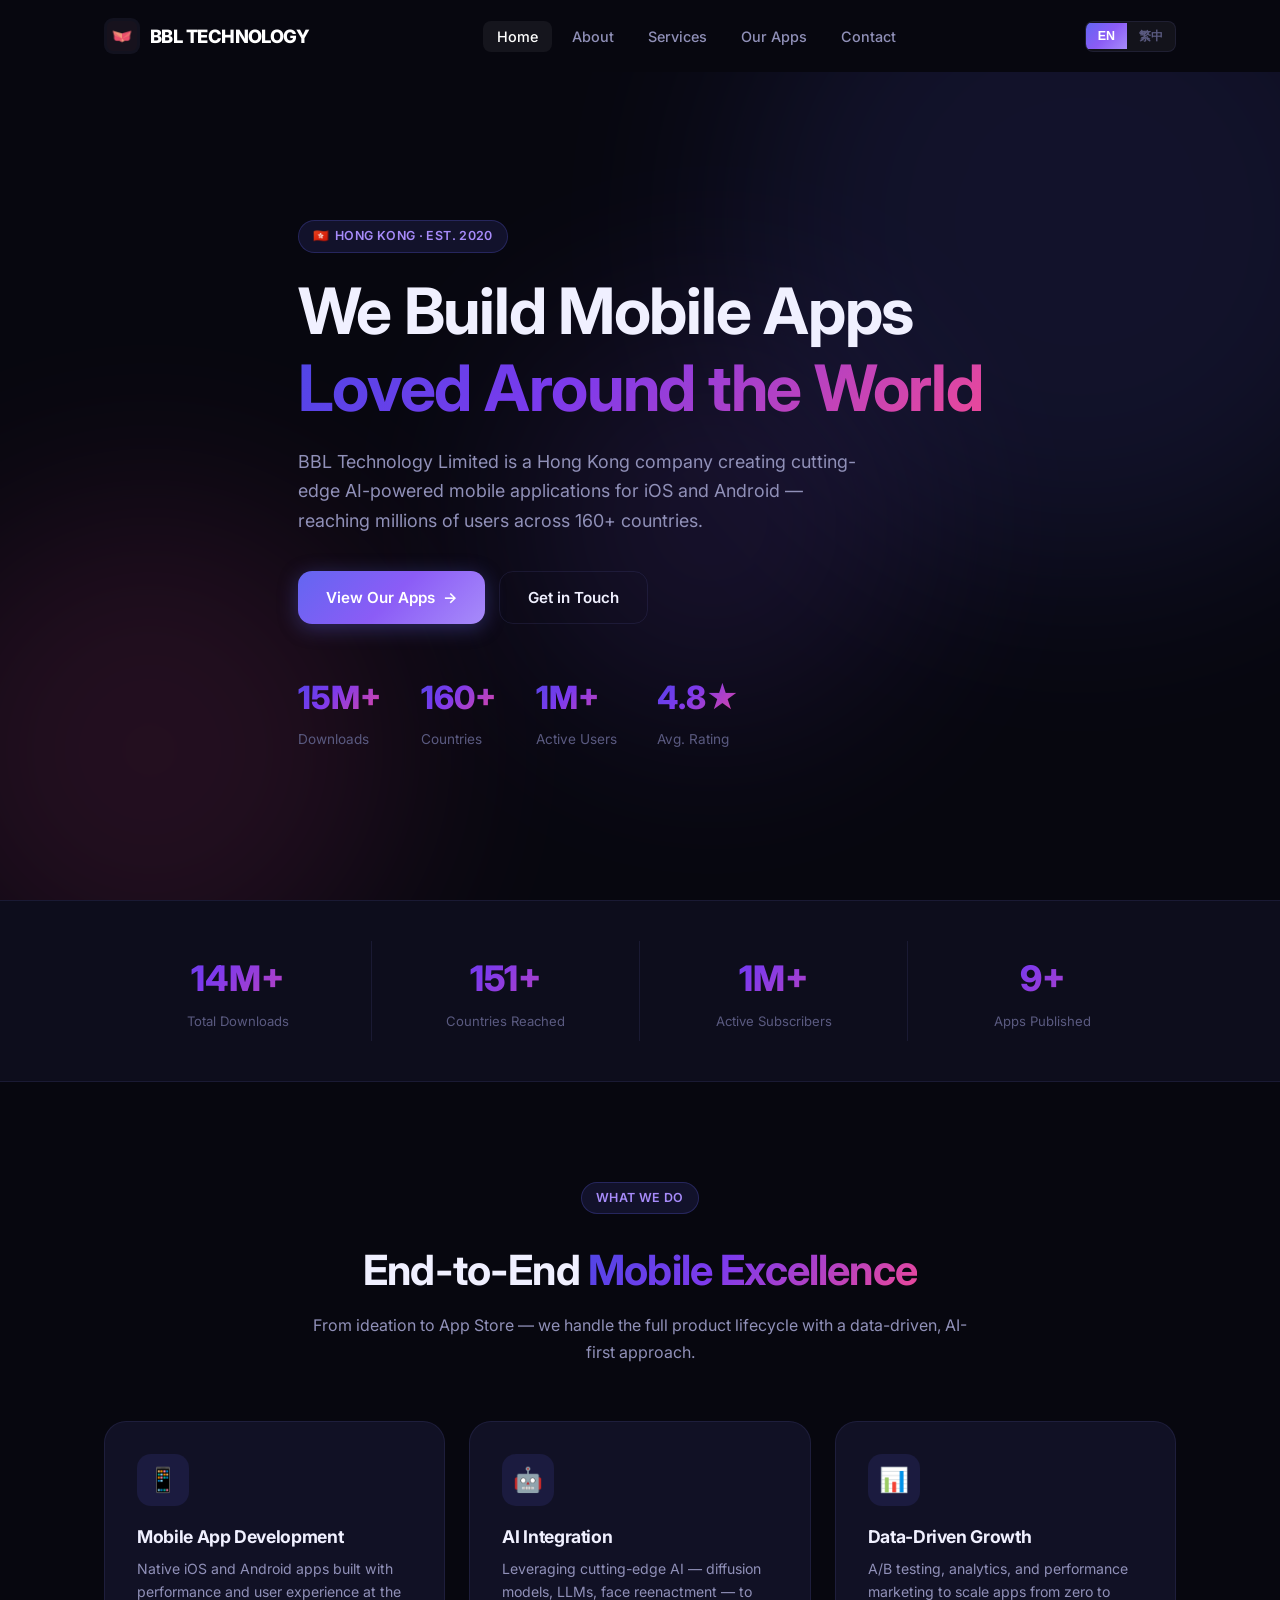
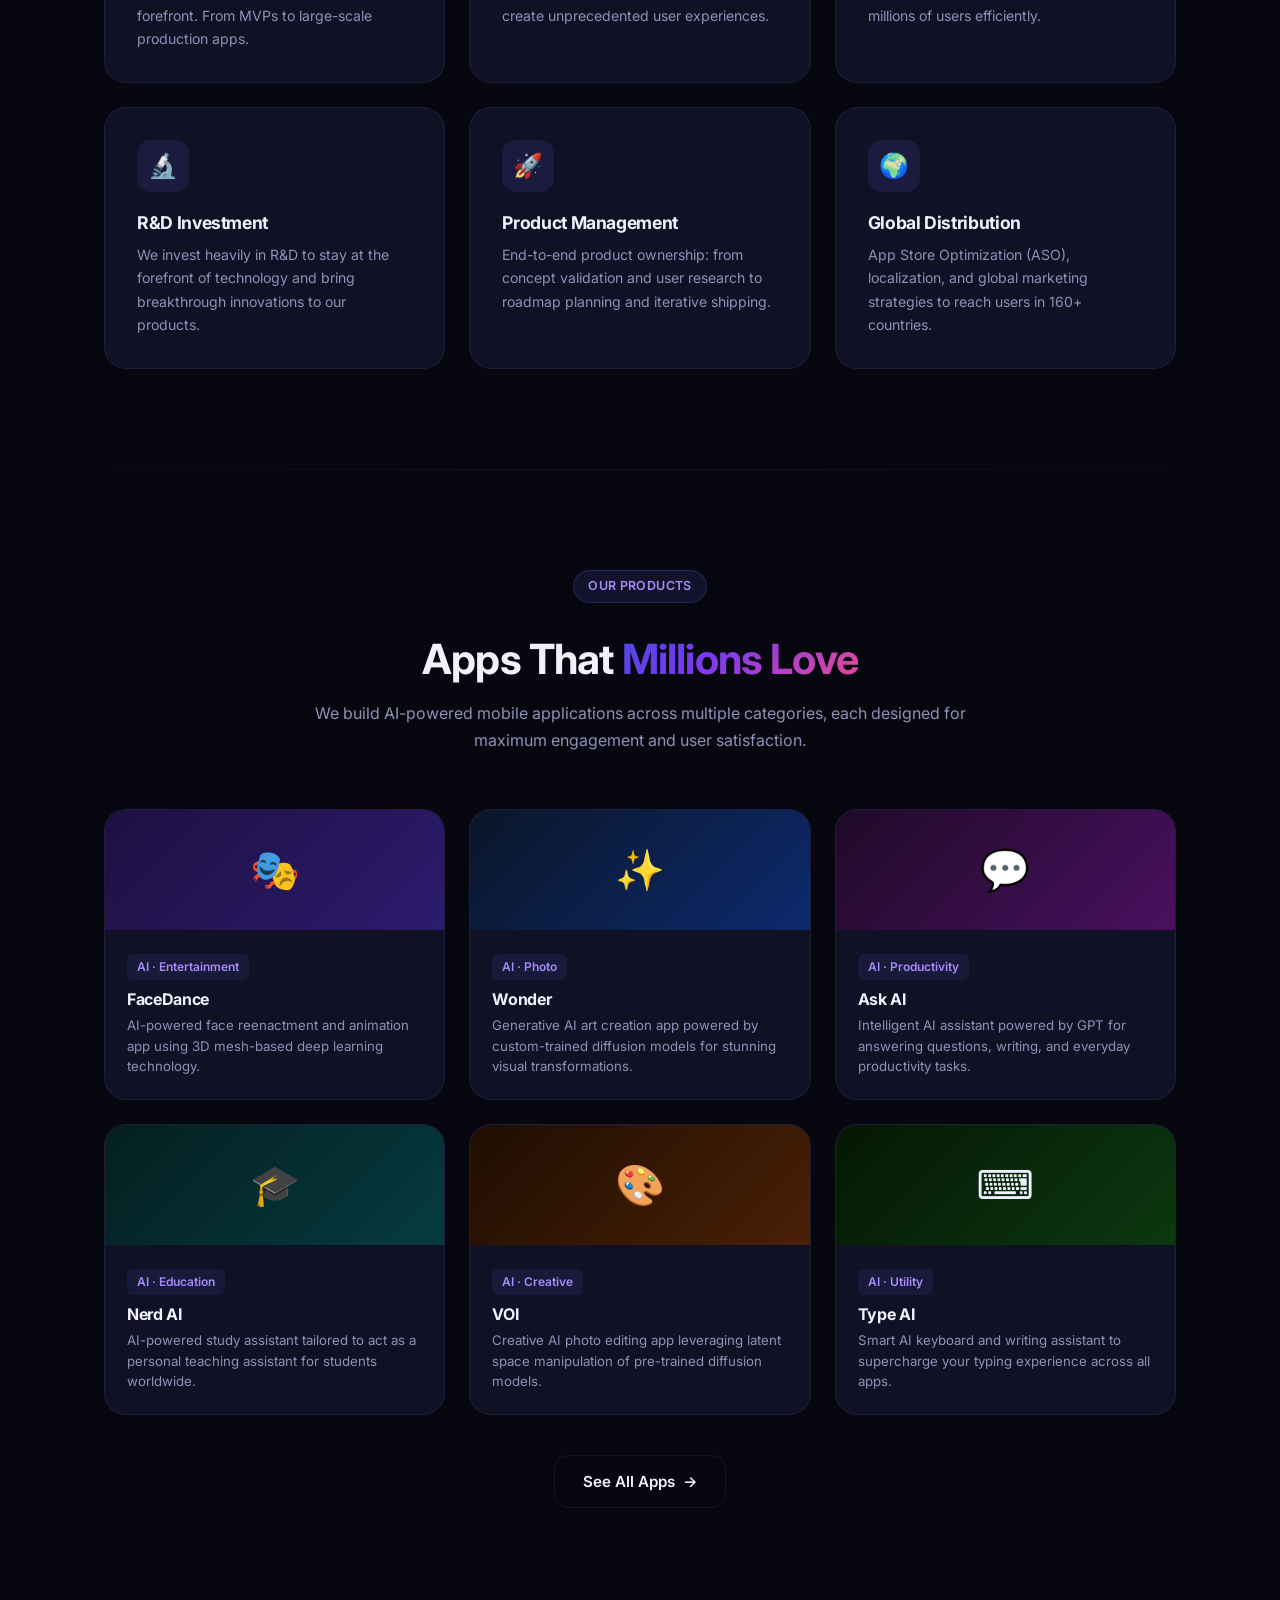
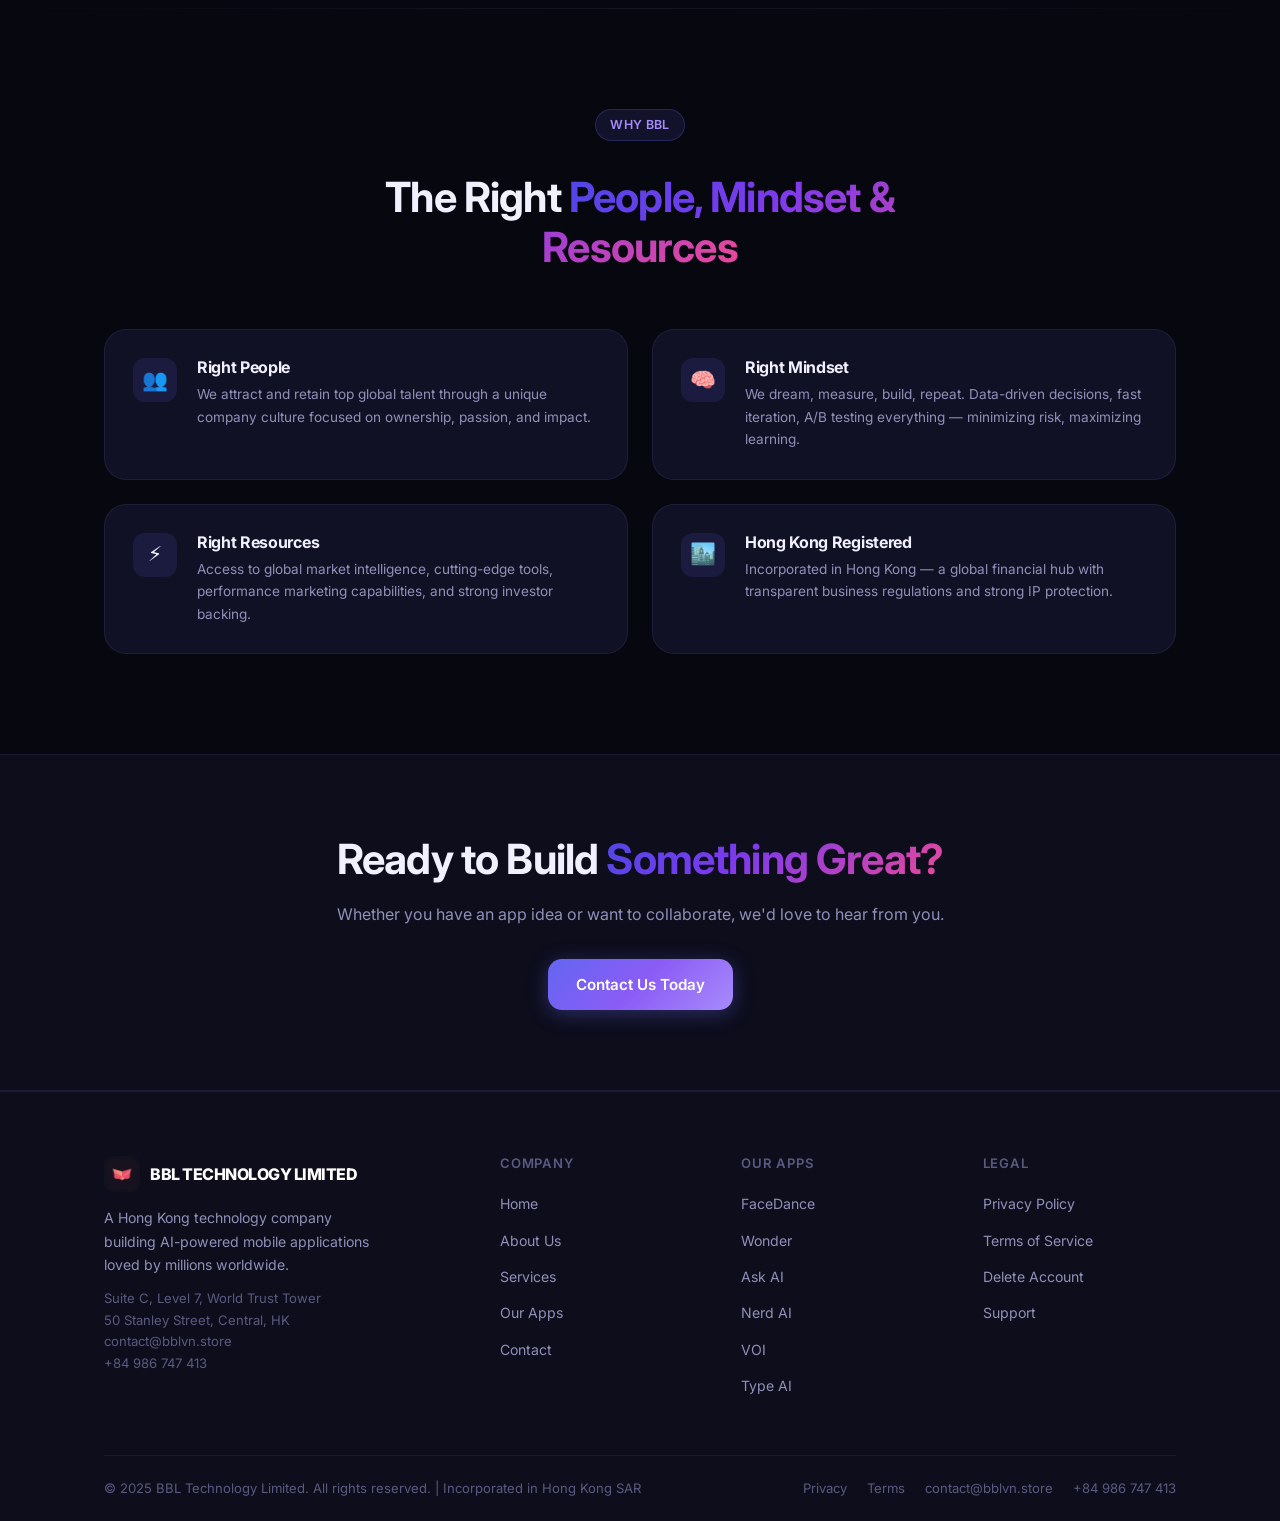
<file: index.html>
<!DOCTYPE html>
<html lang="en">
<head>
  <meta charset="UTF-8" />
  <meta name="viewport" content="width=device-width, initial-scale=1.0" />
  <title>BBL Technology Limited — Mobile App Development, Hong Kong</title>
  <meta name="description" content="BBL Technology Limited is a Hong Kong-based mobile app development company building AI-powered mobile applications loved by millions worldwide." />
  <meta name="keywords" content="BBL Technology, mobile app development, Hong Kong, AI apps, iOS, Android, app store" />
  <meta name="robots" content="index, follow" />
  <meta name="author" content="BBL Technology Limited" />
  <link rel="canonical" href="https://bblvn.store/" />
  <link rel="sitemap" type="application/xml" title="Sitemap" href="https://bblvn.store/sitemap.xml" />

  <!-- Open Graph -->
  <meta property="og:type" content="website" />
  <meta property="og:url" content="https://bblvn.store/" />
  <meta property="og:title" content="BBL Technology Limited — Mobile App Development" />
  <meta property="og:description" content="Hong Kong mobile app company building AI-powered apps loved around the world." />
  <meta property="og:image" content="https://bblvn.store/assets/images/logo.png" />

  <!-- Twitter Card -->
  <meta name="twitter:card" content="summary_large_image" />
  <meta name="twitter:title" content="BBL Technology Limited" />
  <meta name="twitter:description" content="Hong Kong mobile app company building AI-powered apps." />

  <!-- Favicon -->
  <link rel="icon" type="image/png" sizes="32x32" href="assets/images/favicon-32.png" />
  <link rel="icon" type="image/png" sizes="16x16" href="assets/images/favicon-16.png" />
  <link rel="apple-touch-icon" sizes="180x180" href="assets/images/apple-touch-icon.png" />

  <!-- Preconnect Google Fonts -->
  <link rel="preconnect" href="https://fonts.googleapis.com" />
  <link rel="preconnect" href="https://fonts.gstatic.com" crossorigin />
  <link href="https://fonts.googleapis.com/css2?family=Inter:wght@400;500;600;700;800;900&display=swap" rel="stylesheet" />

  <link rel="stylesheet" href="assets/css/style.css" />

  <!-- Structured Data -->
  <script type="application/ld+json">
  {
    "@context": "https://schema.org",
    "@type": "Organization",
    "name": "BBL Technology Limited",
    "url": "https://bblvn.store",
    "logo": "https://bblvn.store/assets/og-image.png",
    "email": "contact@bblvn.store",
    "telephone": "+84986747413",
    "address": {
      "@type": "PostalAddress",
      "streetAddress": "Suite C, Level 7, World Trust Tower, 50 Stanley Street",
      "addressLocality": "Central",
      "addressRegion": "Hong Kong",
      "addressCountry": "HK"
    },
    "sameAs": []
  }
  </script>
</head>
<body>

<!-- ===================== NAVBAR ===================== -->
<nav id="navbar">
  <div class="container nav-inner">
    <a href="#home" class="nav-logo">
      <img src="assets/images/logo.png" alt="BBL Technology" class="nav-logo-img" />
      <span>BBL TECHNOLOGY</span>
    </a>

    <ul class="nav-links">
      <li>
        <a href="#home">
          <span data-lang-en>Home</span>
          <span data-lang-zh style="display:none">首頁</span>
        </a>
      </li>
      <li>
        <a href="#about">
          <span data-lang-en>About</span>
          <span data-lang-zh style="display:none">關於我們</span>
        </a>
      </li>
      <li>
        <a href="#services">
          <span data-lang-en>Services</span>
          <span data-lang-zh style="display:none">服務</span>
        </a>
      </li>
      <li>
        <a href="#apps">
          <span data-lang-en>Our Apps</span>
          <span data-lang-zh style="display:none">我們的應用</span>
        </a>
      </li>
      <li>
        <a href="#contact">
          <span data-lang-en>Contact</span>
          <span data-lang-zh style="display:none">聯繫我們</span>
        </a>
      </li>
    </ul>

    <div class="nav-right">
      <div class="lang-switcher">
        <button class="lang-btn active" data-lang="en">EN</button>
        <button class="lang-btn" data-lang="zh">繁中</button>
      </div>
      <button class="nav-mobile-btn" id="mobileNavBtn" aria-label="Menu">
        <span></span><span></span><span></span>
      </button>
    </div>
  </div>
</nav>

<!-- Mobile nav drawer -->
<div class="nav-drawer" id="navDrawer">
  <a href="#home">
    <span data-lang-en>Home</span>
    <span data-lang-zh style="display:none">首頁</span>
  </a>
  <a href="#about">
    <span data-lang-en>About</span>
    <span data-lang-zh style="display:none">關於我們</span>
  </a>
  <a href="#services">
    <span data-lang-en>Services</span>
    <span data-lang-zh style="display:none">服務</span>
  </a>
  <a href="#apps">
    <span data-lang-en>Our Apps</span>
    <span data-lang-zh style="display:none">我們的應用</span>
  </a>
  <a href="#contact">
    <span data-lang-en>Contact</span>
    <span data-lang-zh style="display:none">聯繫我們</span>
  </a>
  <a href="#privacy" style="color:var(--text-muted);font-size:0.85rem">
    <span data-lang-en>Privacy Policy</span>
    <span data-lang-zh style="display:none">隱私政策</span>
  </a>
  <a href="#terms" style="color:var(--text-muted);font-size:0.85rem">
    <span data-lang-en>Terms of Service</span>
    <span data-lang-zh style="display:none">服務條款</span>
  </a>
</div>

<!-- ===================== APP ===================== -->
<div id="app">

  <!-- =========================================
       PAGE: HOME
       ========================================= -->
  <div class="page" id="page-home">

    <!-- Hero -->
    <section class="hero">
      <div class="hero-bg">
        <div class="hero-blob blob-1"></div>
        <div class="hero-blob blob-2"></div>
        <div class="hero-blob blob-3"></div>
      </div>
      <div class="container">
        <div class="hero-content animate-fade-up">
          <div class="badge">🇭🇰
            <span data-lang-en>Hong Kong · Est. 2020</span>
            <span data-lang-zh style="display:none">香港 · 2020年創立</span>
          </div>
          <h1>
            <span data-lang-en>We Build Mobile Apps<br /><span class="gradient-text">Loved Around the World</span></span>
            <span data-lang-zh style="display:none">我們打造深受全球用戶<br /><span class="gradient-text">喜愛的移動應用</span></span>
          </h1>
          <p style="font-size:1.12rem;margin-top:20px;max-width:560px;" data-lang-en>
            BBL Technology Limited is a Hong Kong company creating cutting-edge AI-powered mobile applications for iOS and Android — reaching millions of users across 160+ countries.
          </p>
          <p style="font-size:1.12rem;margin-top:20px;max-width:560px;display:none" data-lang-zh>
            BBL Technology Limited 是一家香港公司，專為 iOS 和 Android 開發尖端 AI 移動應用程式，服務全球 160 多個國家及地區的數百萬用戶。
          </p>
          <div class="hero-actions animate-fade-up-delay-1">
            <a href="#apps" class="btn btn-primary">
              <span data-lang-en>View Our Apps</span>
              <span data-lang-zh style="display:none">查看我們的應用</span>
              →
            </a>
            <a href="#contact" class="btn btn-outline">
              <span data-lang-en>Get in Touch</span>
              <span data-lang-zh style="display:none">聯繫我們</span>
            </a>
          </div>
          <div class="hero-stat-row animate-fade-up-delay-2">
            <div class="hero-stat">
              <strong>15M+</strong>
              <span data-lang-en>Downloads</span>
              <span data-lang-zh style="display:none">下載量</span>
            </div>
            <div class="hero-stat">
              <strong>160+</strong>
              <span data-lang-en>Countries</span>
              <span data-lang-zh style="display:none">覆蓋國家</span>
            </div>
            <div class="hero-stat">
              <strong>1M+</strong>
              <span data-lang-en>Active Users</span>
              <span data-lang-zh style="display:none">活躍用戶</span>
            </div>
            <div class="hero-stat">
              <strong>4.8★</strong>
              <span data-lang-en>Avg. Rating</span>
              <span data-lang-zh style="display:none">平均評分</span>
            </div>
          </div>
        </div>
      </div>
    </section>

    <!-- Stats Bar -->
    <div class="stats-bar">
      <div class="container">
        <div class="stats-grid">
          <div class="stat-item">
            <div class="number">
              <span data-count="15" data-suffix="M+" data-lang-en>15M+</span>
              <span data-lang-zh style="display:none">1500萬+</span>
            </div>
            <div class="label">
              <span data-lang-en>Total Downloads</span>
              <span data-lang-zh style="display:none">總下載量</span>
            </div>
          </div>
          <div class="stat-item">
            <div class="number">
              <span data-count="160" data-suffix="+" data-lang-en>160+</span>
              <span data-lang-zh style="display:none">160+</span>
            </div>
            <div class="label">
              <span data-lang-en>Countries Reached</span>
              <span data-lang-zh style="display:none">覆蓋國家</span>
            </div>
          </div>
          <div class="stat-item">
            <div class="number">
              <span data-count="1" data-suffix="M+" data-lang-en>1M+</span>
              <span data-lang-zh style="display:none">100萬+</span>
            </div>
            <div class="label">
              <span data-lang-en>Active Subscribers</span>
              <span data-lang-zh style="display:none">活躍訂閱者</span>
            </div>
          </div>
          <div class="stat-item">
            <div class="number">
              <span data-count="10" data-suffix="+" data-lang-en>10+</span>
              <span data-lang-zh style="display:none">10+</span>
            </div>
            <div class="label">
              <span data-lang-en>Apps Published</span>
              <span data-lang-zh style="display:none">已發布應用</span>
            </div>
          </div>
        </div>
      </div>
    </div>

    <!-- What We Do -->
    <section class="section">
      <div class="container">
        <div class="section-header">
          <div class="badge">
            <span data-lang-en>What We Do</span>
            <span data-lang-zh style="display:none">我們的業務</span>
          </div>
          <h2>
            <span data-lang-en>End-to-End <span class="gradient-text">Mobile Excellence</span></span>
            <span data-lang-zh style="display:none">端到端<span class="gradient-text">移動應用卓越服務</span></span>
          </h2>
          <p data-lang-en>From ideation to App Store — we handle the full product lifecycle with a data-driven, AI-first approach.</p>
          <p style="display:none" data-lang-zh>從構思到應用商店——我們以數據驅動、AI 優先的方式處理完整的產品生命週期。</p>
        </div>

        <div class="services-grid">
          <div class="service-card">
            <div class="service-icon">📱</div>
            <h3 data-lang-en>Mobile App Development</h3>
            <h3 style="display:none" data-lang-zh>移動應用開發</h3>
            <p data-lang-en>Native iOS and Android apps built with performance and user experience at the forefront. From MVPs to large-scale production apps.</p>
            <p style="display:none" data-lang-zh>以性能和用戶體驗為核心，構建原生 iOS 和 Android 應用程式，從 MVP 到大規模生產應用皆有涉獵。</p>
          </div>
          <div class="service-card">
            <div class="service-icon">🤖</div>
            <h3 data-lang-en>AI Integration</h3>
            <h3 style="display:none" data-lang-zh>AI 技術整合</h3>
            <p data-lang-en>Leveraging cutting-edge AI — diffusion models, LLMs, face reenactment — to create unprecedented user experiences.</p>
            <p style="display:none" data-lang-zh>運用尖端 AI 技術——擴散模型、大型語言模型、面部重現——打造前所未有的用戶體驗。</p>
          </div>
          <div class="service-card">
            <div class="service-icon">📊</div>
            <h3 data-lang-en>Data-Driven Growth</h3>
            <h3 style="display:none" data-lang-zh>數據驅動增長</h3>
            <p data-lang-en>A/B testing, analytics, and performance marketing to scale apps from zero to millions of users efficiently.</p>
            <p style="display:none" data-lang-zh>通過 A/B 測試、數據分析和效果營銷，高效地將應用從零擴展至數百萬用戶。</p>
          </div>
          <div class="service-card">
            <div class="service-icon">🔬</div>
            <h3 data-lang-en>R&amp;D Investment</h3>
            <h3 style="display:none" data-lang-zh>研發投資</h3>
            <p data-lang-en>We invest heavily in R&amp;D to stay at the forefront of technology and bring breakthrough innovations to our products.</p>
            <p style="display:none" data-lang-zh>我們大力投資研發，保持技術前沿，為產品帶來突破性創新。</p>
          </div>
          <div class="service-card">
            <div class="service-icon">🚀</div>
            <h3 data-lang-en>Product Management</h3>
            <h3 style="display:none" data-lang-zh>產品管理</h3>
            <p data-lang-en>End-to-end product ownership: from concept validation and user research to roadmap planning and iterative shipping.</p>
            <p style="display:none" data-lang-zh>全面的產品管理：從概念驗證和用戶研究，到路線圖規劃和迭代交付。</p>
          </div>
          <div class="service-card">
            <div class="service-icon">🌍</div>
            <h3 data-lang-en>Global Distribution</h3>
            <h3 style="display:none" data-lang-zh>全球分發</h3>
            <p data-lang-en>App Store Optimization (ASO), localization, and global marketing strategies to reach users in 160+ countries.</p>
            <p style="display:none" data-lang-zh>應用商店優化 (ASO)、本地化及全球行銷策略，觸達 160 多個國家的用戶。</p>
          </div>
        </div>
      </div>
    </section>

    <div class="divider"></div>

    <!-- Featured Products -->
    <section class="section">
      <div class="container">
        <div class="section-header">
          <div class="badge">
            <span data-lang-en>Our Products</span>
            <span data-lang-zh style="display:none">我們的產品</span>
          </div>
          <h2>
            <span data-lang-en>Apps That <span class="gradient-text">Millions Love</span></span>
            <span data-lang-zh style="display:none">數百萬用戶<span class="gradient-text">深愛的應用</span></span>
          </h2>
          <p data-lang-en>We build AI-powered mobile applications across multiple categories, each designed for maximum engagement and user satisfaction.</p>
          <p style="display:none" data-lang-zh>我們在多個類別中構建 AI 驅動的移動應用程式，每款應用均以最大化用戶參與度和滿意度為設計目標。</p>
        </div>

        <div class="products-grid">
          <div class="product-card">
            <div class="product-header purple">🎭</div>
            <div class="product-body">
              <div class="tag">AI · Entertainment</div>
              <h3 style="margin-top:10px">FaceDance</h3>
              <p data-lang-en>AI-powered face reenactment and animation app using 3D mesh-based deep learning technology.</p>
              <p style="display:none" data-lang-zh>使用 3D 網格深度學習技術的 AI 面部重現與動畫應用程式。</p>
            </div>
          </div>
          <div class="product-card">
            <div class="product-header blue">✨</div>
            <div class="product-body">
              <div class="tag">AI · Photo</div>
              <h3 style="margin-top:10px">Wonder</h3>
              <p data-lang-en>Generative AI art creation app powered by custom-trained diffusion models for stunning visual transformations.</p>
              <p style="display:none" data-lang-zh>由自訓練擴散模型驅動的生成式 AI 藝術創作應用，帶來令人驚嘆的視覺變換。</p>
            </div>
          </div>
          <div class="product-card">
            <div class="product-header pink">💬</div>
            <div class="product-body">
              <div class="tag">AI · Productivity</div>
              <h3 style="margin-top:10px">Ask AI</h3>
              <p data-lang-en>Intelligent AI assistant powered by GPT for answering questions, writing, and everyday productivity tasks.</p>
              <p style="display:none" data-lang-zh>由 GPT 驅動的智能 AI 助手，用於回答問題、寫作及日常生產力任務。</p>
            </div>
          </div>
          <div class="product-card">
            <div class="product-header teal">🎓</div>
            <div class="product-body">
              <div class="tag">AI · Education</div>
              <h3 style="margin-top:10px">Nerd AI</h3>
              <p data-lang-en>AI-powered study assistant tailored to act as a personal teaching assistant for students worldwide.</p>
              <p style="display:none" data-lang-zh>AI 驅動的學習助手，專為全球學生量身定製的個人教學助理。</p>
            </div>
          </div>
          <div class="product-card">
            <div class="product-header orange">🎨</div>
            <div class="product-body">
              <div class="tag">AI · Creative</div>
              <h3 style="margin-top:10px">VOI</h3>
              <p data-lang-en>Creative AI photo editing app leveraging latent space manipulation of pre-trained diffusion models.</p>
              <p style="display:none" data-lang-zh>創意 AI 照片編輯應用，利用預訓練擴散模型的潛在空間操作。</p>
            </div>
          </div>
          <div class="product-card">
            <div class="product-header green">⌨️</div>
            <div class="product-body">
              <div class="tag">AI · Utility</div>
              <h3 style="margin-top:10px">Type AI</h3>
              <p data-lang-en>Smart AI keyboard and writing assistant to supercharge your typing experience across all apps.</p>
              <p style="display:none" data-lang-zh>智能 AI 鍵盤和寫作助手，讓您在所有應用中的輸入體驗大幅提升。</p>
            </div>
          </div>
        </div>

        <div style="text-align:center;margin-top:40px">
          <a href="#apps" class="btn btn-outline">
            <span data-lang-en>See All Apps</span>
            <span data-lang-zh style="display:none">查看所有應用</span>
            →
          </a>
        </div>
      </div>
    </section>

    <div class="divider"></div>

    <!-- Why BBL -->
    <section class="section">
      <div class="container">
        <div class="section-header">
          <div class="badge">
            <span data-lang-en>Why BBL</span>
            <span data-lang-zh style="display:none">為何選擇 BBL</span>
          </div>
          <h2>
            <span data-lang-en>The Right <span class="gradient-text">People, Mindset &amp; Resources</span></span>
            <span data-lang-zh style="display:none">正確的<span class="gradient-text">人才、思維與資源</span></span>
          </h2>
        </div>
        <div class="why-grid" style="margin-top:56px">
          <div class="why-card">
            <div class="why-icon">👥</div>
            <div>
              <h4 data-lang-en>Right People</h4>
              <h4 style="display:none" data-lang-zh>正確的人才</h4>
              <p data-lang-en>We attract and retain top global talent through a unique company culture focused on ownership, passion, and impact.</p>
              <p style="display:none" data-lang-zh>我們通過獨特的企業文化，吸引並留住全球頂尖人才，注重主人翁精神、熱情與影響力。</p>
            </div>
          </div>
          <div class="why-card">
            <div class="why-icon">🧠</div>
            <div>
              <h4 data-lang-en>Right Mindset</h4>
              <h4 style="display:none" data-lang-zh>正確的思維</h4>
              <p data-lang-en>We dream, measure, build, repeat. Data-driven decisions, fast iteration, A/B testing everything — minimizing risk, maximizing learning.</p>
              <p style="display:none" data-lang-zh>我們夢想、衡量、構建、重複。數據驅動決策，快速迭代，A/B 測試一切——最小化風險，最大化學習。</p>
            </div>
          </div>
          <div class="why-card">
            <div class="why-icon">⚡</div>
            <div>
              <h4 data-lang-en>Right Resources</h4>
              <h4 style="display:none" data-lang-zh>正確的資源</h4>
              <p data-lang-en>Access to global market intelligence, cutting-edge tools, performance marketing capabilities, and strong investor backing.</p>
              <p style="display:none" data-lang-zh>獲取全球市場情報、尖端工具、效果行銷能力及強大的投資者支持。</p>
            </div>
          </div>
          <div class="why-card">
            <div class="why-icon">🏙️</div>
            <div>
              <h4 data-lang-en>Hong Kong Registered</h4>
              <h4 style="display:none" data-lang-zh>香港註冊企業</h4>
              <p data-lang-en>Incorporated in Hong Kong — a global financial hub with transparent business regulations and strong IP protection.</p>
              <p style="display:none" data-lang-zh>在香港（全球金融中心）依法註冊，擁有透明的商業法規及強有力的知識產權保護。</p>
            </div>
          </div>
        </div>
      </div>
    </section>

    <!-- CTA -->
    <div class="cta-banner">
      <div class="container">
        <div class="cta-inner">
          <h2>
            <span data-lang-en>Ready to Build <span class="gradient-text">Something Great?</span></span>
            <span data-lang-zh style="display:none">準備好打造<span class="gradient-text">卓越產品</span>了嗎？</span>
          </h2>
          <p data-lang-en>Whether you have an app idea or want to collaborate, we'd love to hear from you.</p>
          <p style="display:none" data-lang-zh>無論您有應用創意還是希望合作，我們都期待與您交流。</p>
          <a href="#contact" class="btn btn-primary">
            <span data-lang-en>Contact Us Today</span>
            <span data-lang-zh style="display:none">立即聯繫我們</span>
          </a>
        </div>
      </div>
    </div>
  </div>
  <!-- /page-home -->

  <!-- =========================================
       PAGE: ABOUT
       ========================================= -->
  <div class="page" id="page-about">
    <section class="section">
      <div class="container">
        <div class="about-hero">
          <div class="badge">
            <span data-lang-en>About Us</span>
            <span data-lang-zh style="display:none">關於我們</span>
          </div>
          <h1>
            <span data-lang-en>Building the Future of <span class="gradient-text">Mobile AI</span></span>
            <span data-lang-zh style="display:none">構建<span class="gradient-text">移動 AI</span> 的未來</span>
          </h1>
          <p data-lang-en>BBL Technology Limited is a Hong Kong company on a mission to lead the mobile AI app space by building cutting-edge applications that reach millions of people worldwide.</p>
          <p style="display:none" data-lang-zh>BBL Technology Limited 是一家致力於引領移動 AI 應用領域的香港公司，構建觸達全球數百萬用戶的尖端應用程式。</p>
        </div>

        <div class="about-blocks">
          <div class="about-block">
            <div class="number">2020</div>
            <h3 data-lang-en>Year Founded</h3>
            <h3 style="display:none" data-lang-zh>創立年份</h3>
            <p data-lang-en>Founded in Hong Kong with a mission to democratize AI-powered mobile experiences for users everywhere.</p>
            <p style="display:none" data-lang-zh>在香港創立，使命是讓全球用戶都能享受到 AI 驅動的移動體驗。</p>
          </div>
          <div class="about-block">
            <div class="number">HK</div>
            <h3 data-lang-en>Headquartered in Hong Kong</h3>
            <h3 style="display:none" data-lang-zh>總部位於香港</h3>
            <p data-lang-en>Suite C, Level 7, World Trust Tower, 50 Stanley Street, Central, Hong Kong — at the heart of Asia's financial hub.</p>
            <p style="display:none" data-lang-zh>香港中環士丹利街 50 號萬信大廈 7 樓 C 室——位於亞洲金融中心的核心地帶。</p>
          </div>
        </div>

        <div style="margin-top:60px">
          <div class="section-header">
            <h2>
              <span data-lang-en>Our <span class="gradient-text">Core Values</span></span>
              <span data-lang-zh style="display:none">我們的<span class="gradient-text">核心價值觀</span></span>
            </h2>
          </div>
          <div class="team-values">
            <div class="value-card">
              <div class="value-icon">🎯</div>
              <h4 data-lang-en>User First</h4>
              <h4 style="display:none" data-lang-zh>用戶優先</h4>
              <p data-lang-en>Every decision is driven by understanding and serving our users better.</p>
              <p style="display:none" data-lang-zh>每個決策都以更好地理解和服務用戶為驅動。</p>
            </div>
            <div class="value-card">
              <div class="value-icon">🔬</div>
              <h4 data-lang-en>Innovation</h4>
              <h4 style="display:none" data-lang-zh>創新</h4>
              <p data-lang-en>We invest heavily in R&amp;D to stay at the frontier of AI and mobile technology.</p>
              <p style="display:none" data-lang-zh>我們大力投資研發，保持在 AI 和移動技術的最前沿。</p>
            </div>
            <div class="value-card">
              <div class="value-icon">📈</div>
              <h4 data-lang-en>Data Driven</h4>
              <h4 style="display:none" data-lang-zh>數據驅動</h4>
              <p data-lang-en>Measure before we act. Ship fast, test everything, iterate based on data.</p>
              <p style="display:none" data-lang-zh>行動前先衡量。快速交付，測試一切，基於數據迭代。</p>
            </div>
            <div class="value-card">
              <div class="value-icon">🌐</div>
              <h4 data-lang-en>Global Thinking</h4>
              <h4 style="display:none" data-lang-zh>全球視野</h4>
              <p data-lang-en>Building products for the world, not just one market or region.</p>
              <p style="display:none" data-lang-zh>為全球用戶打造產品，而非僅針對單一市場或地區。</p>
            </div>
            <div class="value-card">
              <div class="value-icon">⚖️</div>
              <h4 data-lang-en>Integrity</h4>
              <h4 style="display:none" data-lang-zh>誠信</h4>
              <p data-lang-en>Transparent, ethical, and compliant operations — from data privacy to business practices.</p>
              <p style="display:none" data-lang-zh>透明、道德、合規的運營——從數據隱私到商業實踐。</p>
            </div>
            <div class="value-card">
              <div class="value-icon">🤝</div>
              <h4 data-lang-en>Collaboration</h4>
              <h4 style="display:none" data-lang-zh>合作</h4>
              <p data-lang-en>Great products are built by great teams. We foster a culture of trust and shared ownership.</p>
              <p style="display:none" data-lang-zh>卓越的產品由卓越的團隊打造。我們培育信任與共同擁有的文化。</p>
            </div>
          </div>
        </div>

        <div style="margin-top:80px;background:var(--bg-card);border:1px solid var(--border);border-radius:var(--radius-lg);padding:40px 44px;display:grid;grid-template-columns:1fr 1fr;gap:32px">
          <div>
            <h3 style="margin-bottom:16px">
              <span data-lang-en>Company Information</span>
              <span data-lang-zh style="display:none">公司資訊</span>
            </h3>
            <table style="width:100%;border-collapse:collapse">
              <tr>
                <td style="padding:10px 0;border-bottom:1px solid var(--border);color:var(--text-muted);font-size:0.85rem;width:40%">
                  <span data-lang-en>Legal Name</span><span data-lang-zh style="display:none">法定名稱</span>
                </td>
                <td style="padding:10px 0;border-bottom:1px solid var(--border);font-size:0.88rem">BBL Technology Limited</td>
              </tr>
              <tr>
                <td style="padding:10px 0;border-bottom:1px solid var(--border);color:var(--text-muted);font-size:0.85rem">
                  <span data-lang-en>Jurisdiction</span><span data-lang-zh style="display:none">司法管轄區</span>
                </td>
                <td style="padding:10px 0;border-bottom:1px solid var(--border);font-size:0.88rem">
                  <span data-lang-en>Hong Kong SAR, China</span><span data-lang-zh style="display:none">中國香港特別行政區</span>
                </td>
              </tr>
              <tr>
                <td style="padding:10px 0;border-bottom:1px solid var(--border);color:var(--text-muted);font-size:0.85rem">
                  <span data-lang-en>Industry</span><span data-lang-zh style="display:none">行業</span>
                </td>
                <td style="padding:10px 0;border-bottom:1px solid var(--border);font-size:0.88rem">
                  <span data-lang-en>Mobile Technology / AI</span><span data-lang-zh style="display:none">移動技術 / 人工智能</span>
                </td>
              </tr>
              <tr>
                <td style="padding:10px 0;color:var(--text-muted);font-size:0.85rem">
                  <span data-lang-en>Website</span><span data-lang-zh style="display:none">網站</span>
                </td>
                <td style="padding:10px 0;font-size:0.88rem"><a href="https://bblvn.store" style="color:var(--accent-3)">bblvn.store</a></td>
              </tr>
            </table>
          </div>
          <div>
            <h3 style="margin-bottom:16px">
              <span data-lang-en>Registered Address</span>
              <span data-lang-zh style="display:none">註冊地址</span>
            </h3>
            <address style="font-style:normal;font-size:0.93rem;color:var(--text-secondary);line-height:1.9">
              Suite C, Level 7<br />
              World Trust Tower<br />
              50 Stanley Street<br />
              Central, Hong Kong
            </address>
            <div style="margin-top:20px">
              <a href="mailto:contact@bblvn.store" style="color:var(--accent-3);font-size:0.93rem">contact@bblvn.store</a><br />
              <a href="tel:+84986747413" style="color:var(--accent-3);font-size:0.93rem">+84 986 747 413</a>
            </div>
          </div>
        </div>
      </div>
    </section>
  </div>
  <!-- /page-about -->

  <!-- =========================================
       PAGE: SERVICES
       ========================================= -->
  <div class="page" id="page-services">
    <section class="section">
      <div class="container">
        <div class="services-hero">
          <div class="badge">
            <span data-lang-en>Services</span>
            <span data-lang-zh style="display:none">服務</span>
          </div>
          <h1>
            <span data-lang-en>What We <span class="gradient-text">Specialize In</span></span>
            <span data-lang-zh style="display:none">我們的<span class="gradient-text">專業領域</span></span>
          </h1>
          <p data-lang-en>A full-stack mobile product company, from concept to global scale — powered by AI and data at every step.</p>
          <p style="display:none" data-lang-zh>全棧移動產品公司，從概念到全球規模——每個環節都由 AI 和數據驅動。</p>
        </div>

        <div class="services-detailed">
          <div class="service-detail-card">
            <div class="service-detail-icon">📱</div>
            <h3 data-lang-en>Mobile App Development</h3>
            <h3 style="display:none" data-lang-zh>移動應用開發</h3>
            <p data-lang-en>We build high-performance, scalable mobile applications for iOS and Android with a focus on clean architecture, beautiful UX, and long-term maintainability.</p>
            <p style="display:none" data-lang-zh>我們為 iOS 和 Android 構建高性能、可擴展的移動應用，注重簡潔架構、精美用戶體驗和長期可維護性。</p>
            <ul class="service-feature-list">
              <li data-lang-en>Native iOS (Swift) &amp; Android (Kotlin)</li>
              <li style="display:none" data-lang-zh>原生 iOS (Swift) 和 Android (Kotlin)</li>
              <li data-lang-en>Cross-platform with Flutter / React Native</li>
              <li style="display:none" data-lang-zh>Flutter / React Native 跨平台開發</li>
              <li data-lang-en>End-to-end from design to App Store submission</li>
              <li style="display:none" data-lang-zh>從設計到應用商店提交的端到端服務</li>
              <li data-lang-en>App Store &amp; Google Play optimization</li>
              <li style="display:none" data-lang-zh>App Store 和 Google Play 優化</li>
            </ul>
          </div>

          <div class="service-detail-card">
            <div class="service-detail-icon">🤖</div>
            <h3 data-lang-en>AI &amp; Machine Learning</h3>
            <h3 style="display:none" data-lang-zh>人工智能與機器學習</h3>
            <p data-lang-en>We integrate state-of-the-art AI technologies — including custom-trained models — to create genuinely intelligent mobile experiences.</p>
            <p style="display:none" data-lang-zh>我們整合最先進的 AI 技術（包括自訓練模型），創造真正智能的移動體驗。</p>
            <ul class="service-feature-list">
              <li data-lang-en>Large Language Model (LLM) integration</li>
              <li style="display:none" data-lang-zh>大型語言模型 (LLM) 整合</li>
              <li data-lang-en>Generative image / diffusion models</li>
              <li style="display:none" data-lang-zh>生成圖像 / 擴散模型</li>
              <li data-lang-en>Computer vision &amp; face technology</li>
              <li style="display:none" data-lang-zh>計算機視覺和面部技術</li>
              <li data-lang-en>On-device ML model inference</li>
              <li style="display:none" data-lang-zh>設備端 ML 模型推理</li>
            </ul>
          </div>

          <div class="service-detail-card">
            <div class="service-detail-icon">📊</div>
            <h3 data-lang-en>Product &amp; Growth Strategy</h3>
            <h3 style="display:none" data-lang-zh>產品與增長策略</h3>
            <p data-lang-en>Data-driven product management culture with rigorous testing and a clear roadmap to scale apps to millions of users worldwide.</p>
            <p style="display:none" data-lang-zh>嚴格測試、清晰路線圖，以數據驅動的產品管理文化，將應用擴展至全球數百萬用戶。</p>
            <ul class="service-feature-list">
              <li data-lang-en>User research &amp; hypothesis testing</li>
              <li style="display:none" data-lang-zh>用戶研究和假設測試</li>
              <li data-lang-en>A/B testing &amp; conversion optimization</li>
              <li style="display:none" data-lang-zh>A/B 測試和轉化優化</li>
              <li data-lang-en>Analytics &amp; KPI frameworks</li>
              <li style="display:none" data-lang-zh>分析和 KPI 框架</li>
              <li data-lang-en>Subscription &amp; monetization strategy</li>
              <li style="display:none" data-lang-zh>訂閱和盈利策略</li>
            </ul>
          </div>

          <div class="service-detail-card">
            <div class="service-detail-icon">🌍</div>
            <h3 data-lang-en>Global Marketing &amp; Distribution</h3>
            <h3 style="display:none" data-lang-zh>全球行銷與分發</h3>
            <p data-lang-en>From App Store Optimization to paid user acquisition, we have the marketing engine to make your app a global success.</p>
            <p style="display:none" data-lang-zh>從應用商店優化到付費用戶獲取，我們擁有使您的應用在全球取得成功的行銷引擎。</p>
            <ul class="service-feature-list">
              <li data-lang-en>App Store Optimization (ASO)</li>
              <li style="display:none" data-lang-zh>應用商店優化 (ASO)</li>
              <li data-lang-en>Performance marketing (Meta, Google, TikTok)</li>
              <li style="display:none" data-lang-zh>效果行銷 (Meta, Google, TikTok)</li>
              <li data-lang-en>Localization for 50+ languages</li>
              <li style="display:none" data-lang-zh>50 多種語言本地化</li>
              <li data-lang-en>Influencer &amp; viral growth campaigns</li>
              <li style="display:none" data-lang-zh>網紅行銷和病毒式增長活動</li>
            </ul>
          </div>
        </div>

        <!-- Process -->
        <div class="process-section">
          <div class="section-header">
            <div class="badge">
              <span data-lang-en>Our Process</span>
              <span data-lang-zh style="display:none">我們的流程</span>
            </div>
            <h2>
              <span data-lang-en>Dream. Measure. <span class="gradient-text">Build. Repeat.</span></span>
              <span data-lang-zh style="display:none">夢想。衡量。<span class="gradient-text">構建。重複。</span></span>
            </h2>
          </div>
          <div class="process-steps">
            <div class="process-step">
              <div class="step-num">💡</div>
              <h4 data-lang-en>Ideation</h4>
              <h4 style="display:none" data-lang-zh>創意構思</h4>
              <p data-lang-en>Market research &amp; opportunity analysis</p>
              <p style="display:none" data-lang-zh>市場調研和機會分析</p>
            </div>
            <div class="process-step">
              <div class="step-num">📐</div>
              <h4 data-lang-en>Design</h4>
              <h4 style="display:none" data-lang-zh>設計</h4>
              <p data-lang-en>UX/UI prototyping &amp; user testing</p>
              <p style="display:none" data-lang-zh>UX/UI 原型和用戶測試</p>
            </div>
            <div class="process-step">
              <div class="step-num">🔨</div>
              <h4 data-lang-en>Build</h4>
              <h4 style="display:none" data-lang-zh>構建</h4>
              <p data-lang-en>Agile development &amp; QA</p>
              <p style="display:none" data-lang-zh>敏捷開發和質量保證</p>
            </div>
            <div class="process-step">
              <div class="step-num">🚀</div>
              <h4 data-lang-en>Launch</h4>
              <h4 style="display:none" data-lang-zh>發布</h4>
              <p data-lang-en>App Store submission &amp; go-to-market</p>
              <p style="display:none" data-lang-zh>應用商店提交和市場推廣</p>
            </div>
            <div class="process-step">
              <div class="step-num">📈</div>
              <h4 data-lang-en>Grow</h4>
              <h4 style="display:none" data-lang-zh>增長</h4>
              <p data-lang-en>Marketing, ASO &amp; retention</p>
              <p style="display:none" data-lang-zh>行銷、ASO 和用戶留存</p>
            </div>
          </div>
        </div>
      </div>
    </section>
  </div>
  <!-- /page-services -->

  <!-- =========================================
       PAGE: APPS
       ========================================= -->
  <div class="page" id="page-apps">
    <section class="section">
      <div class="container">
        <div class="apps-hero">
          <div class="badge">
            <span data-lang-en>Our Apps</span>
            <span data-lang-zh style="display:none">我們的應用</span>
          </div>
          <h1>
            <span data-lang-en>Cutting-Edge Apps <span class="gradient-text">For Everyone</span></span>
            <span data-lang-zh style="display:none">面向所有人的<span class="gradient-text">尖端應用</span></span>
          </h1>
          <p data-lang-en>We build and publish AI-powered mobile apps across entertainment, productivity, creativity, and education — available on iOS and Android worldwide.</p>
          <p style="display:none" data-lang-zh>我們在娛樂、生產力、創意和教育領域構建並發布 AI 驅動的移動應用，在全球 iOS 和 Android 平台上提供。</p>
        </div>

        <div class="apps-grid">
          <div class="app-card">
            <div class="app-banner" style="background:linear-gradient(135deg,#1e1042,#2d1b6e)">🎭</div>
            <div class="app-body">
              <div class="app-meta">
                <div class="tag">Entertainment · AI</div>
                <span style="font-size:0.8rem;color:var(--text-muted)">4.8 ★</span>
              </div>
              <h3>FaceDance</h3>
              <p data-lang-en>AI-powered face reenactment and animation. Bring photos to life using 3D mesh-based deep learning — create viral videos with a single tap.</p>
              <p style="display:none" data-lang-zh>AI 驅動的面部重現和動畫。使用 3D 網格深度學習技術讓照片栩栩如生——一鍵創作病毒式傳播視頻。</p>
              <div class="app-store-links">
                <span class="store-badge">🍎 App Store</span>
                <span class="store-badge">🤖 Google Play</span>
              </div>
            </div>
          </div>

          <div class="app-card">
            <div class="app-banner" style="background:linear-gradient(135deg,#0a1628,#0d2a6e)">✨</div>
            <div class="app-body">
              <div class="app-meta">
                <div class="tag">Photo · AI Art</div>
                <span style="font-size:0.8rem;color:var(--text-muted)">4.7 ★</span>
              </div>
              <h3>Wonder</h3>
              <p data-lang-en>Generative AI art creation powered by custom-trained diffusion models. Transform photos into stunning AI artwork in seconds.</p>
              <p style="display:none" data-lang-zh>由自訓練擴散模型驅動的生成式 AI 藝術創作。幾秒內將照片轉化為令人驚嘆的 AI 藝術作品。</p>
              <div class="app-store-links">
                <span class="store-badge">🍎 App Store</span>
                <span class="store-badge">🤖 Google Play</span>
              </div>
            </div>
          </div>

          <div class="app-card">
            <div class="app-banner" style="background:linear-gradient(135deg,#1f0a28,#4a1060)">💬</div>
            <div class="app-body">
              <div class="app-meta">
                <div class="tag">Productivity · AI</div>
                <span style="font-size:0.8rem;color:var(--text-muted)">4.9 ★</span>
              </div>
              <h3>Ask AI</h3>
              <p data-lang-en>Your intelligent AI assistant powered by GPT. Get instant answers, help with writing, analysis, coding, and everyday tasks.</p>
              <p style="display:none" data-lang-zh>由 GPT 驅動的智能 AI 助手。即時獲取答案，獲得寫作、分析、編碼和日常任務的幫助。</p>
              <div class="app-store-links">
                <span class="store-badge">🍎 App Store</span>
                <span class="store-badge">🤖 Google Play</span>
              </div>
            </div>
          </div>

          <div class="app-card">
            <div class="app-banner" style="background:linear-gradient(135deg,#041f20,#063b40)">🎓</div>
            <div class="app-body">
              <div class="app-meta">
                <div class="tag">Education · AI</div>
                <span style="font-size:0.8rem;color:var(--text-muted)">4.8 ★</span>
              </div>
              <h3>Nerd AI</h3>
              <p data-lang-en>Your personal AI teaching assistant. Get step-by-step homework help, explanations, and study guidance across all subjects.</p>
              <p style="display:none" data-lang-zh>您的個人 AI 教學助手。獲取逐步作業輔導、解釋和跨學科學習指導。</p>
              <div class="app-store-links">
                <span class="store-badge">🍎 App Store</span>
                <span class="store-badge">🤖 Google Play</span>
              </div>
            </div>
          </div>

          <div class="app-card">
            <div class="app-banner" style="background:linear-gradient(135deg,#1f0e02,#4a2006)">🎨</div>
            <div class="app-body">
              <div class="app-meta">
                <div class="tag">Creative · AI</div>
                <span style="font-size:0.8rem;color:var(--text-muted)">4.7 ★</span>
              </div>
              <h3>VOI</h3>
              <p data-lang-en>Creative AI photo editor with stunning filters and transformations powered by latent diffusion model technology.</p>
              <p style="display:none" data-lang-zh>創意 AI 照片編輯器，由潛在擴散模型技術驅動，提供令人驚嘆的濾鏡和變換效果。</p>
              <div class="app-store-links">
                <span class="store-badge">🍎 App Store</span>
                <span class="store-badge">🤖 Google Play</span>
              </div>
            </div>
          </div>

          <div class="app-card">
            <div class="app-banner" style="background:linear-gradient(135deg,#051805,#0c3810)">⌨️</div>
            <div class="app-body">
              <div class="app-meta">
                <div class="tag">Utility · AI</div>
                <span style="font-size:0.8rem;color:var(--text-muted)">4.6 ★</span>
              </div>
              <h3>Type AI</h3>
              <p data-lang-en>Smart AI-powered keyboard and writing assistant. Auto-complete, rephrase, and supercharge your typing across every app.</p>
              <p style="display:none" data-lang-zh>智能 AI 鍵盤和寫作助手。在所有應用中自動完成、改寫和大幅提升您的輸入體驗。</p>
              <div class="app-store-links">
                <span class="store-badge">🍎 App Store</span>
                <span class="store-badge">🤖 Google Play</span>
              </div>
            </div>
          </div>
        </div>

        <div style="margin-top:56px;background:rgba(99,102,241,0.06);border:1px solid rgba(99,102,241,0.15);border-radius:var(--radius-lg);padding:36px;text-align:center">
          <h3 style="margin-bottom:12px">
            <span data-lang-en>Looking for a specific app's Privacy Policy or Terms?</span>
            <span data-lang-zh style="display:none">尋找特定應用的隱私政策或條款？</span>
          </h3>
          <p data-lang-en>All BBL Technology apps are governed by our unified Privacy Policy and Terms of Service.</p>
          <p style="display:none" data-lang-zh>所有 BBL Technology 應用均受我們統一的隱私政策和服務條款管轄。</p>
          <div style="display:flex;gap:12px;justify-content:center;margin-top:20px;flex-wrap:wrap">
            <a href="#privacy" class="btn btn-outline" style="font-size:0.88rem;padding:10px 20px">
              <span data-lang-en>Privacy Policy</span>
              <span data-lang-zh style="display:none">隱私政策</span>
            </a>
            <a href="#terms" class="btn btn-outline" style="font-size:0.88rem;padding:10px 20px">
              <span data-lang-en>Terms of Service</span>
              <span data-lang-zh style="display:none">服務條款</span>
            </a>
            <a href="#delete-account" class="btn btn-outline" style="font-size:0.88rem;padding:10px 20px">
              <span data-lang-en>Delete Account</span>
              <span data-lang-zh style="display:none">刪除帳戶</span>
            </a>
          </div>
        </div>
      </div>
    </section>
  </div>
  <!-- /page-apps -->

  <!-- =========================================
       PAGE: CONTACT
       ========================================= -->
  <div class="page" id="page-contact">
    <section class="section">
      <div class="container">
        <div class="contact-hero">
          <div class="badge">
            <span data-lang-en>Contact Us</span>
            <span data-lang-zh style="display:none">聯繫我們</span>
          </div>
          <h1>
            <span data-lang-en>Let's <span class="gradient-text">Talk</span></span>
            <span data-lang-zh style="display:none">讓我們<span class="gradient-text">交流</span></span>
          </h1>
          <p data-lang-en>Have a question, a project in mind, or want to collaborate? We'd love to hear from you.</p>
          <p style="display:none" data-lang-zh>有疑問、有項目想法或想要合作？我們很樂意聽取您的意見。</p>
        </div>

        <div class="contact-layout">
          <div class="contact-info">
            <div class="contact-info-card">
              <div class="contact-icon">🏢</div>
              <div>
                <h4 data-lang-en>Registered Address</h4>
                <h4 style="display:none" data-lang-zh>註冊地址</h4>
                <p>Suite C, Level 7, World Trust Tower<br />50 Stanley Street, Central<br />Hong Kong</p>
              </div>
            </div>
            <div class="contact-info-card">
              <div class="contact-icon">✉️</div>
              <div>
                <h4 data-lang-en>Email</h4>
                <h4 style="display:none" data-lang-zh>電子郵件</h4>
                <a href="mailto:contact@bblvn.store">contact@bblvn.store</a>
              </div>
            </div>
            <div class="contact-info-card">
              <div class="contact-icon">📞</div>
              <div>
                <h4 data-lang-en>Phone</h4>
                <h4 style="display:none" data-lang-zh>電話</h4>
                <a href="tel:+84986747413">+84 986 747 413</a>
              </div>
            </div>
            <div class="contact-info-card">
              <div class="contact-icon">🌐</div>
              <div>
                <h4 data-lang-en>Website</h4>
                <h4 style="display:none" data-lang-zh>網站</h4>
                <a href="https://bblvn.store">bblvn.store</a>
              </div>
            </div>
            <div class="contact-info-card">
              <div class="contact-icon">🕐</div>
              <div>
                <h4 data-lang-en>Response Time</h4>
                <h4 style="display:none" data-lang-zh>回應時間</h4>
                <p data-lang-en>We aim to respond within 1–2 business days (HKT)</p>
                <p style="display:none" data-lang-zh>我們通常在 1-2 個工作日內（香港時間）回覆</p>
              </div>
            </div>
          </div>

          <div class="contact-form-card">
            <h3 data-lang-en>Send Us a Message</h3>
            <h3 style="display:none" data-lang-zh>發送訊息</h3>
            <form id="contactForm" style="margin-top:8px">
              <div class="form-row">
                <div class="form-group">
                  <label data-lang-en>First Name</label>
                  <label style="display:none" data-lang-zh>名字</label>
                  <input type="text" class="form-control" placeholder="John" required />
                </div>
                <div class="form-group">
                  <label data-lang-en>Last Name</label>
                  <label style="display:none" data-lang-zh>姓氏</label>
                  <input type="text" class="form-control" placeholder="Doe" required />
                </div>
              </div>
              <div class="form-group">
                <label>Email</label>
                <input type="email" class="form-control" placeholder="you@example.com" required />
              </div>
              <div class="form-group">
                <label data-lang-en>Subject</label>
                <label style="display:none" data-lang-zh>主題</label>
                <input type="text" class="form-control" placeholder="How can we help?" />
              </div>
              <div class="form-group">
                <label data-lang-en>Message</label>
                <label style="display:none" data-lang-zh>訊息內容</label>
                <textarea class="form-control" rows="5" placeholder="Tell us more..."></textarea>
              </div>
              <button type="submit" class="btn btn-primary" style="width:100%;justify-content:center">
                <span data-lang-en>Send Message</span>
                <span data-lang-zh style="display:none">發送訊息</span>
              </button>
            </form>
          </div>
        </div>
      </div>
    </section>
  </div>
  <!-- /page-contact -->

  <!-- =========================================
       PAGE: PRIVACY POLICY
       ========================================= -->
  <div class="page" id="page-privacy">
    <section class="section-sm">
      <div class="container">
        <div class="legal-hero">
          <div class="badge">Legal</div>
          <h1>Privacy Policy</h1>
          <p>Effective Date: January 1, 2025 &nbsp;|&nbsp; Last Updated: January 1, 2025</p>
          <p style="margin-top:6px">BBL Technology Limited ("BBL", "we", "us", or "our")</p>
        </div>
        <div class="legal-body">
          <div class="legal-toc">
            <h4>Table of Contents</h4>
            <ol>
              <li><a href="#priv-1">Information We Collect</a></li>
              <li><a href="#priv-2">How We Use Your Information</a></li>
              <li><a href="#priv-3">Sharing Your Information</a></li>
              <li><a href="#priv-4">Data Retention</a></li>
              <li><a href="#priv-5">Your Rights</a></li>
              <li><a href="#priv-6">Children's Privacy</a></li>
              <li><a href="#priv-7">Security</a></li>
              <li><a href="#priv-8">Third-Party Services</a></li>
              <li><a href="#priv-9">International Data Transfers</a></li>
              <li><a href="#priv-10">Changes to This Policy</a></li>
              <li><a href="#priv-11">Contact Us</a></li>
            </ol>
          </div>

          <section id="priv-intro">
            <p>This Privacy Policy explains how BBL Technology Limited ("Company", "we", "us", "our"), registered at Suite C, Level 7, World Trust Tower, 50 Stanley Street, Central, Hong Kong, collects, uses, and protects information when you use our mobile applications and services (collectively, the "Services").</p>
            <p>By downloading, installing, or using any of our apps, you agree to the collection and use of information in accordance with this policy. If you do not agree, please do not use our Services.</p>
          </section>

          <section id="priv-1">
            <h2>1. Information We Collect</h2>
            <h3>1.1 Information You Provide Directly</h3>
            <ul>
              <li><strong>Account information:</strong> If you create an account, we collect your email address, username, and password (stored encrypted).</li>
              <li><strong>Profile information:</strong> Optional profile photo, display name, and preferences you set.</li>
              <li><strong>Communications:</strong> Messages you send to our support team via email or in-app chat.</li>
              <li><strong>Purchases:</strong> When you make in-app purchases, transaction details are processed by Apple App Store or Google Play. We do not store your payment card information.</li>
            </ul>
            <h3>1.2 Information Collected Automatically</h3>
            <ul>
              <li><strong>Device information:</strong> Device type, operating system version, unique device identifiers (IDFV, Android ID), and hardware model.</li>
              <li><strong>Usage data:</strong> Features used, session duration, screens viewed, button taps, and in-app events.</li>
              <li><strong>Log data:</strong> IP address, timestamps, crash reports, and diagnostic information.</li>
              <li><strong>Location:</strong> Approximate location based on IP address only. We do not collect precise GPS location unless explicitly requested by a specific feature with your consent.</li>
            </ul>
            <h3>1.3 Information from Third Parties</h3>
            <ul>
              <li>Authentication information if you sign in using Apple Sign-In or Google Sign-In.</li>
              <li>Analytics and attribution data from our analytics partners.</li>
            </ul>
          </section>

          <section id="priv-2">
            <h2>2. How We Use Your Information</h2>
            <p>We use the information we collect to:</p>
            <ul>
              <li>Provide, maintain, and improve our Services and apps.</li>
              <li>Process transactions and send related notifications (receipts, subscription renewals).</li>
              <li>Send service-related communications (security alerts, policy updates).</li>
              <li>Analyze usage patterns to improve features and fix bugs.</li>
              <li>Detect, prevent, and respond to fraud, abuse, and security incidents.</li>
              <li>Comply with legal obligations under applicable Hong Kong law.</li>
              <li>Personalize your experience and show relevant in-app content.</li>
              <li>Conduct research and develop new products and features.</li>
            </ul>
            <p>We do <strong>not</strong> sell your personal information to third parties. We do <strong>not</strong> use your data for targeted advertising without your explicit opt-in consent.</p>
          </section>

          <section id="priv-3">
            <h2>3. Sharing Your Information</h2>
            <p>We may share your information with:</p>
            <ul>
              <li><strong>Service Providers:</strong> Trusted third-party vendors who help us operate our Services (e.g., cloud hosting, analytics, crash reporting, customer support). These providers are contractually required to protect your data.</li>
              <li><strong>Apple / Google:</strong> When you make purchases or sign in via their platforms, your information is also governed by their respective privacy policies.</li>
              <li><strong>Legal Authorities:</strong> When required by law, court order, or governmental authority under applicable Hong Kong or international law.</li>
              <li><strong>Business Transfers:</strong> In the event of a merger, acquisition, or sale of assets, your information may be transferred. We will notify you before your data is transferred and becomes subject to a different privacy policy.</li>
            </ul>
            <p>We do <strong>not</strong> share your personal data with unaffiliated third parties for their own marketing purposes.</p>
          </section>

          <section id="priv-4">
            <h2>4. Data Retention</h2>
            <p>We retain your personal data for as long as necessary to provide the Services and for legitimate business purposes, including:</p>
            <ul>
              <li>Account data: Retained until you delete your account or request deletion.</li>
              <li>Usage and analytics data: Retained for up to 24 months in aggregated or de-identified form.</li>
              <li>Transaction records: Retained for 7 years as required by Hong Kong accounting regulations.</li>
              <li>Communication records: Retained for up to 2 years.</li>
            </ul>
            <p>When you delete your account, we will delete or anonymize your personal data within 30 days, unless we are required to retain it for legal compliance.</p>
          </section>

          <section id="priv-5">
            <h2>5. Your Rights</h2>
            <p>Depending on your jurisdiction, you may have the following rights:</p>
            <ul>
              <li><strong>Access:</strong> Request a copy of the personal data we hold about you.</li>
              <li><strong>Correction:</strong> Request correction of inaccurate or incomplete data.</li>
              <li><strong>Deletion:</strong> Request deletion of your personal data ("right to be forgotten").</li>
              <li><strong>Portability:</strong> Request your data in a structured, machine-readable format.</li>
              <li><strong>Opt-out:</strong> Opt out of marketing communications at any time via in-app settings or by contacting us.</li>
              <li><strong>Withdraw Consent:</strong> Where processing is based on consent, withdraw that consent at any time.</li>
            </ul>
            <p>To delete your account and associated data, please visit our <a href="#delete-account">Delete Account</a> page or email <a href="mailto:contact@bblvn.store">contact@bblvn.store</a>.</p>
            <div class="contact-box">
              <p>To exercise any of these rights, please contact us at: <a href="mailto:contact@bblvn.store">contact@bblvn.store</a>. We will respond within 30 days.</p>
            </div>
          </section>

          <section id="priv-6">
            <h2>6. Children's Privacy</h2>
            <p>Our Services are not directed to children under the age of 13 (or 16 in the European Economic Area). We do not knowingly collect personal information from children under these age thresholds.</p>
            <p>If you are a parent or guardian and believe your child has provided us with personal information, please contact us immediately at <a href="mailto:contact@bblvn.store">contact@bblvn.store</a>. We will promptly delete such information from our systems.</p>
          </section>

          <section id="priv-7">
            <h2>7. Security</h2>
            <p>We implement industry-standard security measures to protect your personal information, including:</p>
            <ul>
              <li>Encryption of data in transit (TLS 1.2/1.3) and at rest (AES-256).</li>
              <li>Access controls limiting employee access to personal data on a need-to-know basis.</li>
              <li>Regular security audits and vulnerability assessments.</li>
              <li>Secure, encrypted storage of passwords using bcrypt hashing.</li>
            </ul>
            <p>No method of transmission over the internet or electronic storage is 100% secure. While we strive to use commercially acceptable means to protect your data, we cannot guarantee absolute security.</p>
          </section>

          <section id="priv-8">
            <h2>8. Third-Party Services</h2>
            <p>Our apps may integrate with or contain links to third-party services. These third parties have their own privacy policies, and we are not responsible for their practices. Key third-party services we use may include:</p>
            <ul>
              <li><strong>Firebase (Google):</strong> Analytics, crash reporting, and push notifications. <a href="https://firebase.google.com/support/privacy" target="_blank" rel="noopener">Firebase Privacy</a></li>
              <li><strong>Apple App Store / Google Play:</strong> Payment processing and app distribution.</li>
              <li><strong>OpenAI (ChatGPT API):</strong> AI features. <a href="https://openai.com/privacy" target="_blank" rel="noopener">OpenAI Privacy</a></li>
              <li><strong>RevenueCat:</strong> Subscription management.</li>
            </ul>
          </section>

          <section id="priv-9">
            <h2>9. International Data Transfers</h2>
            <p>BBL Technology Limited is headquartered in Hong Kong. Your information may be transferred to and processed in countries other than your country of residence, including Hong Kong, the United States, and other countries where our service providers operate.</p>
            <p>Where applicable, we ensure appropriate safeguards are in place for international data transfers in compliance with applicable data protection laws, including Standard Contractual Clauses where required by the EU GDPR.</p>
          </section>

          <section id="priv-10">
            <h2>10. Changes to This Policy</h2>
            <p>We may update this Privacy Policy from time to time. We will notify you of any material changes by:</p>
            <ul>
              <li>Updating the "Last Updated" date at the top of this policy.</li>
              <li>Sending an in-app notification or email (for material changes).</li>
            </ul>
            <p>Your continued use of our Services after the updated Privacy Policy takes effect constitutes your acceptance of the revised policy. We encourage you to review this policy periodically.</p>
          </section>

          <section id="priv-11">
            <h2>11. Contact Us</h2>
            <p>If you have any questions, concerns, or requests regarding this Privacy Policy or our data practices, please contact us:</p>
            <div class="contact-box">
              <p><strong>BBL Technology Limited</strong><br />
              Suite C, Level 7, World Trust Tower<br />
              50 Stanley Street, Central, Hong Kong<br />
              Email: <a href="mailto:contact@bblvn.store">contact@bblvn.store</a><br />
              Phone: <a href="tel:+84986747413">+84 986 747 413</a><br />
              Website: <a href="https://bblvn.store">https://bblvn.store</a></p>
            </div>
          </section>
        </div>
      </div>
    </section>
  </div>
  <!-- /page-privacy -->

  <!-- =========================================
       PAGE: TERMS OF SERVICE
       ========================================= -->
  <div class="page" id="page-terms">
    <section class="section-sm">
      <div class="container">
        <div class="legal-hero">
          <div class="badge">Legal</div>
          <h1>Terms of Service</h1>
          <p>Effective Date: January 1, 2025 &nbsp;|&nbsp; Last Updated: January 1, 2025</p>
          <p style="margin-top:6px">BBL Technology Limited</p>
        </div>
        <div class="legal-body">
          <div class="legal-toc">
            <h4>Table of Contents</h4>
            <ol>
              <li><a href="#tos-1">Acceptance of Terms</a></li>
              <li><a href="#tos-2">Use of Services</a></li>
              <li><a href="#tos-3">User Accounts</a></li>
              <li><a href="#tos-4">Subscriptions &amp; Payments</a></li>
              <li><a href="#tos-5">Intellectual Property</a></li>
              <li><a href="#tos-6">User Content</a></li>
              <li><a href="#tos-7">Prohibited Conduct</a></li>
              <li><a href="#tos-8">Disclaimers</a></li>
              <li><a href="#tos-9">Limitation of Liability</a></li>
              <li><a href="#tos-10">Termination</a></li>
              <li><a href="#tos-11">Governing Law</a></li>
              <li><a href="#tos-12">Contact</a></li>
            </ol>
          </div>

          <section id="tos-intro">
            <p>These Terms of Service ("Terms") govern your access to and use of mobile applications, websites, and services (collectively, "Services") provided by BBL Technology Limited ("BBL", "Company", "we", "us", "our"), a company incorporated in Hong Kong.</p>
            <p>By accessing or using our Services, you confirm that you have read, understood, and agree to be bound by these Terms. If you do not agree, please do not use our Services.</p>
          </section>

          <section id="tos-1">
            <h2>1. Acceptance of Terms</h2>
            <p>You must be at least 13 years of age (or 16 in certain jurisdictions) to use our Services. By using our Services, you represent and warrant that you meet this age requirement and have the legal capacity to enter into a binding agreement.</p>
            <p>If you are using the Services on behalf of an organization, you represent that you have authority to bind that organization to these Terms.</p>
          </section>

          <section id="tos-2">
            <h2>2. Use of Services</h2>
            <p>Subject to these Terms, BBL grants you a personal, non-exclusive, non-transferable, revocable license to use our Services for lawful, personal, non-commercial purposes.</p>
            <p>You agree not to:</p>
            <ul>
              <li>Reproduce, distribute, modify, or create derivative works based on our Services without our written consent.</li>
              <li>Reverse engineer, decompile, or disassemble our apps or their AI models.</li>
              <li>Use automated scripts, bots, or scraping tools against our Services.</li>
              <li>Circumvent any technical measures designed to restrict access to the Services.</li>
            </ul>
          </section>

          <section id="tos-3">
            <h2>3. User Accounts</h2>
            <p>When you create an account, you are responsible for:</p>
            <ul>
              <li>Maintaining the confidentiality of your account credentials.</li>
              <li>All activities that occur under your account.</li>
              <li>Notifying us immediately of any unauthorized access to your account.</li>
            </ul>
            <p>We reserve the right to suspend or terminate your account for violations of these Terms, fraud, or harmful activity.</p>
          </section>

          <section id="tos-4">
            <h2>4. Subscriptions &amp; Payments</h2>
            <p>Some of our apps offer premium features through auto-renewing subscriptions processed by Apple App Store or Google Play Store.</p>
            <ul>
              <li><strong>Billing:</strong> Subscriptions are billed through your app store account. Payment is charged at confirmation of purchase.</li>
              <li><strong>Auto-renewal:</strong> Subscriptions automatically renew unless you cancel at least 24 hours before the end of the current period.</li>
              <li><strong>Cancellation:</strong> You may cancel at any time through your App Store or Google Play account settings. Cancellation takes effect at the end of the current billing period.</li>
              <li><strong>Refunds:</strong> Refunds are handled by Apple or Google according to their respective refund policies. BBL does not process refunds directly.</li>
              <li><strong>Free Trials:</strong> If a free trial is offered, any unused portion will be forfeited upon purchase of a subscription.</li>
            </ul>
          </section>

          <section id="tos-5">
            <h2>5. Intellectual Property</h2>
            <p>All content, features, functionality, AI models, algorithms, designs, logos, and trademarks of the Services are owned by BBL Technology Limited or our licensors and are protected by applicable intellectual property laws.</p>
            <p>You are granted no ownership interest in any aspect of the Services. Nothing in these Terms grants you a right to use our trademarks, trade names, or service marks.</p>
          </section>

          <section id="tos-6">
            <h2>6. User Content</h2>
            <p>Our apps may allow you to upload, create, or submit content ("User Content") such as photos, text, or AI-generated creations.</p>
            <ul>
              <li>You retain ownership of your original User Content.</li>
              <li>By submitting User Content, you grant BBL a non-exclusive, worldwide, royalty-free license to use, store, and process that content solely to operate and improve the Services.</li>
              <li>You represent that your User Content does not infringe any third-party rights and complies with applicable laws.</li>
              <li>We reserve the right to remove any User Content that violates these Terms or applicable law.</li>
            </ul>
          </section>

          <section id="tos-7">
            <h2>7. Prohibited Conduct</h2>
            <p>You agree not to use our Services to:</p>
            <ul>
              <li>Violate any applicable law or regulation.</li>
              <li>Upload or create content that is unlawful, obscene, defamatory, threatening, or hateful.</li>
              <li>Create deepfakes or manipulated media intended to deceive or harm others.</li>
              <li>Infringe any third party's intellectual property, privacy, or other rights.</li>
              <li>Harass, bully, or intimidate other users.</li>
              <li>Impersonate any person or entity.</li>
              <li>Engage in any activity that could damage, disable, or impair our Services.</li>
              <li>Attempt to gain unauthorized access to our systems or other users' accounts.</li>
            </ul>
          </section>

          <section id="tos-8">
            <h2>8. Disclaimers</h2>
            <p>OUR SERVICES ARE PROVIDED "AS IS" AND "AS AVAILABLE" WITHOUT WARRANTY OF ANY KIND, EXPRESS OR IMPLIED. TO THE MAXIMUM EXTENT PERMITTED BY APPLICABLE LAW, BBL DISCLAIMS ALL WARRANTIES, INCLUDING IMPLIED WARRANTIES OF MERCHANTABILITY, FITNESS FOR A PARTICULAR PURPOSE, AND NON-INFRINGEMENT.</p>
            <p>We do not warrant that: (a) our Services will be uninterrupted or error-free; (b) results obtained through our Services will be accurate or reliable; (c) AI-generated content will be appropriate, accurate, or complete.</p>
          </section>

          <section id="tos-9">
            <h2>9. Limitation of Liability</h2>
            <p>TO THE MAXIMUM EXTENT PERMITTED BY LAW, BBL TECHNOLOGY LIMITED AND ITS OFFICERS, DIRECTORS, EMPLOYEES, AND AGENTS SHALL NOT BE LIABLE FOR ANY INDIRECT, INCIDENTAL, SPECIAL, CONSEQUENTIAL, OR PUNITIVE DAMAGES, INCLUDING LOSS OF PROFITS, DATA, OR GOODWILL, RESULTING FROM YOUR ACCESS TO OR USE OF THE SERVICES.</p>
            <p>IN ANY CASE, OUR TOTAL LIABILITY TO YOU SHALL NOT EXCEED THE AMOUNT YOU PAID TO BBL IN THE TWELVE (12) MONTHS PRECEDING THE CLAIM, OR HK$100 IF NO PAYMENT WAS MADE.</p>
          </section>

          <section id="tos-10">
            <h2>10. Termination</h2>
            <p>We may suspend or terminate your access to the Services at our sole discretion, with or without notice, for conduct that we believe violates these Terms or is harmful to other users, us, or third parties, or for any other reason.</p>
            <p>You may terminate your account at any time by following the instructions in the <a href="#delete-account">Delete Account</a> section or by contacting us at <a href="mailto:contact@bblvn.store">contact@bblvn.store</a>.</p>
          </section>

          <section id="tos-11">
            <h2>11. Governing Law &amp; Dispute Resolution</h2>
            <p>These Terms shall be governed by and construed in accordance with the laws of Hong Kong Special Administrative Region, without regard to its conflict of law principles.</p>
            <p>Any disputes arising from or relating to these Terms or the Services shall be subject to the exclusive jurisdiction of the courts of Hong Kong SAR.</p>
            <p>Before initiating any legal proceedings, you agree to attempt to resolve the dispute informally by contacting us at <a href="mailto:contact@bblvn.store">contact@bblvn.store</a>. We will attempt to resolve any dispute within 30 days.</p>
          </section>

          <section id="tos-12">
            <h2>12. Contact Us</h2>
            <p>For questions about these Terms of Service, please contact:</p>
            <div class="contact-box">
              <p><strong>BBL Technology Limited</strong><br />
              Suite C, Level 7, World Trust Tower<br />
              50 Stanley Street, Central, Hong Kong<br />
              Email: <a href="mailto:contact@bblvn.store">contact@bblvn.store</a><br />
              Phone: <a href="tel:+84986747413">+84 986 747 413</a></p>
            </div>
          </section>
        </div>
      </div>
    </section>
  </div>
  <!-- /page-terms -->

  <!-- =========================================
       PAGE: DELETE ACCOUNT
       ========================================= -->
  <div class="page" id="page-delete">
    <section class="section-sm">
      <div class="container">
        <div class="legal-hero">
          <div class="badge">
            <span data-lang-en>Account Management</span>
            <span data-lang-zh style="display:none">帳戶管理</span>
          </div>
          <h1>
            <span data-lang-en>Delete Your Account</span>
            <span data-lang-zh style="display:none">刪除您的帳戶</span>
          </h1>
          <p data-lang-en>Follow the steps below to permanently delete your account and associated data from any BBL Technology app.</p>
          <p style="display:none" data-lang-zh>按照以下步驟，從任何 BBL Technology 應用中永久刪除您的帳戶和相關數據。</p>
        </div>

        <div class="legal-body">
          <div class="warning-box">
            <div class="warn-icon">⚠️</div>
            <p data-lang-en><strong>Warning:</strong> Account deletion is permanent and cannot be undone. All your data, including your profile, usage history, AI-generated content, and subscription information will be permanently deleted. Active subscriptions will not be automatically refunded — please cancel your subscription before deleting your account.</p>
            <p style="display:none" data-lang-zh><strong>警告：</strong>帳戶刪除是永久性的，無法撤銷。您的所有數據，包括個人資料、使用記錄、AI 生成的內容和訂閱信息，將被永久刪除。活躍訂閱不會自動退款——請在刪除帳戶前取消訂閱。</p>
          </div>

          <h2 style="font-size:1.3rem;margin-bottom:28px">
            <span data-lang-en>Method 1: Delete from Within the App</span>
            <span data-lang-zh style="display:none">方法一：從應用內刪除</span>
          </h2>

          <div class="delete-steps">
            <div class="delete-step">
              <div class="delete-step-num">1</div>
              <div>
                <h4 data-lang-en>Open the App</h4>
                <h4 style="display:none" data-lang-zh>打開應用</h4>
                <p data-lang-en>Open the BBL Technology app on your device and make sure you are signed in to the account you want to delete.</p>
                <p style="display:none" data-lang-zh>在您的設備上打開 BBL Technology 應用程式，確保您已登錄到要刪除的帳戶。</p>
              </div>
            </div>
            <div class="delete-step">
              <div class="delete-step-num">2</div>
              <div>
                <h4 data-lang-en>Go to Profile / Settings</h4>
                <h4 style="display:none" data-lang-zh>前往個人資料 / 設置</h4>
                <p data-lang-en>Tap the Profile or Settings icon (usually in the bottom navigation bar or top-right corner of the app).</p>
                <p style="display:none" data-lang-zh>點擊個人資料或設置圖標（通常位於應用程式底部導航欄或右上角）。</p>
              </div>
            </div>
            <div class="delete-step">
              <div class="delete-step-num">3</div>
              <div>
                <h4 data-lang-en>Find "Delete Account"</h4>
                <h4 style="display:none" data-lang-zh>找到「刪除帳戶」</h4>
                <p data-lang-en>Scroll down to find the "Delete Account" or "Account Settings" option. This is typically found at the bottom of the Settings or Profile screen.</p>
                <p style="display:none" data-lang-zh>向下滾動找到「刪除帳戶」或「帳戶設置」選項。通常位於設置或個人資料頁面的底部。</p>
              </div>
            </div>
            <div class="delete-step">
              <div class="delete-step-num">4</div>
              <div>
                <h4 data-lang-en>Confirm Deletion</h4>
                <h4 style="display:none" data-lang-zh>確認刪除</h4>
                <p data-lang-en>Tap "Delete Account" and confirm when prompted. You may be asked to re-enter your password for security verification.</p>
                <p style="display:none" data-lang-zh>點擊「刪除帳戶」並在提示時確認。出於安全驗證，您可能需要重新輸入密碼。</p>
              </div>
            </div>
          </div>

          <h2 style="font-size:1.3rem;margin:40px 0 28px">
            <span data-lang-en>Method 2: Request via Email</span>
            <span data-lang-zh style="display:none">方法二：通過電子郵件申請</span>
          </h2>
          <p data-lang-en>If you cannot access the in-app deletion option, please send a deletion request to our support team:</p>
          <p style="display:none" data-lang-zh>如果您無法訪問應用內刪除選項，請向我們的支持團隊發送刪除申請：</p>
          <div class="contact-box" style="margin-top:16px">
            <p data-lang-en>
              Send an email to <a href="mailto:contact@bblvn.store">contact@bblvn.store</a> with subject line <strong>"Account Deletion Request"</strong> and include:
            </p>
            <p style="display:none" data-lang-zh>
              發送電子郵件至 <a href="mailto:contact@bblvn.store">contact@bblvn.store</a>，主題為 <strong>"Account Deletion Request"（帳戶刪除申請）</strong>，並包含：
            </p>
            <ul style="margin-top:12px">
              <li data-lang-en>The email address associated with your account</li>
              <li style="display:none" data-lang-zh>與您帳戶關聯的電子郵件地址</li>
              <li data-lang-en>The name of the app you are using</li>
              <li style="display:none" data-lang-zh>您正在使用的應用程式名稱</li>
              <li data-lang-en>Your registered username (if applicable)</li>
              <li style="display:none" data-lang-zh>您的註冊用戶名（如適用）</li>
            </ul>
          </div>

          <section style="margin-top:48px">
            <h2>
              <span data-lang-en>What Happens After Deletion?</span>
              <span data-lang-zh style="display:none">刪除後會發生什麼？</span>
            </h2>
            <ul>
              <li data-lang-en>Your account and personal data will be permanently deleted within <strong>30 days</strong> of your request.</li>
              <li style="display:none" data-lang-zh>您的帳戶和個人數據將在申請後 <strong>30 天</strong>內永久刪除。</li>
              <li data-lang-en>Some data may be retained for up to <strong>7 years</strong> where required by Hong Kong law (e.g., financial transaction records).</li>
              <li style="display:none" data-lang-zh>某些數據可能根據香港法律要求保留最多 <strong>7 年</strong>（例如財務交易記錄）。</li>
              <li data-lang-en>AI-generated content and your usage history will be permanently removed.</li>
              <li style="display:none" data-lang-zh>AI 生成的內容和使用記錄將被永久刪除。</li>
              <li data-lang-en>You will receive a confirmation email when deletion is complete.</li>
              <li style="display:none" data-lang-zh>刪除完成後，您將收到確認電子郵件。</li>
            </ul>
          </section>

          <section style="margin-top:40px">
            <h2>
              <span data-lang-en>Cancel Subscription First</span>
              <span data-lang-zh style="display:none">請先取消訂閱</span>
            </h2>
            <p data-lang-en>Before deleting your account, we recommend canceling any active subscriptions to avoid future charges:</p>
            <p style="display:none" data-lang-zh>在刪除帳戶之前，我們建議您取消所有活躍訂閱以避免未來費用：</p>
            <ul>
              <li data-lang-en><strong>iOS:</strong> Settings → [Your Name] → Subscriptions → Select the app → Cancel Subscription</li>
              <li style="display:none" data-lang-zh><strong>iOS：</strong>設置 → [您的姓名] → 訂閱 → 選擇應用 → 取消訂閱</li>
              <li data-lang-en><strong>Android:</strong> Google Play Store → Menu → Subscriptions → Select the app → Cancel</li>
              <li style="display:none" data-lang-zh><strong>Android：</strong>Google Play 商店 → 菜單 → 訂閱 → 選擇應用 → 取消</li>
            </ul>
          </section>
        </div>
      </div>
    </section>
  </div>
  <!-- /page-delete -->

</div>
<!-- /app -->

<!-- ===================== FOOTER ===================== -->
<footer>
  <div class="container">
    <div class="footer-grid">
      <div class="footer-brand">
        <a href="#home" class="nav-logo" style="font-size:1rem">
          <img src="assets/images/logo.png" alt="BBL Technology" class="nav-logo-img" />
          <span>BBL TECHNOLOGY LIMITED</span>
        </a>
        <p data-lang-en>A Hong Kong technology company building AI-powered mobile applications loved by millions worldwide.</p>
        <p style="display:none" data-lang-zh>香港科技公司，打造深受全球數百萬用戶喜愛的 AI 移動應用程式。</p>
        <p style="margin-top:12px;font-size:0.82rem;color:var(--text-muted)">
          Suite C, Level 7, World Trust Tower<br />50 Stanley Street, Central, HK<br />
          <a href="mailto:contact@bblvn.store" style="color:inherit">contact@bblvn.store</a><br />
          <a href="tel:+84986747413" style="color:inherit">+84 986 747 413</a>
        </p>
      </div>
      <div class="footer-col">
        <h5 data-lang-en>Company</h5>
        <h5 style="display:none" data-lang-zh>公司</h5>
        <ul>
          <li><a href="#home" data-lang-en>Home</a><a href="#home" style="display:none" data-lang-zh>首頁</a></li>
          <li><a href="#about" data-lang-en>About Us</a><a href="#about" style="display:none" data-lang-zh>關於我們</a></li>
          <li><a href="#services" data-lang-en>Services</a><a href="#services" style="display:none" data-lang-zh>服務</a></li>
          <li><a href="#apps" data-lang-en>Our Apps</a><a href="#apps" style="display:none" data-lang-zh>我們的應用</a></li>
          <li><a href="#contact" data-lang-en>Contact</a><a href="#contact" style="display:none" data-lang-zh>聯繫我們</a></li>
        </ul>
      </div>
      <div class="footer-col">
        <h5 data-lang-en>Our Apps</h5>
        <h5 style="display:none" data-lang-zh>應用產品</h5>
        <ul>
          <li><a href="#apps">FaceDance</a></li>
          <li><a href="#apps">Wonder</a></li>
          <li><a href="#apps">Ask AI</a></li>
          <li><a href="#apps">Nerd AI</a></li>
          <li><a href="#apps">VOI</a></li>
          <li><a href="#apps">Type AI</a></li>
        </ul>
      </div>
      <div class="footer-col">
        <h5 data-lang-en>Legal</h5>
        <h5 style="display:none" data-lang-zh>法律</h5>
        <ul>
          <li><a href="#privacy" data-lang-en>Privacy Policy</a><a href="#privacy" style="display:none" data-lang-zh>隱私政策</a></li>
          <li><a href="#terms" data-lang-en>Terms of Service</a><a href="#terms" style="display:none" data-lang-zh>服務條款</a></li>
          <li><a href="#delete-account" data-lang-en>Delete Account</a><a href="#delete-account" style="display:none" data-lang-zh>刪除帳戶</a></li>
          <li><a href="mailto:contact@bblvn.store" data-lang-en>Support</a><a href="mailto:contact@bblvn.store" style="display:none" data-lang-zh>技術支持</a></li>
        </ul>
      </div>
    </div>
    <div class="footer-bottom">
      <p data-lang-en>© 2025 BBL Technology Limited. All rights reserved. | Incorporated in Hong Kong SAR</p>
      <p style="display:none" data-lang-zh>© 2025 BBL Technology Limited 版權所有 | 香港特別行政區註冊公司</p>
      <div class="footer-bottom-links">
        <a href="#privacy" data-lang-en>Privacy</a><a href="#privacy" style="display:none" data-lang-zh>隱私</a>
        <a href="#terms" data-lang-en>Terms</a><a href="#terms" style="display:none" data-lang-zh>條款</a>
        <a href="mailto:contact@bblvn.store">contact@bblvn.store</a>
        <a href="tel:+84986747413">+84 986 747 413</a>
      </div>
    </div>
  </div>
</footer>

<script src="assets/js/app.js"></script>
</body>
</html>
</file>
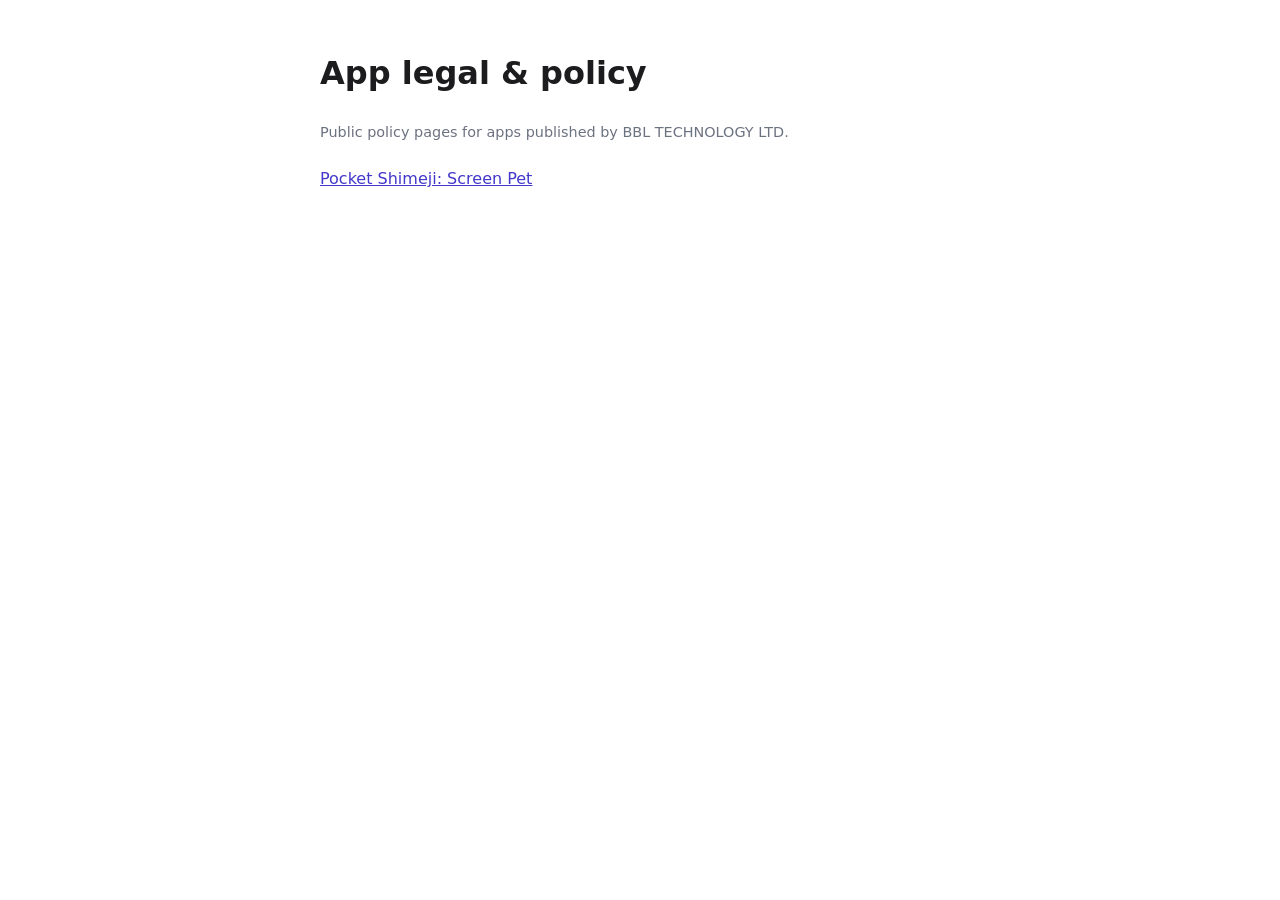
<file: apps/index.html>
<!doctype html>
<html lang="en">
<head>
<meta charset="utf-8">
<meta name="viewport" content="width=device-width,initial-scale=1">
<title>BBL — App legal pages</title>
<style>
body{font:16px/1.6 system-ui,sans-serif;max-width:40rem;margin:3rem auto;padding:0 1.2rem;color:#1c1c1e}
a{color:#4338ca;display:block;padding:.5rem 0}
.meta{color:#6b7280;font-size:.9rem}
</style>
</head>
<body>
  <h1>App legal &amp; policy</h1>
  <p class="meta">Public policy pages for apps published by BBL TECHNOLOGY LTD.</p>
  <nav>
    <a href="./pocket-shimeji/">Pocket Shimeji: Screen Pet</a>
  </nav>
</body>
</html>
</file>
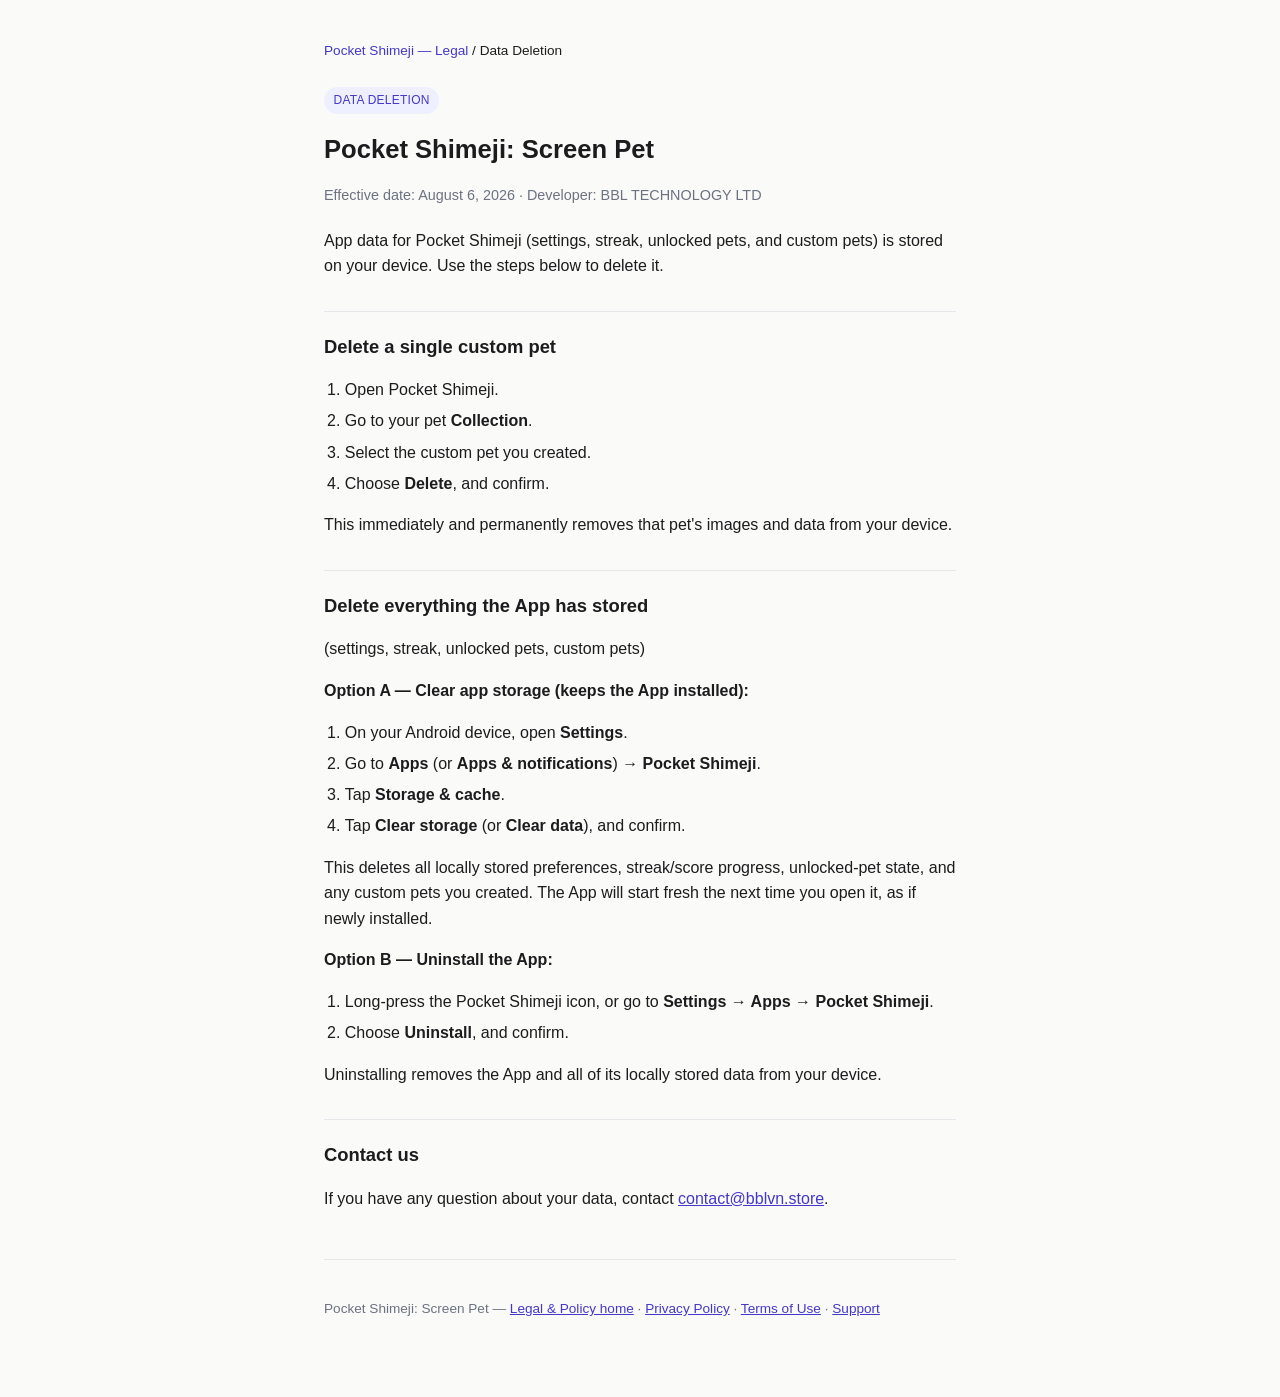
<file: apps/pocket-shimeji/delete-account/index.html>
<!doctype html>
<html lang="en">
<head>
<meta charset="utf-8">
<meta name="viewport" content="width=device-width, initial-scale=1">
<title>Data Deletion — Pocket Shimeji: Screen Pet</title>
<meta name="description" content="How to delete your data from Pocket Shimeji: Screen Pet.">
<style>
:root{color-scheme:light dark}
*{box-sizing:border-box}
body{margin:0;font-family:-apple-system,BlinkMacSystemFont,"Segoe UI",Roboto,Helvetica,Arial,sans-serif;line-height:1.6;background:#fafaf8;color:#1c1c1e}
.wrap{max-width:42rem;margin:0 auto;padding:2.5rem 1.25rem 4rem}
.badge{display:inline-block;font-size:.75rem;letter-spacing:.02em;text-transform:uppercase;background:#eef0ff;color:#4338ca;padding:.25rem .6rem;border-radius:999px;margin-bottom:.75rem}
h1{font-size:1.6rem;margin:.2rem 0 .3rem}
.meta{color:#6b7280;font-size:.9rem;margin-bottom:1.25rem}
nav.crumbs{font-size:.85rem;margin-bottom:1.5rem}
nav.crumbs a{color:#4338ca;text-decoration:none}
h2{font-size:1.15rem;margin-top:2rem;border-top:1px solid #e5e7eb;padding-top:1.25rem}
a{color:#4338ca}
footer{margin-top:3rem;padding-top:1.5rem;border-top:1px solid #e5e7eb;font-size:.85rem;color:#6b7280}
footer a{color:#4338ca}
ol,ul{padding-left:1.3rem}
li{margin-bottom:.35rem}
@media (prefers-color-scheme:dark){
  body{background:#111114;color:#e5e7eb}
  .badge{background:#2b2a55;color:#c7d2fe}
  .meta{color:#9ca3af}
  h2{border-color:#2a2a2e}
  a{color:#a5b4fc}
  footer{border-color:#2a2a2e;color:#9ca3af}
  footer a{color:#a5b4fc}
}
</style>
</head>
<body>
<div class="wrap">
  <nav class="crumbs"><a href="../">Pocket Shimeji — Legal</a> / Data Deletion</nav>
  <span class="badge">Data Deletion</span>
  <h1>Pocket Shimeji: Screen Pet</h1>
  <p class="meta">Effective date: August 6, 2026 · Developer: BBL TECHNOLOGY LTD</p>

  <p>App data for Pocket Shimeji (settings, streak, unlocked pets, and custom pets) is stored on your device. Use the steps below to delete it.</p>

  <h2>Delete a single custom pet</h2>
  <ol>
    <li>Open Pocket Shimeji.</li>
    <li>Go to your pet <strong>Collection</strong>.</li>
    <li>Select the custom pet you created.</li>
    <li>Choose <strong>Delete</strong>, and confirm.</li>
  </ol>
  <p>This immediately and permanently removes that pet's images and data from your device.</p>

  <h2>Delete everything the App has stored</h2>
  <p>(settings, streak, unlocked pets, custom pets)</p>

  <p><strong>Option A — Clear app storage (keeps the App installed):</strong></p>
  <ol>
    <li>On your Android device, open <strong>Settings</strong>.</li>
    <li>Go to <strong>Apps</strong> (or <strong>Apps &amp; notifications</strong>) → <strong>Pocket Shimeji</strong>.</li>
    <li>Tap <strong>Storage &amp; cache</strong>.</li>
    <li>Tap <strong>Clear storage</strong> (or <strong>Clear data</strong>), and confirm.</li>
  </ol>
  <p>This deletes all locally stored preferences, streak/score progress, unlocked-pet state, and any custom pets you created. The App will start fresh the next time you open it, as if newly installed.</p>

  <p><strong>Option B — Uninstall the App:</strong></p>
  <ol>
    <li>Long-press the Pocket Shimeji icon, or go to <strong>Settings → Apps → Pocket Shimeji</strong>.</li>
    <li>Choose <strong>Uninstall</strong>, and confirm.</li>
  </ol>
  <p>Uninstalling removes the App and all of its locally stored data from your device.</p>

  <h2>Contact us</h2>
  <p>If you have any question about your data, contact <a href="mailto:contact@bblvn.store">contact@bblvn.store</a>.</p>

  <footer>
    <p>Pocket Shimeji: Screen Pet — <a href="../">Legal &amp; Policy home</a> ·
    <a href="../privacy/">Privacy Policy</a> · <a href="../terms/">Terms of Use</a> ·
    <a href="../support/">Support</a></p>
  </footer>
</div>
</body>
</html>
</file>
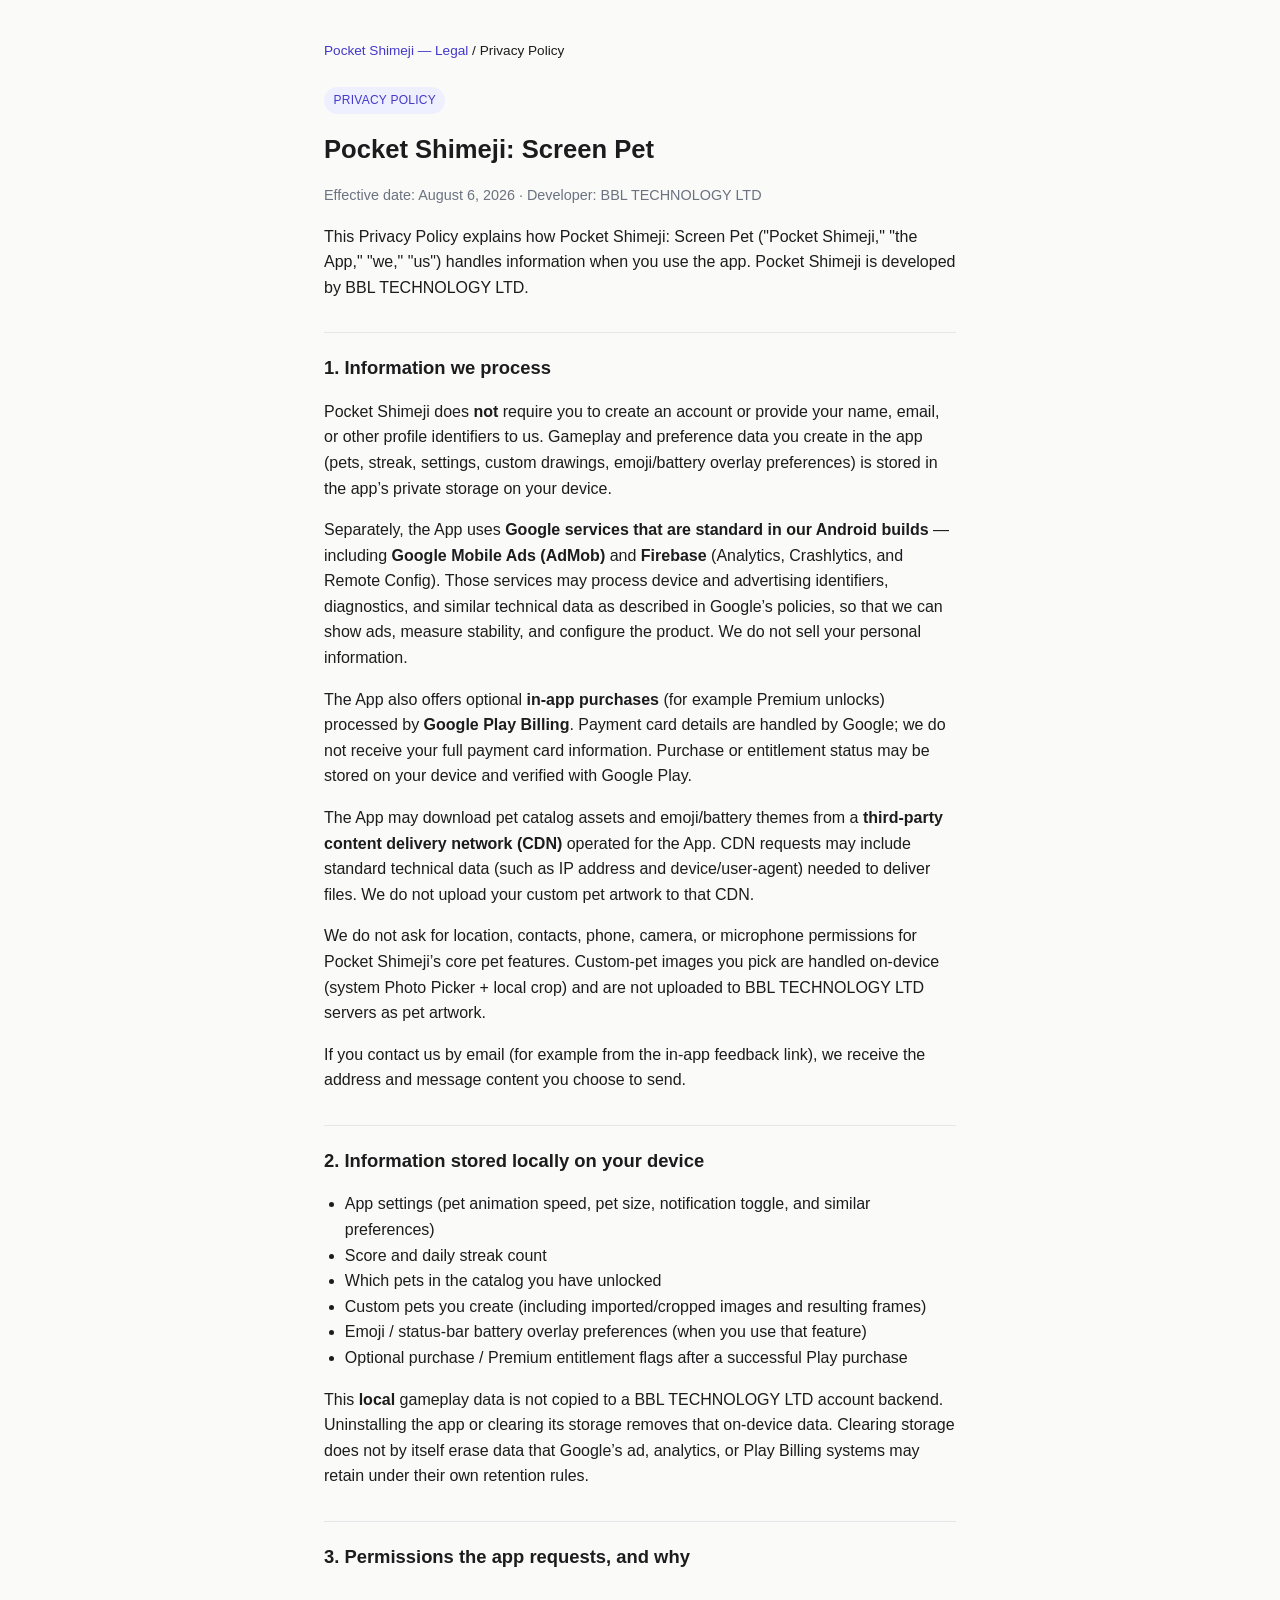
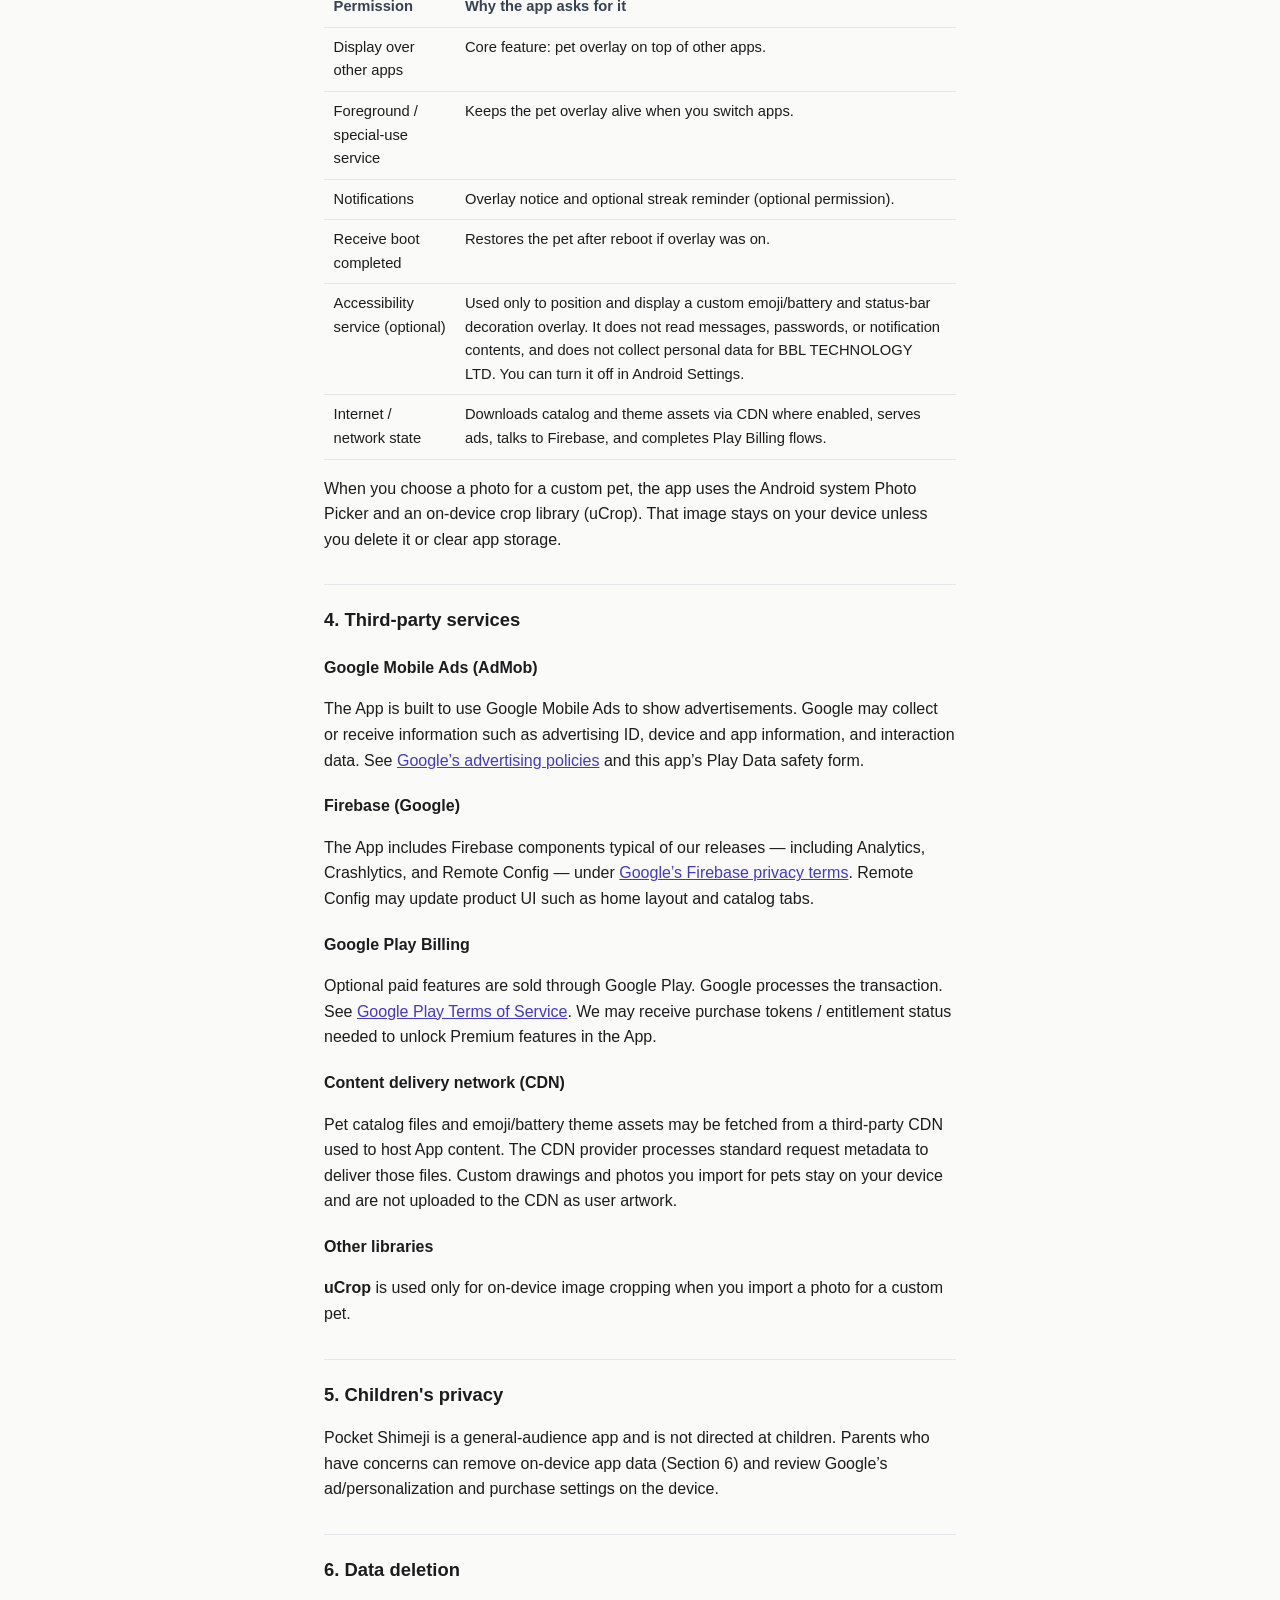
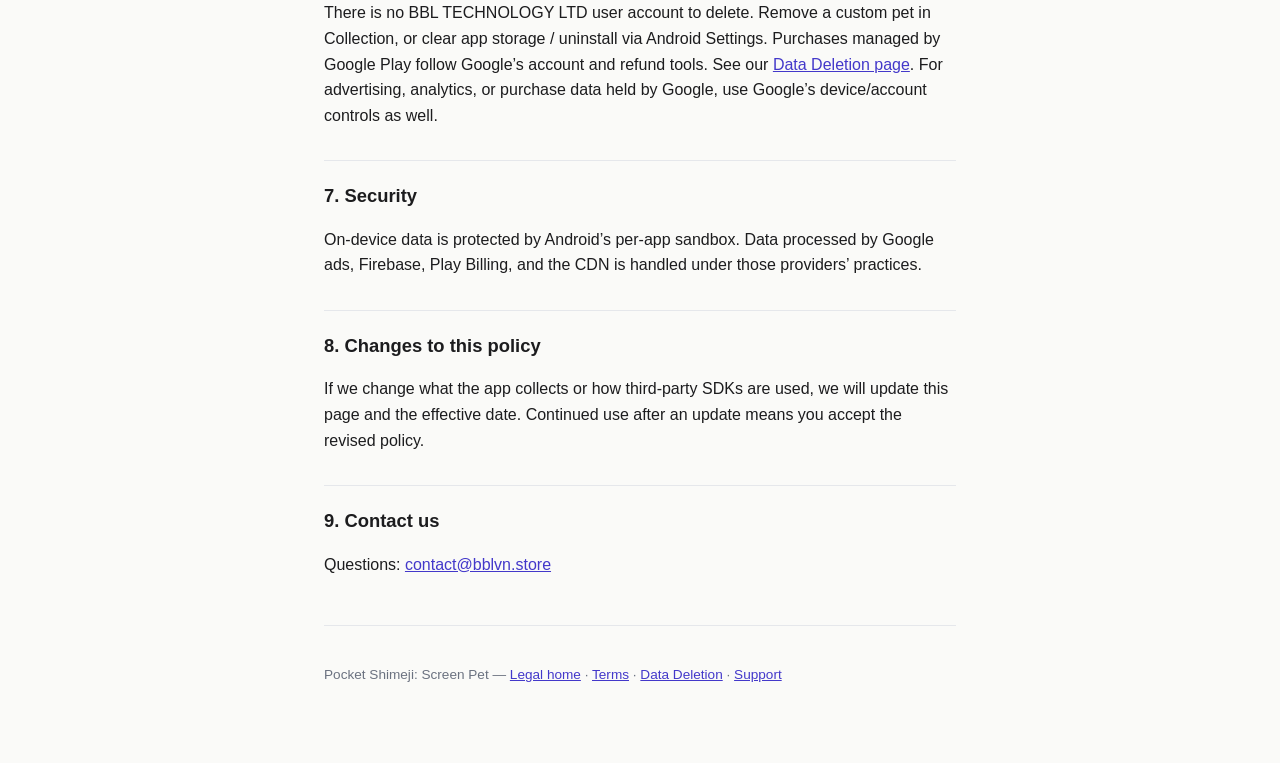
<file: apps/pocket-shimeji/privacy/index.html>
<!doctype html>
<html lang="en">
<head>
<meta charset="utf-8">
<meta name="viewport" content="width=device-width, initial-scale=1">
<title>Privacy Policy — Pocket Shimeji: Screen Pet</title>
<meta name="description" content="Privacy Policy for Pocket Shimeji: Screen Pet.">
<style>
:root{color-scheme:light dark}
*{box-sizing:border-box}
body{margin:0;font-family:-apple-system,BlinkMacSystemFont,"Segoe UI",Roboto,Helvetica,Arial,sans-serif;line-height:1.6;background:#fafaf8;color:#1c1c1e}
.wrap{max-width:42rem;margin:0 auto;padding:2.5rem 1.25rem 4rem}
.badge{display:inline-block;font-size:.75rem;letter-spacing:.02em;text-transform:uppercase;background:#eef0ff;color:#4338ca;padding:.25rem .6rem;border-radius:999px;margin-bottom:.75rem}
h1{font-size:1.6rem;margin:.2rem 0 .3rem}
.meta{color:#6b7280;font-size:.9rem;margin-bottom:0}
nav.crumbs{font-size:.85rem;margin-bottom:1.5rem}
nav.crumbs a{color:#4338ca;text-decoration:none}
h2{font-size:1.15rem;margin-top:2rem;border-top:1px solid #e5e7eb;padding-top:1.25rem}
h3{font-size:1rem;margin-top:1.25rem}
table{width:100%;border-collapse:collapse;margin:1rem 0;font-size:.92rem}
th,td{text-align:left;padding:.5rem .6rem;border-bottom:1px solid #e5e7eb;vertical-align:top}
th{color:#374151;font-weight:600}
a{color:#4338ca}
footer{margin-top:3rem;padding-top:1.5rem;border-top:1px solid #e5e7eb;font-size:.85rem;color:#6b7280}
ul{padding-left:1.3rem}
@media (prefers-color-scheme:dark){
  body{background:#111114;color:#e5e7eb}
  .badge{background:#2b2a55;color:#c7d2fe}
  .meta{color:#9ca3af}
  h2{border-color:#2a2a2e}
  th,td{border-color:#2a2a2e}
  th{color:#d1d5db}
  a{color:#a5b4fc}
  footer{border-color:#2a2a2e;color:#9ca3af}
}
</style>
</head>
<body>
<div class="wrap">
  <nav class="crumbs"><a href="../">Pocket Shimeji — Legal</a> / Privacy Policy</nav>
  <span class="badge">Privacy Policy</span>
  <h1>Pocket Shimeji: Screen Pet</h1>
  <p class="meta">Effective date: August 6, 2026 · Developer: BBL TECHNOLOGY LTD</p>

  <p>This Privacy Policy explains how Pocket Shimeji: Screen Pet ("Pocket Shimeji," "the App," "we," "us")
  handles information when you use the app. Pocket Shimeji is developed by BBL TECHNOLOGY LTD.</p>

  <h2>1. Information we process</h2>
  <p>Pocket Shimeji does <strong>not</strong> require you to create an account or provide your name, email, or
  other profile identifiers to us. Gameplay and preference data you create in the app (pets, streak, settings,
  custom drawings, emoji/battery overlay preferences) is stored in the app’s private storage on your device.</p>
  <p>Separately, the App uses <strong>Google services that are standard in our Android builds</strong> —
  including <strong>Google Mobile Ads (AdMob)</strong> and <strong>Firebase</strong> (Analytics, Crashlytics,
  and Remote Config). Those services may process device and advertising identifiers, diagnostics, and similar
  technical data as described in Google’s policies, so that we can show ads, measure stability, and configure
  the product. We do not sell your personal information.</p>
  <p>The App also offers optional <strong>in-app purchases</strong> (for example Premium unlocks) processed by
  <strong>Google Play Billing</strong>. Payment card details are handled by Google; we do not receive your full
  payment card information. Purchase or entitlement status may be stored on your device and verified with Google Play.</p>
  <p>The App may download pet catalog assets and emoji/battery themes from a <strong>third-party content delivery
  network (CDN)</strong> operated for the App. CDN requests may include standard technical data (such as IP address
  and device/user-agent) needed to deliver files. We do not upload your custom pet artwork to that CDN.</p>
  <p>We do not ask for location, contacts, phone, camera, or microphone permissions for Pocket Shimeji’s core
  pet features. Custom-pet images you pick are handled on-device (system Photo Picker + local crop) and are not
  uploaded to BBL TECHNOLOGY LTD servers as pet artwork.</p>
  <p>If you contact us by email (for example from the in-app feedback link), we receive the address and message
  content you choose to send.</p>

  <h2>2. Information stored locally on your device</h2>
  <ul>
    <li>App settings (pet animation speed, pet size, notification toggle, and similar preferences)</li>
    <li>Score and daily streak count</li>
    <li>Which pets in the catalog you have unlocked</li>
    <li>Custom pets you create (including imported/cropped images and resulting frames)</li>
    <li>Emoji / status-bar battery overlay preferences (when you use that feature)</li>
    <li>Optional purchase / Premium entitlement flags after a successful Play purchase</li>
  </ul>
  <p>This <strong>local</strong> gameplay data is not copied to a BBL TECHNOLOGY LTD account backend. Uninstalling
  the app or clearing its storage removes that on-device data. Clearing storage does not by itself erase data that
  Google’s ad, analytics, or Play Billing systems may retain under their own retention rules.</p>

  <h2>3. Permissions the app requests, and why</h2>
  <table>
    <tr><th>Permission</th><th>Why the app asks for it</th></tr>
    <tr><td>Display over other apps</td><td>Core feature: pet overlay on top of other apps.</td></tr>
    <tr><td>Foreground / special-use service</td><td>Keeps the pet overlay alive when you switch apps.</td></tr>
    <tr><td>Notifications</td><td>Overlay notice and optional streak reminder (optional permission).</td></tr>
    <tr><td>Receive boot completed</td><td>Restores the pet after reboot if overlay was on.</td></tr>
    <tr><td>Accessibility service (optional)</td><td>Used only to position and display a custom emoji/battery and status-bar decoration overlay. It does not read messages, passwords, or notification contents, and does not collect personal data for BBL TECHNOLOGY LTD. You can turn it off in Android Settings.</td></tr>
    <tr><td>Internet / network state</td><td>Downloads catalog and theme assets via CDN where enabled, serves ads, talks to Firebase, and completes Play Billing flows.</td></tr>
  </table>
  <p>When you choose a photo for a custom pet, the app uses the Android system Photo Picker and an on-device crop
  library (uCrop). That image stays on your device unless you delete it or clear app storage.</p>

  <h2>4. Third-party services</h2>
  <h3>Google Mobile Ads (AdMob)</h3>
  <p>The App is built to use Google Mobile Ads to show advertisements. Google may collect or receive information
  such as advertising ID, device and app information, and interaction data. See
  <a href="https://policies.google.com/technologies/ads">Google’s advertising policies</a> and this app’s Play
  Data safety form.</p>
  <h3>Firebase (Google)</h3>
  <p>The App includes Firebase components typical of our releases — including Analytics, Crashlytics, and Remote
  Config — under
  <a href="https://firebase.google.com/support/privacy">Google’s Firebase privacy terms</a>. Remote Config may
  update product UI such as home layout and catalog tabs.</p>
  <h3>Google Play Billing</h3>
  <p>Optional paid features are sold through Google Play. Google processes the transaction. See
  <a href="https://play.google.com/about/play-terms/">Google Play Terms of Service</a>. We may receive purchase
  tokens / entitlement status needed to unlock Premium features in the App.</p>
  <h3>Content delivery network (CDN)</h3>
  <p>Pet catalog files and emoji/battery theme assets may be fetched from a third-party CDN used to host App
  content. The CDN provider processes standard request metadata to deliver those files. Custom drawings and photos
  you import for pets stay on your device and are not uploaded to the CDN as user artwork.</p>
  <h3>Other libraries</h3>
  <p><strong>uCrop</strong> is used only for on-device image cropping when you import a photo for a custom pet.</p>

  <h2>5. Children's privacy</h2>
  <p>Pocket Shimeji is a general-audience app and is not directed at children. Parents who have concerns can
  remove on-device app data (Section 6) and review Google’s ad/personalization and purchase settings on the device.</p>

  <h2>6. Data deletion</h2>
  <p>There is no BBL TECHNOLOGY LTD user account to delete. Remove a custom pet in Collection, or clear app
  storage / uninstall via Android Settings. Purchases managed by Google Play follow Google’s account and refund
  tools. See our <a href="../delete-account/">Data Deletion page</a>. For advertising, analytics, or purchase data
  held by Google, use Google’s device/account controls as well.</p>

  <h2>7. Security</h2>
  <p>On-device data is protected by Android’s per-app sandbox. Data processed by Google ads, Firebase, Play Billing,
  and the CDN is handled under those providers’ practices.</p>

  <h2>8. Changes to this policy</h2>
  <p>If we change what the app collects or how third-party SDKs are used, we will update this page and the
  effective date. Continued use after an update means you accept the revised policy.</p>

  <h2>9. Contact us</h2>
  <p>Questions: <a href="mailto:contact@bblvn.store">contact@bblvn.store</a></p>

  <footer>
    <p>Pocket Shimeji: Screen Pet — <a href="../">Legal home</a> ·
    <a href="../terms/">Terms</a> · <a href="../delete-account/">Data Deletion</a> ·
    <a href="../support/">Support</a></p>
  </footer>
</div>
</body>
</html>
</file>
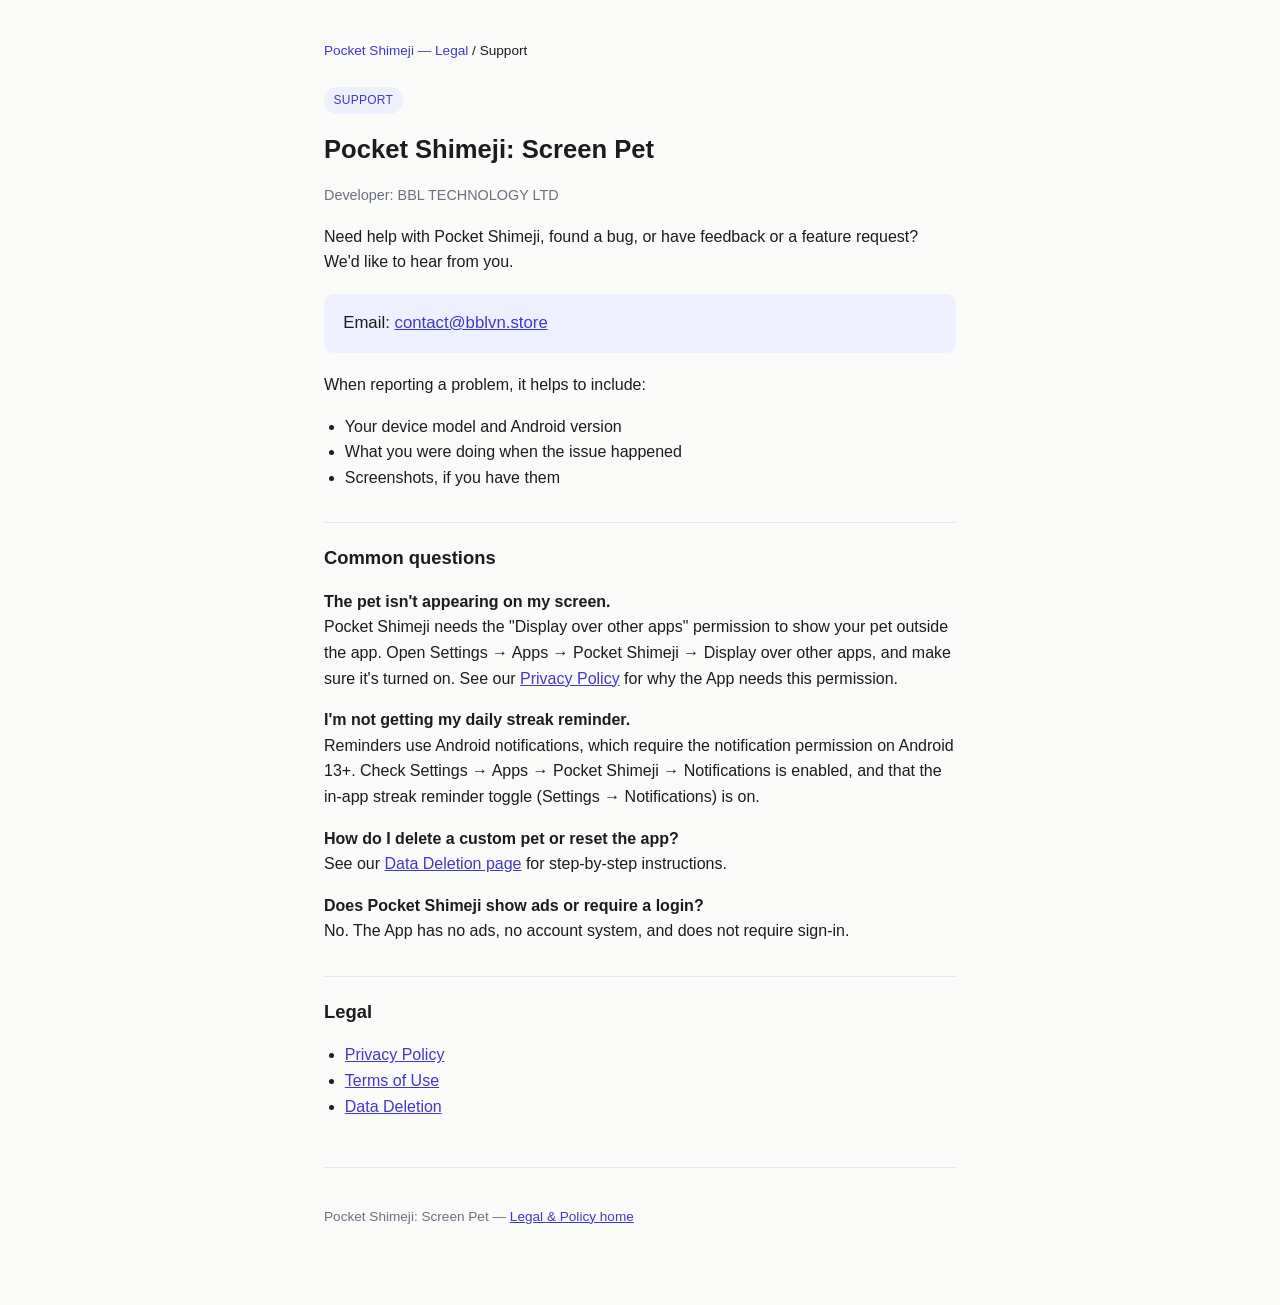
<file: apps/pocket-shimeji/support/index.html>
<!doctype html>
<html lang="en">
<head>
<meta charset="utf-8">
<meta name="viewport" content="width=device-width, initial-scale=1">
<title>Support — Pocket Shimeji: Screen Pet</title>
<meta name="description" content="Support and contact information for Pocket Shimeji: Screen Pet.">
<style>
:root{color-scheme:light dark}
*{box-sizing:border-box}
body{margin:0;font-family:-apple-system,BlinkMacSystemFont,"Segoe UI",Roboto,Helvetica,Arial,sans-serif;line-height:1.6;background:#fafaf8;color:#1c1c1e}
.wrap{max-width:42rem;margin:0 auto;padding:2.5rem 1.25rem 4rem}
.badge{display:inline-block;font-size:.75rem;letter-spacing:.02em;text-transform:uppercase;background:#eef0ff;color:#4338ca;padding:.25rem .6rem;border-radius:999px;margin-bottom:.75rem}
h1{font-size:1.6rem;margin:.2rem 0 .3rem}
.meta{color:#6b7280;font-size:.9rem;margin-bottom:0}
nav.crumbs{font-size:.85rem;margin-bottom:1.5rem}
nav.crumbs a{color:#4338ca;text-decoration:none}
h2{font-size:1.15rem;margin-top:2rem;border-top:1px solid #e5e7eb;padding-top:1.25rem}
a{color:#4338ca}
.contact{background:#eef0ff;border-radius:.6rem;padding:1rem 1.2rem;font-size:1.05rem;margin:1.2rem 0}
footer{margin-top:3rem;padding-top:1.5rem;border-top:1px solid #e5e7eb;font-size:.85rem;color:#6b7280}
footer a{color:#4338ca}
ul{padding-left:1.3rem}
@media (prefers-color-scheme:dark){
  body{background:#111114;color:#e5e7eb}
  .badge{background:#2b2a55;color:#c7d2fe}
  .meta{color:#9ca3af}
  h2{border-color:#2a2a2e}
  a{color:#a5b4fc}
  .contact{background:#23234a}
  footer{border-color:#2a2a2e;color:#9ca3af}
  footer a{color:#a5b4fc}
}
</style>
</head>
<body>
<div class="wrap">
  <nav class="crumbs"><a href="../">Pocket Shimeji — Legal</a> / Support</nav>
  <span class="badge">Support</span>
  <h1>Pocket Shimeji: Screen Pet</h1>
  <p class="meta">Developer: BBL TECHNOLOGY LTD</p>

  <p>Need help with Pocket Shimeji, found a bug, or have feedback or a feature request? We'd like to hear from
  you.</p>

  <p class="contact">Email: <a href="mailto:contact@bblvn.store">contact@bblvn.store</a></p>

  <p>When reporting a problem, it helps to include:</p>
  <ul>
    <li>Your device model and Android version</li>
    <li>What you were doing when the issue happened</li>
    <li>Screenshots, if you have them</li>
  </ul>

  <h2>Common questions</h2>

  <p><strong>The pet isn't appearing on my screen.</strong><br>
  Pocket Shimeji needs the "Display over other apps" permission to show your pet outside the app. Open
  Settings → Apps → Pocket Shimeji → Display over other apps, and make sure it's turned on. See our
  <a href="../privacy/">Privacy Policy</a> for why the App needs this permission.</p>

  <p><strong>I'm not getting my daily streak reminder.</strong><br>
  Reminders use Android notifications, which require the notification permission on Android 13+. Check
  Settings → Apps → Pocket Shimeji → Notifications is enabled, and that the in-app streak reminder toggle
  (Settings → Notifications) is on.</p>

  <p><strong>How do I delete a custom pet or reset the app?</strong><br>
  See our <a href="../delete-account/">Data Deletion page</a> for step-by-step instructions.</p>

  <p><strong>Does Pocket Shimeji show ads or require a login?</strong><br>
  No. The App has no ads, no account system, and does not require sign-in.</p>

  <h2>Legal</h2>
  <ul>
    <li><a href="../privacy/">Privacy Policy</a></li>
    <li><a href="../terms/">Terms of Use</a></li>
    <li><a href="../delete-account/">Data Deletion</a></li>
  </ul>

  <footer>
    <p>Pocket Shimeji: Screen Pet — <a href="../">Legal &amp; Policy home</a></p>
</footer>
</div>
</body>
</html>
</file>
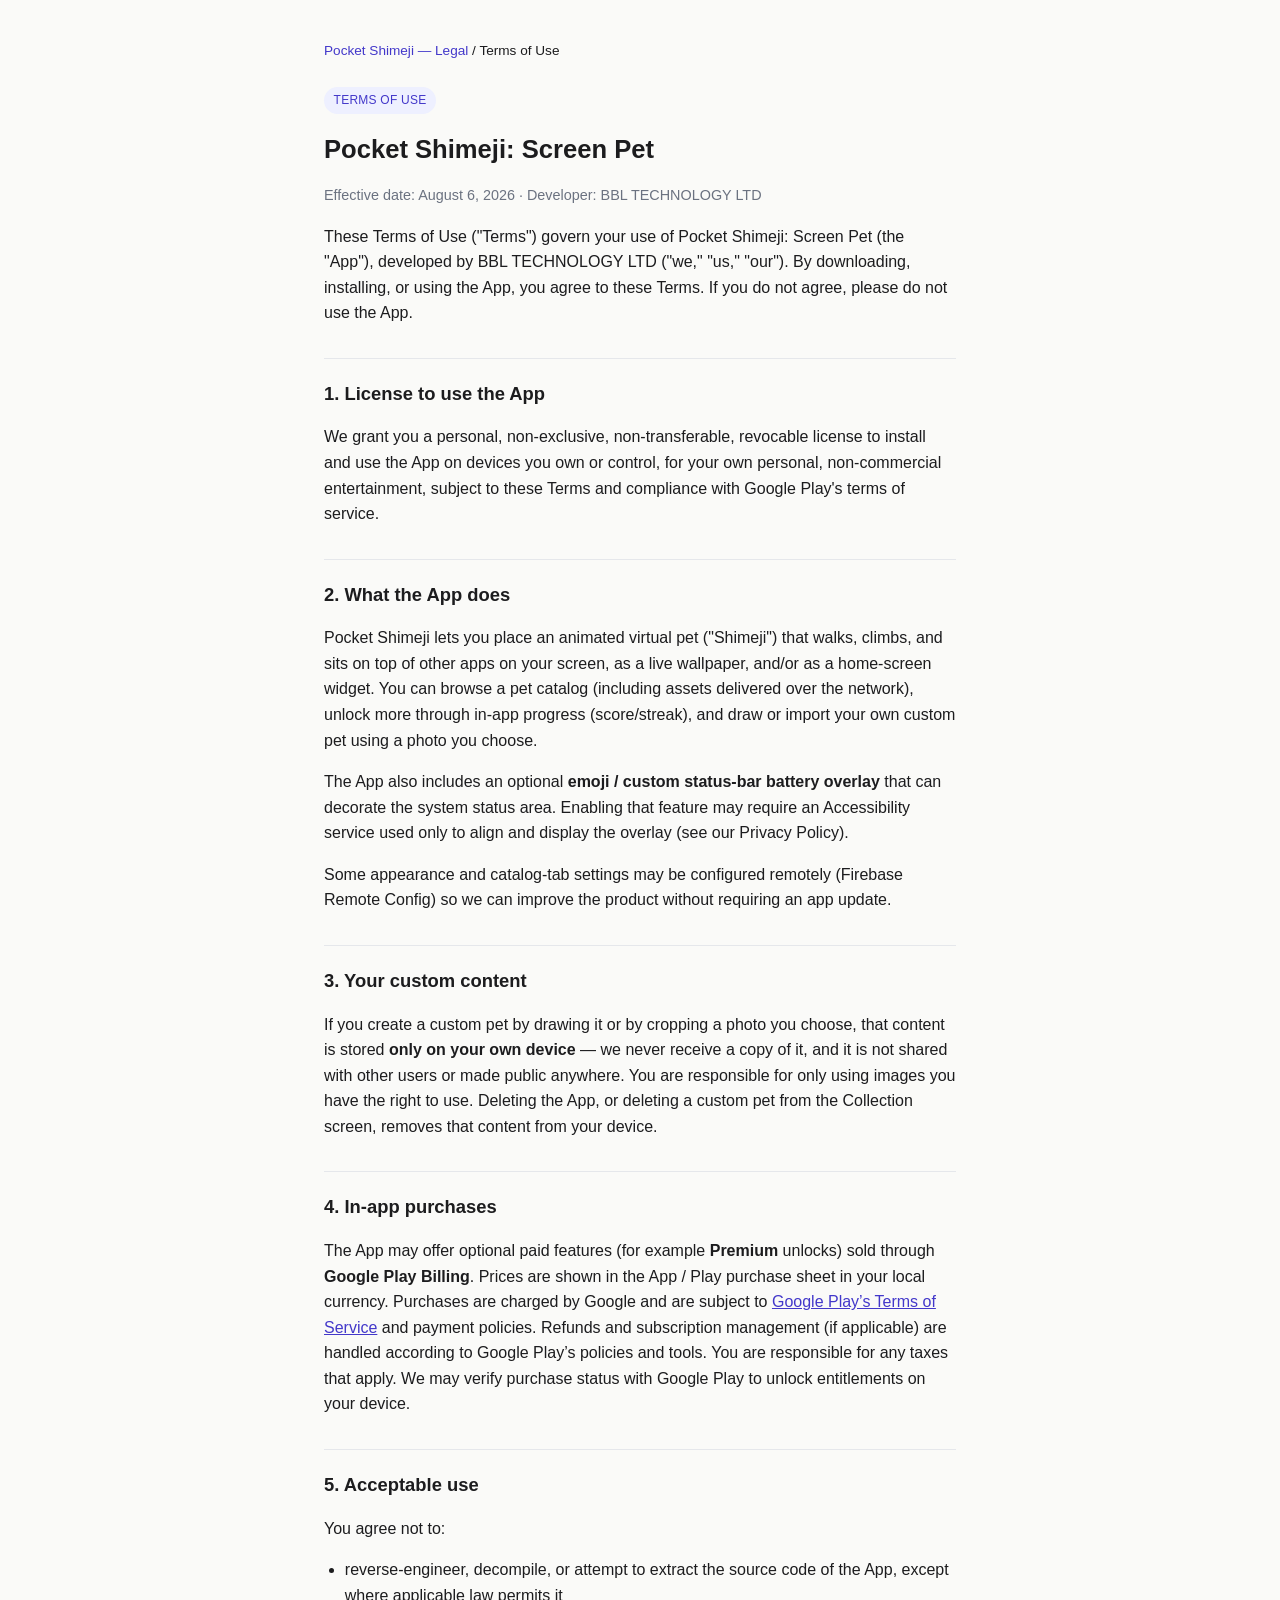
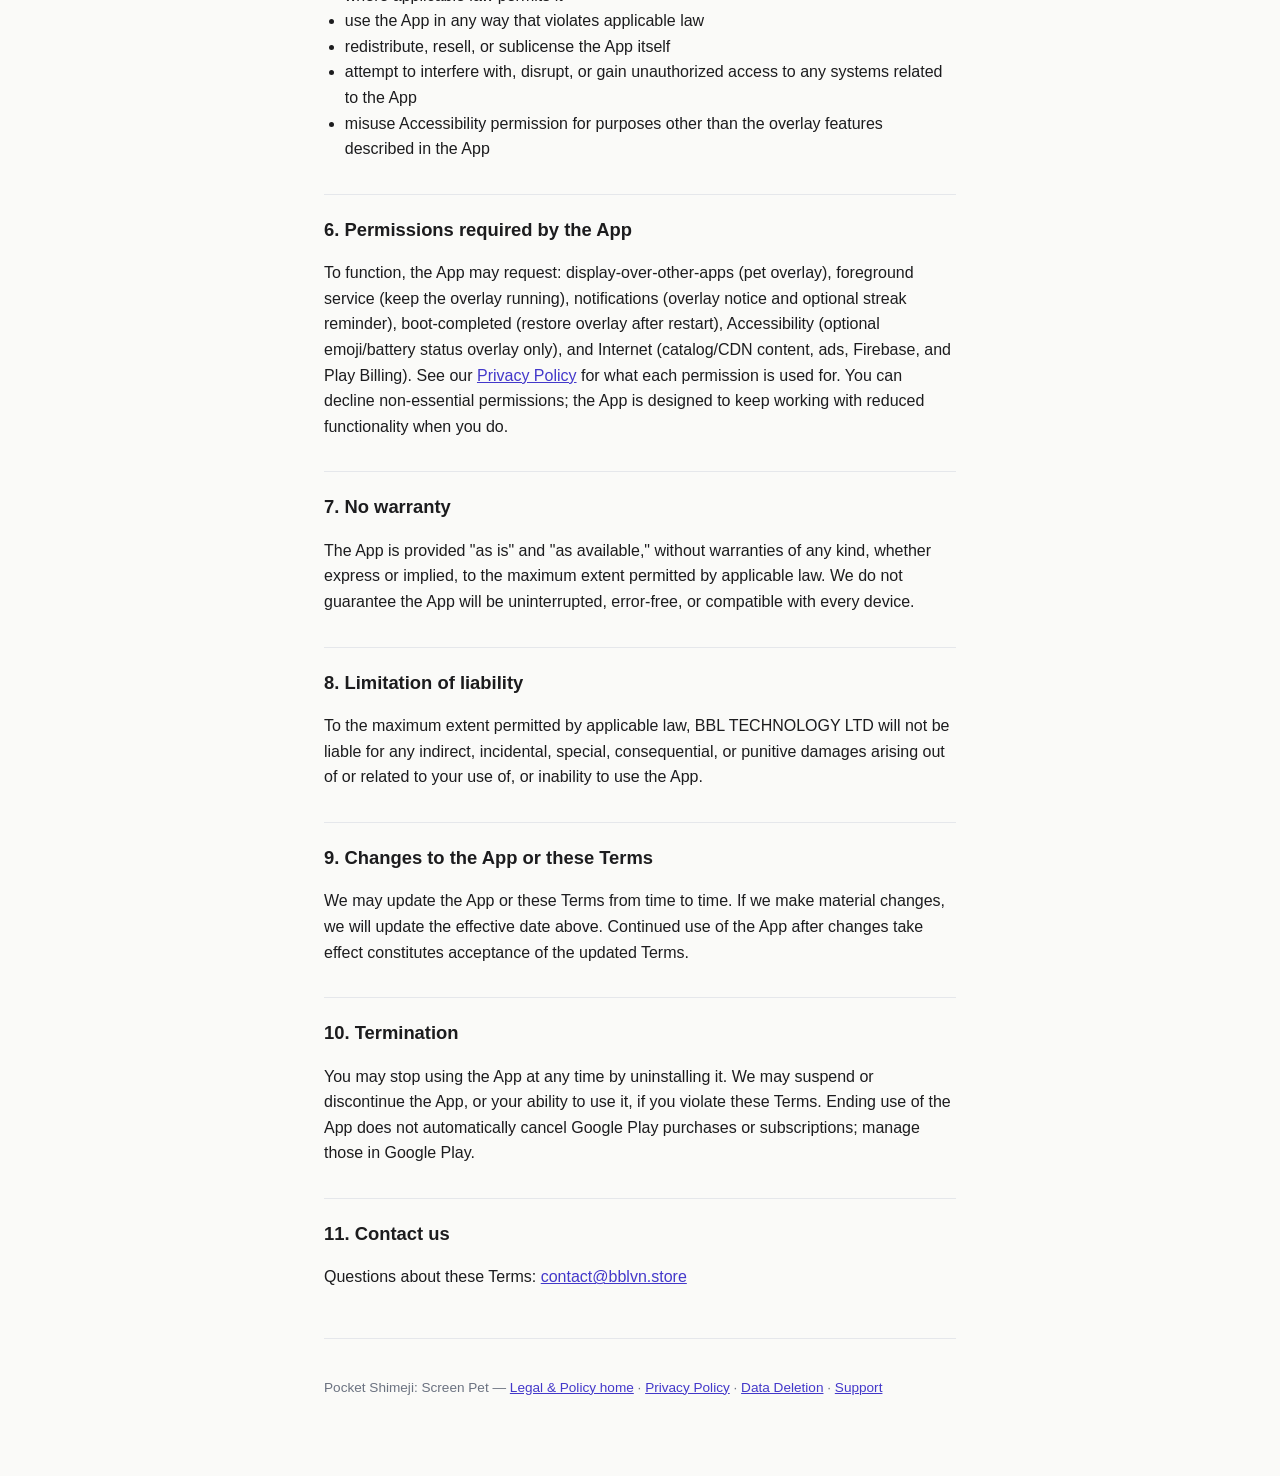
<file: apps/pocket-shimeji/terms/index.html>
<!doctype html>
<html lang="en">
<head>
<meta charset="utf-8">
<meta name="viewport" content="width=device-width, initial-scale=1">
<title>Terms of Use — Pocket Shimeji: Screen Pet</title>
<meta name="description" content="Terms of Use for Pocket Shimeji: Screen Pet.">
<style>
:root{color-scheme:light dark}
*{box-sizing:border-box}
body{margin:0;font-family:-apple-system,BlinkMacSystemFont,"Segoe UI",Roboto,Helvetica,Arial,sans-serif;line-height:1.6;background:#fafaf8;color:#1c1c1e}
.wrap{max-width:42rem;margin:0 auto;padding:2.5rem 1.25rem 4rem}
.badge{display:inline-block;font-size:.75rem;letter-spacing:.02em;text-transform:uppercase;background:#eef0ff;color:#4338ca;padding:.25rem .6rem;border-radius:999px;margin-bottom:.75rem}
h1{font-size:1.6rem;margin:.2rem 0 .3rem}
.meta{color:#6b7280;font-size:.9rem;margin-bottom:0}
nav.crumbs{font-size:.85rem;margin-bottom:1.5rem}
nav.crumbs a{color:#4338ca;text-decoration:none}
h2{font-size:1.15rem;margin-top:2rem;border-top:1px solid #e5e7eb;padding-top:1.25rem}
a{color:#4338ca}
footer{margin-top:3rem;padding-top:1.5rem;border-top:1px solid #e5e7eb;font-size:.85rem;color:#6b7280}
ul{padding-left:1.3rem}
@media (prefers-color-scheme:dark){
  body{background:#111114;color:#e5e7eb}
  .badge{background:#2b2a55;color:#c7d2fe}
  .meta{color:#9ca3af}
  h2{border-color:#2a2a2e}
  a{color:#a5b4fc}
  footer{border-color:#2a2a2e;color:#9ca3af}
}
</style>
</head>
<body>
<div class="wrap">
  <nav class="crumbs"><a href="../">Pocket Shimeji — Legal</a> / Terms of Use</nav>
  <span class="badge">Terms of Use</span>
  <h1>Pocket Shimeji: Screen Pet</h1>
  <p class="meta">Effective date: August 6, 2026 · Developer: BBL TECHNOLOGY LTD</p>

  <p>These Terms of Use ("Terms") govern your use of Pocket Shimeji: Screen Pet (the "App"), developed by BBL
  TECHNOLOGY LTD ("we," "us," "our"). By downloading, installing, or using the App, you agree to these Terms. If
  you do not agree, please do not use the App.</p>

  <h2>1. License to use the App</h2>
  <p>We grant you a personal, non-exclusive, non-transferable, revocable license to install and use the App on
  devices you own or control, for your own personal, non-commercial entertainment, subject to these Terms and
  compliance with Google Play's terms of service.</p>

  <h2>2. What the App does</h2>
  <p>Pocket Shimeji lets you place an animated virtual pet ("Shimeji") that walks, climbs, and sits on top of
  other apps on your screen, as a live wallpaper, and/or as a home-screen widget. You can browse a pet catalog
  (including assets delivered over the network), unlock more through in-app progress (score/streak), and draw or
  import your own custom pet using a photo you choose.</p>
  <p>The App also includes an optional <strong>emoji / custom status-bar battery overlay</strong> that can decorate
  the system status area. Enabling that feature may require an Accessibility service used only to align and display
  the overlay (see our Privacy Policy).</p>
  <p>Some appearance and catalog-tab settings may be configured remotely (Firebase Remote Config) so we can improve
  the product without requiring an app update.</p>

  <h2>3. Your custom content</h2>
  <p>If you create a custom pet by drawing it or by cropping a photo you choose, that content is stored
  <strong>only on your own device</strong> — we never receive a copy of it, and it is not shared with other users
  or made public anywhere. You are responsible for only using images you have the right to use. Deleting the
  App, or deleting a custom pet from the Collection screen, removes that content from your device.</p>

  <h2>4. In-app purchases</h2>
  <p>The App may offer optional paid features (for example <strong>Premium</strong> unlocks) sold through
  <strong>Google Play Billing</strong>. Prices are shown in the App / Play purchase sheet in your local currency.
  Purchases are charged by Google and are subject to
  <a href="https://play.google.com/about/play-terms/">Google Play’s Terms of Service</a> and payment policies.
  Refunds and subscription management (if applicable) are handled according to Google Play’s policies and tools.
  You are responsible for any taxes that apply. We may verify purchase status with Google Play to unlock
  entitlements on your device.</p>

  <h2>5. Acceptable use</h2>
  <p>You agree not to:</p>
  <ul>
    <li>reverse-engineer, decompile, or attempt to extract the source code of the App, except where applicable
    law permits it</li>
    <li>use the App in any way that violates applicable law</li>
    <li>redistribute, resell, or sublicense the App itself</li>
    <li>attempt to interfere with, disrupt, or gain unauthorized access to any systems related to the App</li>
    <li>misuse Accessibility permission for purposes other than the overlay features described in the App</li>
  </ul>

  <h2>6. Permissions required by the App</h2>
  <p>To function, the App may request: display-over-other-apps (pet overlay), foreground service (keep the overlay
  running), notifications (overlay notice and optional streak reminder), boot-completed (restore overlay after
  restart), Accessibility (optional emoji/battery status overlay only), and Internet (catalog/CDN content, ads,
  Firebase, and Play Billing). See our
  <a href="../privacy/">Privacy Policy</a> for what each permission is used for. You can decline non-essential
  permissions; the App is designed to keep working with reduced functionality when you do.</p>

  <h2>7. No warranty</h2>
  <p>The App is provided "as is" and "as available," without warranties of any kind, whether express or implied,
  to the maximum extent permitted by applicable law. We do not guarantee the App will be uninterrupted,
  error-free, or compatible with every device.</p>

  <h2>8. Limitation of liability</h2>
  <p>To the maximum extent permitted by applicable law, BBL TECHNOLOGY LTD will not be liable for any indirect,
  incidental, special, consequential, or punitive damages arising out of or related to your use of, or inability
  to use the App.</p>

  <h2>9. Changes to the App or these Terms</h2>
  <p>We may update the App or these Terms from time to time. If we make material changes, we will update the
  effective date above. Continued use of the App after changes take effect constitutes acceptance of the updated
  Terms.</p>

  <h2>10. Termination</h2>
  <p>You may stop using the App at any time by uninstalling it. We may suspend or discontinue the App, or your
  ability to use it, if you violate these Terms. Ending use of the App does not automatically cancel Google Play
  purchases or subscriptions; manage those in Google Play.</p>

  <h2>11. Contact us</h2>
  <p>Questions about these Terms: <a href="mailto:contact@bblvn.store">contact@bblvn.store</a></p>

  <footer>
    <p>Pocket Shimeji: Screen Pet — <a href="../">Legal &amp; Policy home</a> ·
    <a href="../privacy/">Privacy Policy</a> · <a href="../delete-account/">Data Deletion</a> ·
    <a href="../support/">Support</a></p>
  </footer>
</div>
</body>
</html>
</file>
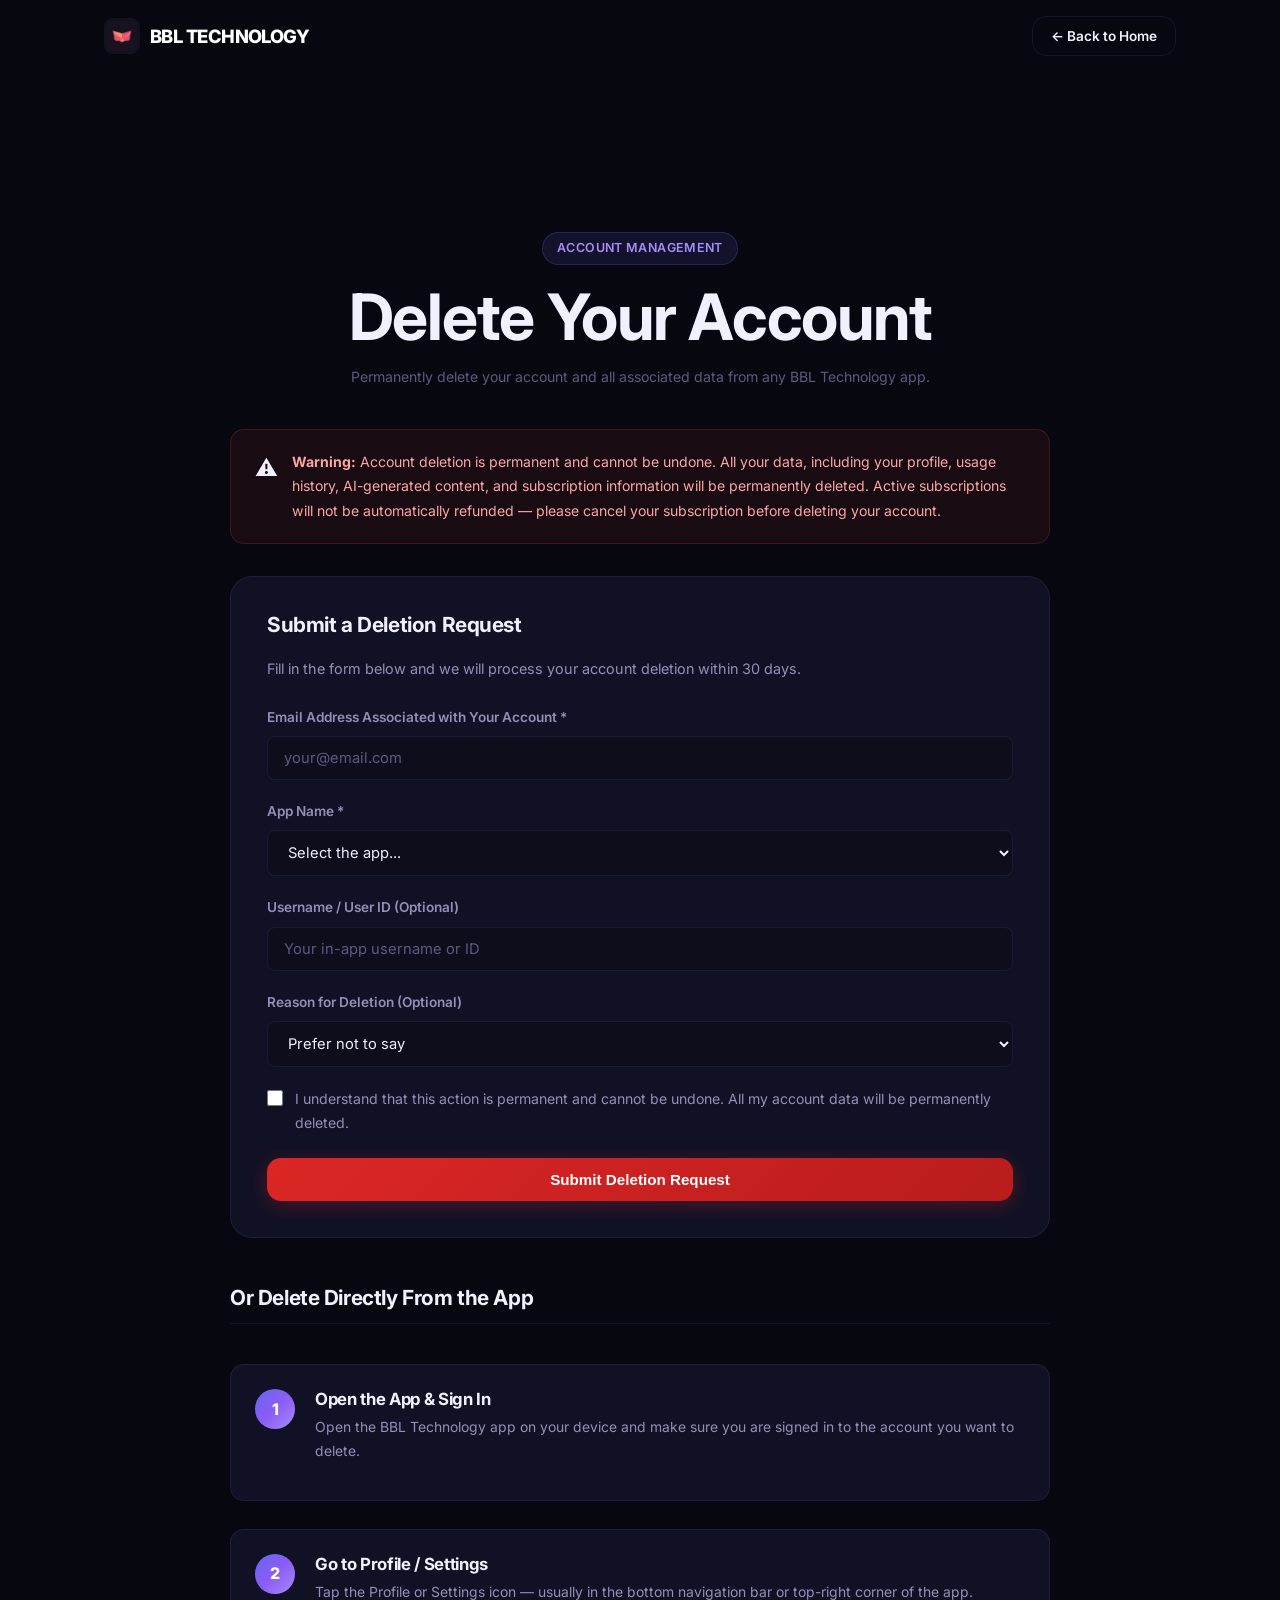
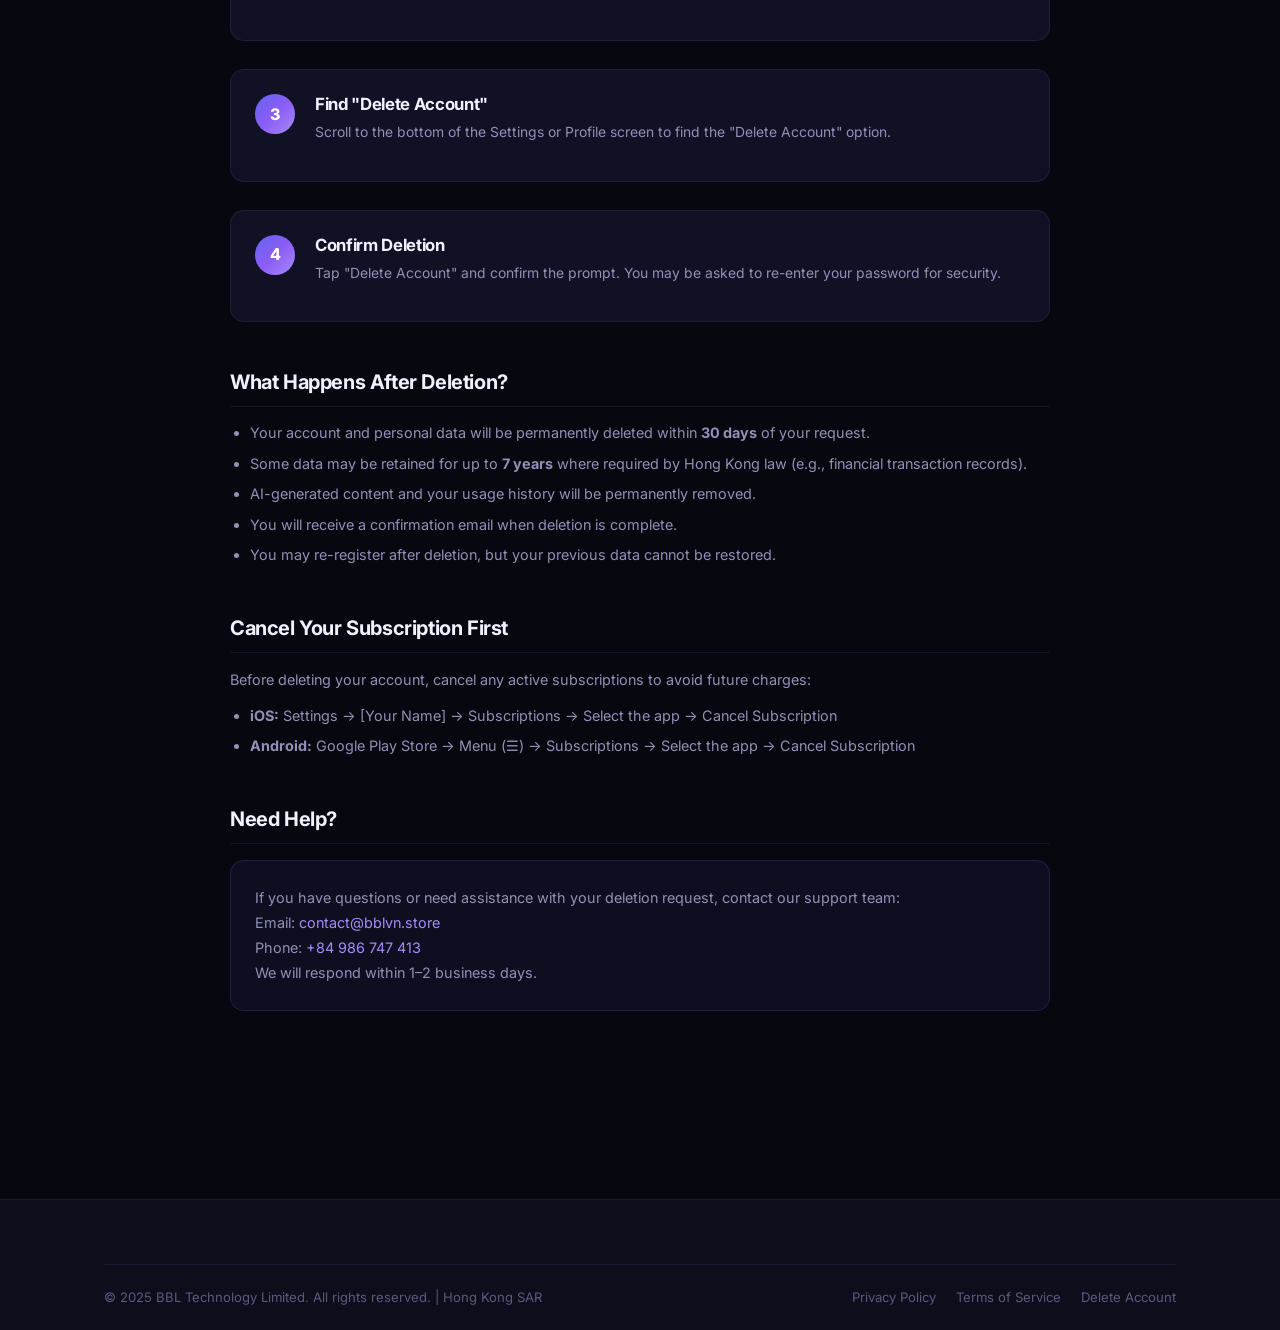
<file: delete-account.html>
<!DOCTYPE html>
<html lang="en">
<head>
  <meta charset="UTF-8" />
  <meta name="viewport" content="width=device-width, initial-scale=1.0" />
  <title>Delete Account — BBL Technology Limited</title>
  <meta name="description" content="How to delete your account and data from BBL Technology apps. Submit a deletion request or delete directly from the app." />
  <link rel="canonical" href="https://bblvn.store/delete-account.html" />
  <link rel="icon" type="image/png" sizes="32x32" href="assets/images/favicon-32.png" />
  <link rel="icon" type="image/png" sizes="16x16" href="assets/images/favicon-16.png" />
  <link rel="apple-touch-icon" sizes="180x180" href="assets/images/apple-touch-icon.png" />
  <link rel="preconnect" href="https://fonts.googleapis.com" />
  <link rel="preconnect" href="https://fonts.gstatic.com" crossorigin />
  <link href="https://fonts.googleapis.com/css2?family=Inter:wght@400;500;600;700;800;900&display=swap" rel="stylesheet" />
  <link rel="stylesheet" href="assets/css/style.css" />
</head>
<body>
<nav id="navbar">
  <div class="container nav-inner">
    <a href="index.html" class="nav-logo">
      <img src="assets/images/logo.png" alt="BBL Technology" class="nav-logo-img" />
      <span>BBL TECHNOLOGY</span>
    </a>
    <div>
      <a href="index.html" class="btn btn-outline" style="font-size:0.85rem;padding:8px 18px">← Back to Home</a>
    </div>
  </div>
</nav>
<div id="app">
<section class="section-sm" style="padding-top:100px">
  <div class="container">
    <div class="legal-hero">
      <div class="badge">Account Management</div>
      <h1>Delete Your Account</h1>
      <p>Permanently delete your account and all associated data from any BBL Technology app.</p>
    </div>
    <div class="legal-body">

      <div class="warning-box">
        <div class="warn-icon">⚠️</div>
        <p><strong>Warning:</strong> Account deletion is permanent and cannot be undone. All your data, including your profile, usage history, AI-generated content, and subscription information will be permanently deleted. Active subscriptions will not be automatically refunded — please cancel your subscription before deleting your account.</p>
      </div>

      <!-- Request Form -->
      <section style="background:var(--bg-card);border:1px solid var(--border);border-radius:var(--radius-lg);padding:36px;margin-bottom:48px">
        <h2 style="border-bottom:none;margin-bottom:6px;font-size:1.3rem">Submit a Deletion Request</h2>
        <p style="margin-bottom:24px;font-size:0.9rem">Fill in the form below and we will process your account deletion within 30 days.</p>
        <form id="deleteForm">
          <div class="form-group">
            <label>Email Address Associated with Your Account *</label>
            <input type="email" class="form-control" placeholder="your@email.com" required />
          </div>
          <div class="form-group">
            <label>App Name *</label>
            <select class="form-control" required style="background:var(--bg-1);color:var(--text-primary);cursor:pointer">
              <option value="" disabled selected>Select the app...</option>
              <option>FaceDance</option>
              <option>Wonder</option>
              <option>Ask AI</option>
              <option>Nerd AI</option>
              <option>VOI</option>
              <option>Type AI</option>
              <option>Other BBL App</option>
            </select>
          </div>
          <div class="form-group">
            <label>Username / User ID (Optional)</label>
            <input type="text" class="form-control" placeholder="Your in-app username or ID" />
          </div>
          <div class="form-group">
            <label>Reason for Deletion (Optional)</label>
            <select class="form-control" style="background:var(--bg-1);color:var(--text-primary);cursor:pointer">
              <option value="" selected>Prefer not to say</option>
              <option>I no longer use this app</option>
              <option>Privacy concerns</option>
              <option>Switching to a different app</option>
              <option>Technical issues</option>
              <option>Other</option>
            </select>
          </div>
          <div style="display:flex;align-items:flex-start;gap:12px;margin-bottom:24px">
            <input type="checkbox" id="confirm" required style="margin-top:3px;width:16px;height:16px;flex-shrink:0;cursor:pointer;accent-color:var(--accent-1)" />
            <label for="confirm" style="font-size:0.88rem;color:var(--text-secondary);cursor:pointer">
              I understand that this action is permanent and cannot be undone. All my account data will be permanently deleted.
            </label>
          </div>
          <button type="submit" class="btn" style="background:linear-gradient(135deg,#dc2626,#b91c1c);color:#fff;box-shadow:0 4px 20px rgba(220,38,38,0.3);width:100%;justify-content:center">
            Submit Deletion Request
          </button>
        </form>
      </section>

      <h2 style="font-size:1.3rem;margin-bottom:28px">Or Delete Directly From the App</h2>

      <div class="delete-steps">
        <div class="delete-step">
          <div class="delete-step-num">1</div>
          <div>
            <h4>Open the App &amp; Sign In</h4>
            <p>Open the BBL Technology app on your device and make sure you are signed in to the account you want to delete.</p>
          </div>
        </div>
        <div class="delete-step">
          <div class="delete-step-num">2</div>
          <div>
            <h4>Go to Profile / Settings</h4>
            <p>Tap the Profile or Settings icon — usually in the bottom navigation bar or top-right corner of the app.</p>
          </div>
        </div>
        <div class="delete-step">
          <div class="delete-step-num">3</div>
          <div>
            <h4>Find "Delete Account"</h4>
            <p>Scroll to the bottom of the Settings or Profile screen to find the "Delete Account" option.</p>
          </div>
        </div>
        <div class="delete-step">
          <div class="delete-step-num">4</div>
          <div>
            <h4>Confirm Deletion</h4>
            <p>Tap "Delete Account" and confirm the prompt. You may be asked to re-enter your password for security.</p>
          </div>
        </div>
      </div>

      <section style="margin-top:48px">
        <h2>What Happens After Deletion?</h2>
        <ul>
          <li>Your account and personal data will be permanently deleted within <strong>30 days</strong> of your request.</li>
          <li>Some data may be retained for up to <strong>7 years</strong> where required by Hong Kong law (e.g., financial transaction records).</li>
          <li>AI-generated content and your usage history will be permanently removed.</li>
          <li>You will receive a confirmation email when deletion is complete.</li>
          <li>You may re-register after deletion, but your previous data cannot be restored.</li>
        </ul>
      </section>

      <section style="margin-top:40px">
        <h2>Cancel Your Subscription First</h2>
        <p>Before deleting your account, cancel any active subscriptions to avoid future charges:</p>
        <ul>
          <li><strong>iOS:</strong> Settings → [Your Name] → Subscriptions → Select the app → Cancel Subscription</li>
          <li><strong>Android:</strong> Google Play Store → Menu (☰) → Subscriptions → Select the app → Cancel Subscription</li>
        </ul>
      </section>

      <section style="margin-top:40px">
        <h2>Need Help?</h2>
        <div class="contact-box">
          <p>If you have questions or need assistance with your deletion request, contact our support team:<br />
          Email: <a href="mailto:contact@bblvn.store">contact@bblvn.store</a><br />
          Phone: <a href="tel:+84986747413">+84 986 747 413</a><br />
          We will respond within 1–2 business days.</p>
        </div>
      </section>
    </div>
  </div>
</section>
</div>

<footer>
  <div class="container">
    <div class="footer-bottom" style="margin-top:0;padding:22px 0">
      <p>© 2025 BBL Technology Limited. All rights reserved. | Hong Kong SAR</p>
      <div class="footer-bottom-links">
        <a href="privacy.html">Privacy Policy</a>
        <a href="terms.html">Terms of Service</a>
        <a href="delete-account.html">Delete Account</a>
      </div>
    </div>
  </div>
</footer>

<script>
  window.addEventListener('scroll', () => {
    document.getElementById('navbar')?.classList.toggle('scrolled', window.scrollY > 20);
  });

  document.getElementById('deleteForm')?.addEventListener('submit', function(e) {
    e.preventDefault();
    const btn = this.querySelector('button[type="submit"]');
    btn.textContent = 'Submitting...';
    btn.disabled = true;
    setTimeout(() => {
      this.innerHTML = `
        <div style="text-align:center;padding:24px 0">
          <div style="font-size:3rem;margin-bottom:16px">✅</div>
          <h3 style="margin-bottom:10px;color:#4ade80">Request Submitted</h3>
          <p style="font-size:0.9rem">Your account deletion request has been received. We will process it within 30 days and send a confirmation to your email address.</p>
        </div>`;
    }, 1600);
  });
</script>
</body>
</html>
</file>
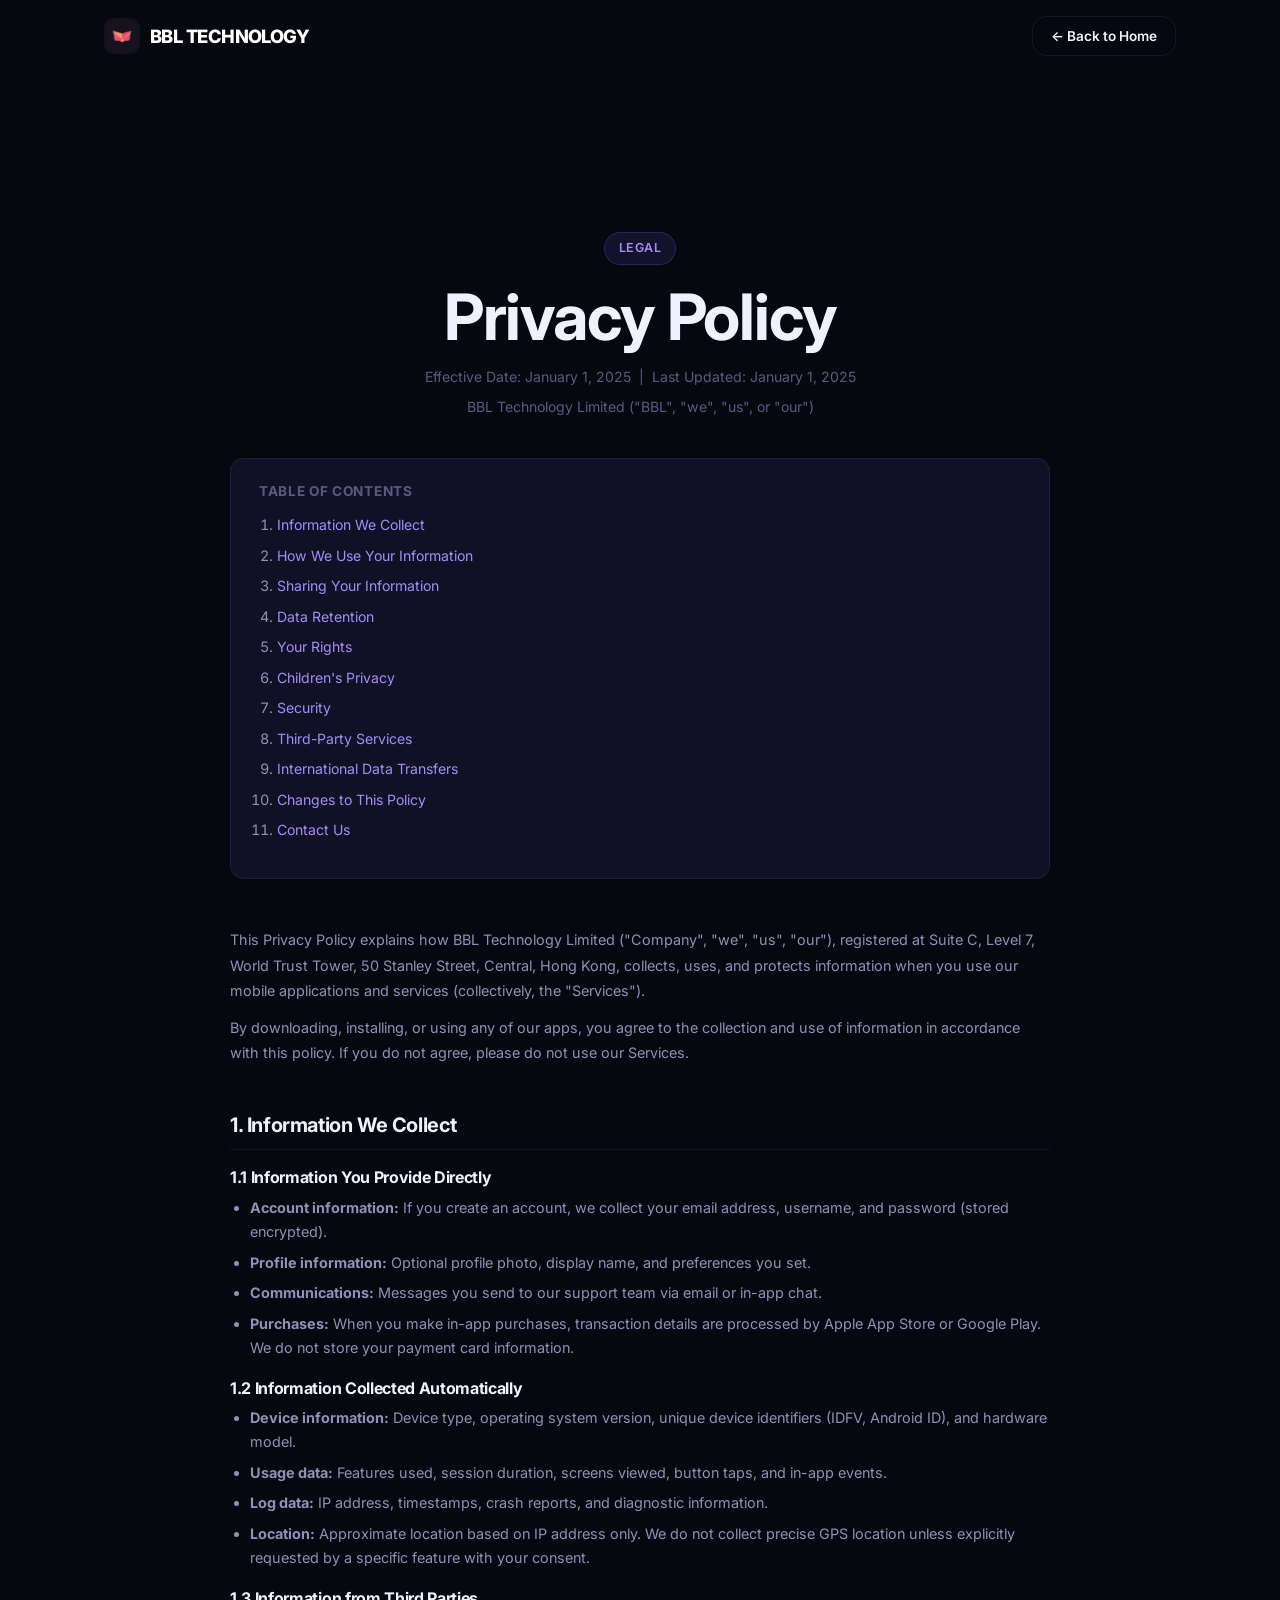
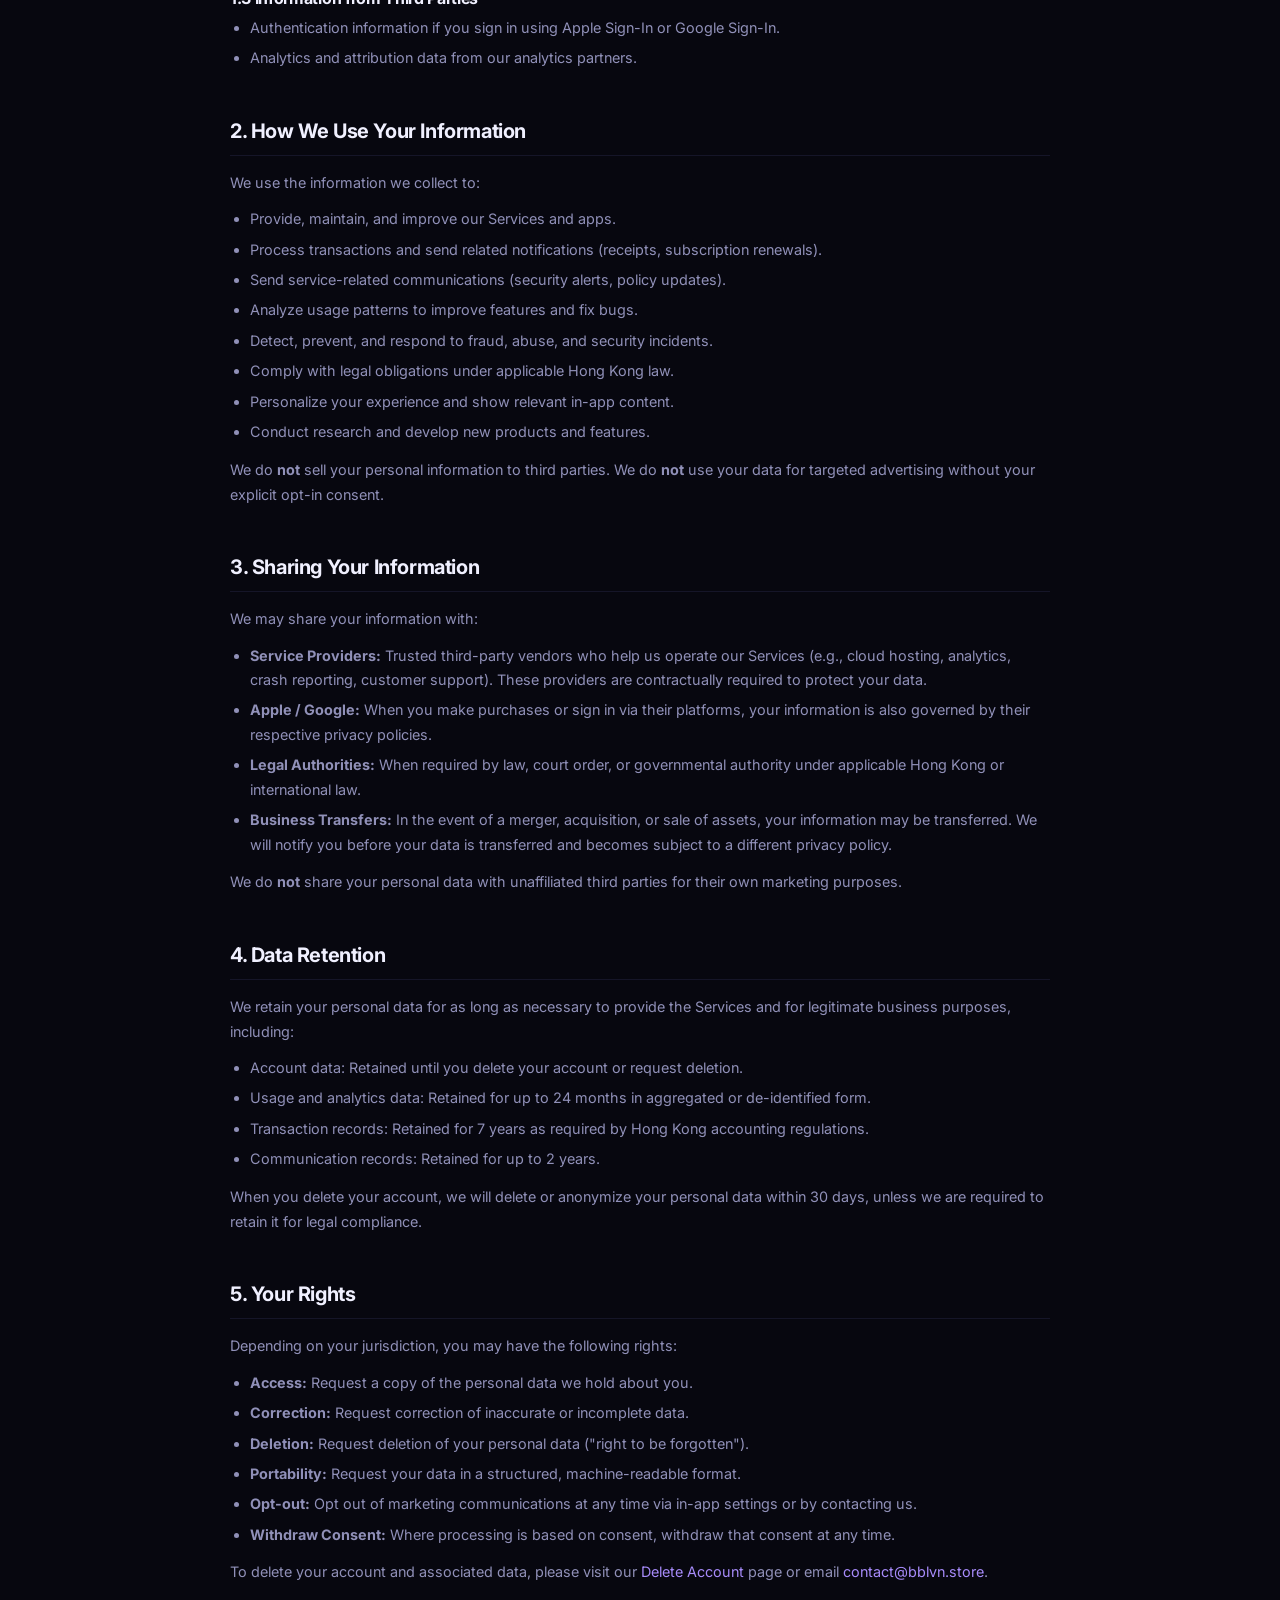
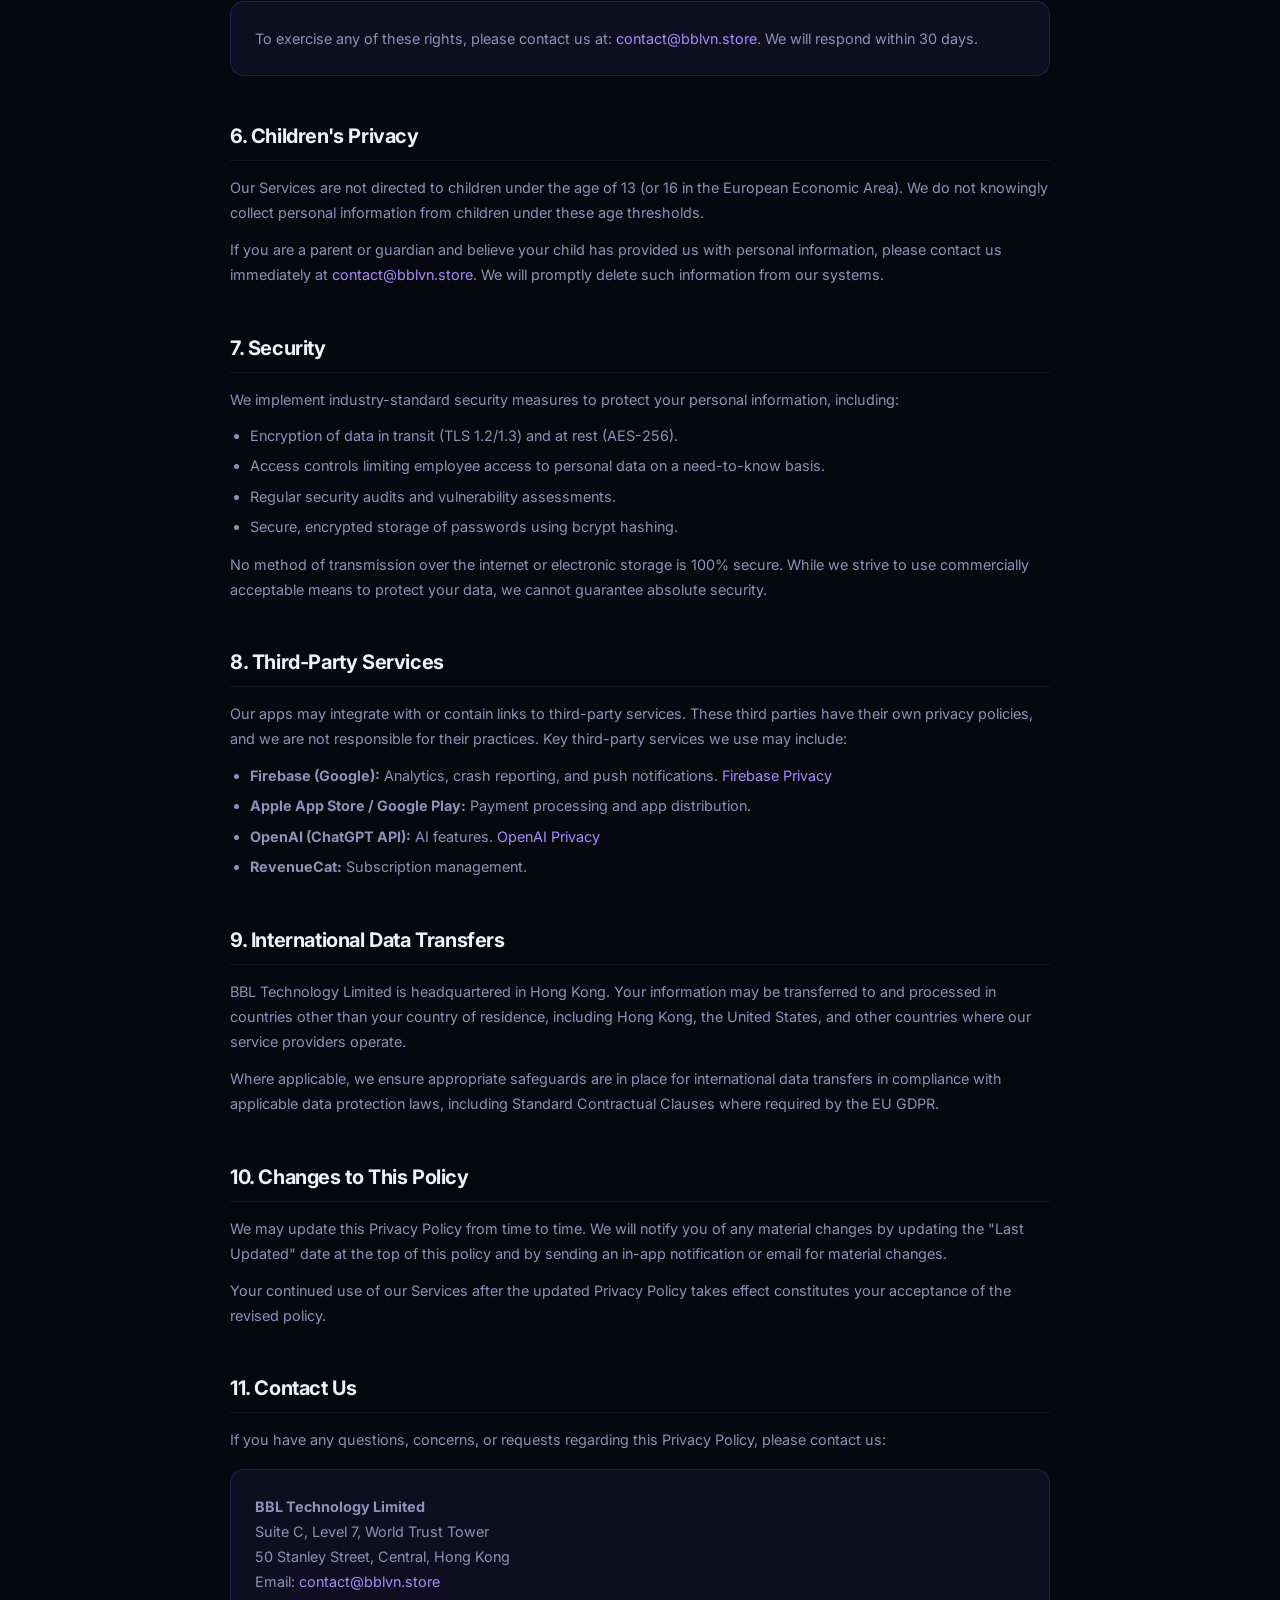
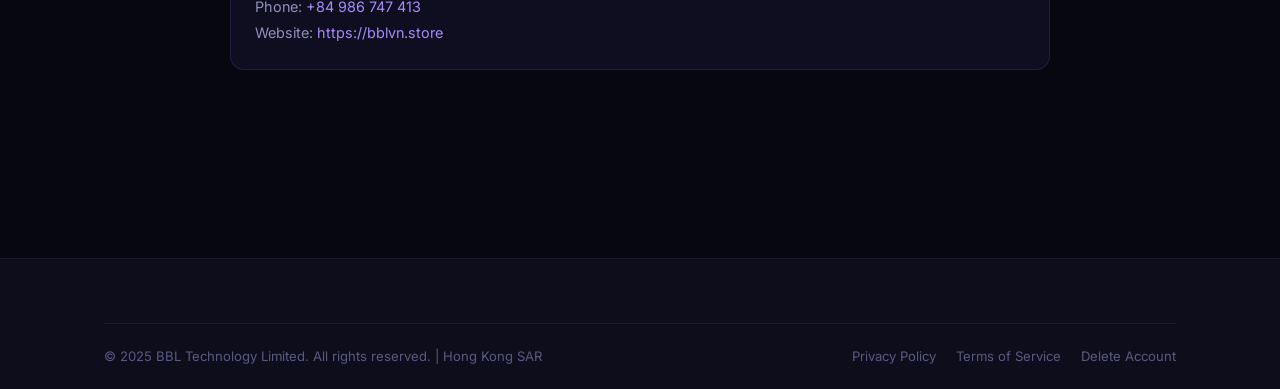
<file: privacy.html>
<!DOCTYPE html>
<html lang="en">
<head>
  <meta charset="UTF-8" />
  <meta name="viewport" content="width=device-width, initial-scale=1.0" />
  <title>Privacy Policy — BBL Technology Limited</title>
  <meta name="description" content="BBL Technology Limited Privacy Policy. Learn how we collect, use, and protect your personal data." />
  <link rel="canonical" href="https://bblvn.store/privacy.html" />
  <link rel="icon" type="image/png" sizes="32x32" href="assets/images/favicon-32.png" />
  <link rel="icon" type="image/png" sizes="16x16" href="assets/images/favicon-16.png" />
  <link rel="apple-touch-icon" sizes="180x180" href="assets/images/apple-touch-icon.png" />
  <link rel="preconnect" href="https://fonts.googleapis.com" />
  <link rel="preconnect" href="https://fonts.gstatic.com" crossorigin />
  <link href="https://fonts.googleapis.com/css2?family=Inter:wght@400;500;600;700;800;900&display=swap" rel="stylesheet" />
  <link rel="stylesheet" href="assets/css/style.css" />
</head>
<body>
<!-- Minimal navbar -->
<nav id="navbar">
  <div class="container nav-inner">
    <a href="index.html" class="nav-logo">
      <img src="assets/images/logo.png" alt="BBL Technology" class="nav-logo-img" />
      <span>BBL TECHNOLOGY</span>
    </a>
    <div>
      <a href="index.html" class="btn btn-outline" style="font-size:0.85rem;padding:8px 18px">← Back to Home</a>
    </div>
  </div>
</nav>
<div id="app">
<section class="section-sm" style="padding-top:100px">
  <div class="container">
    <div class="legal-hero">
      <div class="badge">Legal</div>
      <h1>Privacy Policy</h1>
      <p>Effective Date: January 1, 2025 &nbsp;|&nbsp; Last Updated: January 1, 2025</p>
      <p style="margin-top:6px">BBL Technology Limited ("BBL", "we", "us", or "our")</p>
    </div>
    <div class="legal-body">
      <div class="legal-toc">
        <h4>Table of Contents</h4>
        <ol>
          <li><a href="#priv-1">Information We Collect</a></li>
          <li><a href="#priv-2">How We Use Your Information</a></li>
          <li><a href="#priv-3">Sharing Your Information</a></li>
          <li><a href="#priv-4">Data Retention</a></li>
          <li><a href="#priv-5">Your Rights</a></li>
          <li><a href="#priv-6">Children's Privacy</a></li>
          <li><a href="#priv-7">Security</a></li>
          <li><a href="#priv-8">Third-Party Services</a></li>
          <li><a href="#priv-9">International Data Transfers</a></li>
          <li><a href="#priv-10">Changes to This Policy</a></li>
          <li><a href="#priv-11">Contact Us</a></li>
        </ol>
      </div>

      <section>
        <p>This Privacy Policy explains how BBL Technology Limited ("Company", "we", "us", "our"), registered at Suite C, Level 7, World Trust Tower, 50 Stanley Street, Central, Hong Kong, collects, uses, and protects information when you use our mobile applications and services (collectively, the "Services").</p>
        <p>By downloading, installing, or using any of our apps, you agree to the collection and use of information in accordance with this policy. If you do not agree, please do not use our Services.</p>
      </section>

      <section id="priv-1">
        <h2>1. Information We Collect</h2>
        <h3>1.1 Information You Provide Directly</h3>
        <ul>
          <li><strong>Account information:</strong> If you create an account, we collect your email address, username, and password (stored encrypted).</li>
          <li><strong>Profile information:</strong> Optional profile photo, display name, and preferences you set.</li>
          <li><strong>Communications:</strong> Messages you send to our support team via email or in-app chat.</li>
          <li><strong>Purchases:</strong> When you make in-app purchases, transaction details are processed by Apple App Store or Google Play. We do not store your payment card information.</li>
        </ul>
        <h3>1.2 Information Collected Automatically</h3>
        <ul>
          <li><strong>Device information:</strong> Device type, operating system version, unique device identifiers (IDFV, Android ID), and hardware model.</li>
          <li><strong>Usage data:</strong> Features used, session duration, screens viewed, button taps, and in-app events.</li>
          <li><strong>Log data:</strong> IP address, timestamps, crash reports, and diagnostic information.</li>
          <li><strong>Location:</strong> Approximate location based on IP address only. We do not collect precise GPS location unless explicitly requested by a specific feature with your consent.</li>
        </ul>
        <h3>1.3 Information from Third Parties</h3>
        <ul>
          <li>Authentication information if you sign in using Apple Sign-In or Google Sign-In.</li>
          <li>Analytics and attribution data from our analytics partners.</li>
        </ul>
      </section>

      <section id="priv-2">
        <h2>2. How We Use Your Information</h2>
        <p>We use the information we collect to:</p>
        <ul>
          <li>Provide, maintain, and improve our Services and apps.</li>
          <li>Process transactions and send related notifications (receipts, subscription renewals).</li>
          <li>Send service-related communications (security alerts, policy updates).</li>
          <li>Analyze usage patterns to improve features and fix bugs.</li>
          <li>Detect, prevent, and respond to fraud, abuse, and security incidents.</li>
          <li>Comply with legal obligations under applicable Hong Kong law.</li>
          <li>Personalize your experience and show relevant in-app content.</li>
          <li>Conduct research and develop new products and features.</li>
        </ul>
        <p>We do <strong>not</strong> sell your personal information to third parties. We do <strong>not</strong> use your data for targeted advertising without your explicit opt-in consent.</p>
      </section>

      <section id="priv-3">
        <h2>3. Sharing Your Information</h2>
        <p>We may share your information with:</p>
        <ul>
          <li><strong>Service Providers:</strong> Trusted third-party vendors who help us operate our Services (e.g., cloud hosting, analytics, crash reporting, customer support). These providers are contractually required to protect your data.</li>
          <li><strong>Apple / Google:</strong> When you make purchases or sign in via their platforms, your information is also governed by their respective privacy policies.</li>
          <li><strong>Legal Authorities:</strong> When required by law, court order, or governmental authority under applicable Hong Kong or international law.</li>
          <li><strong>Business Transfers:</strong> In the event of a merger, acquisition, or sale of assets, your information may be transferred. We will notify you before your data is transferred and becomes subject to a different privacy policy.</li>
        </ul>
        <p>We do <strong>not</strong> share your personal data with unaffiliated third parties for their own marketing purposes.</p>
      </section>

      <section id="priv-4">
        <h2>4. Data Retention</h2>
        <p>We retain your personal data for as long as necessary to provide the Services and for legitimate business purposes, including:</p>
        <ul>
          <li>Account data: Retained until you delete your account or request deletion.</li>
          <li>Usage and analytics data: Retained for up to 24 months in aggregated or de-identified form.</li>
          <li>Transaction records: Retained for 7 years as required by Hong Kong accounting regulations.</li>
          <li>Communication records: Retained for up to 2 years.</li>
        </ul>
        <p>When you delete your account, we will delete or anonymize your personal data within 30 days, unless we are required to retain it for legal compliance.</p>
      </section>

      <section id="priv-5">
        <h2>5. Your Rights</h2>
        <p>Depending on your jurisdiction, you may have the following rights:</p>
        <ul>
          <li><strong>Access:</strong> Request a copy of the personal data we hold about you.</li>
          <li><strong>Correction:</strong> Request correction of inaccurate or incomplete data.</li>
          <li><strong>Deletion:</strong> Request deletion of your personal data ("right to be forgotten").</li>
          <li><strong>Portability:</strong> Request your data in a structured, machine-readable format.</li>
          <li><strong>Opt-out:</strong> Opt out of marketing communications at any time via in-app settings or by contacting us.</li>
          <li><strong>Withdraw Consent:</strong> Where processing is based on consent, withdraw that consent at any time.</li>
        </ul>
        <p>To delete your account and associated data, please visit our <a href="delete-account.html">Delete Account</a> page or email <a href="mailto:contact@bblvn.store">contact@bblvn.store</a>.</p>
        <div class="contact-box">
          <p>To exercise any of these rights, please contact us at: <a href="mailto:contact@bblvn.store">contact@bblvn.store</a>. We will respond within 30 days.</p>
        </div>
      </section>

      <section id="priv-6">
        <h2>6. Children's Privacy</h2>
        <p>Our Services are not directed to children under the age of 13 (or 16 in the European Economic Area). We do not knowingly collect personal information from children under these age thresholds.</p>
        <p>If you are a parent or guardian and believe your child has provided us with personal information, please contact us immediately at <a href="mailto:contact@bblvn.store">contact@bblvn.store</a>. We will promptly delete such information from our systems.</p>
      </section>

      <section id="priv-7">
        <h2>7. Security</h2>
        <p>We implement industry-standard security measures to protect your personal information, including:</p>
        <ul>
          <li>Encryption of data in transit (TLS 1.2/1.3) and at rest (AES-256).</li>
          <li>Access controls limiting employee access to personal data on a need-to-know basis.</li>
          <li>Regular security audits and vulnerability assessments.</li>
          <li>Secure, encrypted storage of passwords using bcrypt hashing.</li>
        </ul>
        <p>No method of transmission over the internet or electronic storage is 100% secure. While we strive to use commercially acceptable means to protect your data, we cannot guarantee absolute security.</p>
      </section>

      <section id="priv-8">
        <h2>8. Third-Party Services</h2>
        <p>Our apps may integrate with or contain links to third-party services. These third parties have their own privacy policies, and we are not responsible for their practices. Key third-party services we use may include:</p>
        <ul>
          <li><strong>Firebase (Google):</strong> Analytics, crash reporting, and push notifications. <a href="https://firebase.google.com/support/privacy" target="_blank" rel="noopener">Firebase Privacy</a></li>
          <li><strong>Apple App Store / Google Play:</strong> Payment processing and app distribution.</li>
          <li><strong>OpenAI (ChatGPT API):</strong> AI features. <a href="https://openai.com/privacy" target="_blank" rel="noopener">OpenAI Privacy</a></li>
          <li><strong>RevenueCat:</strong> Subscription management.</li>
        </ul>
      </section>

      <section id="priv-9">
        <h2>9. International Data Transfers</h2>
        <p>BBL Technology Limited is headquartered in Hong Kong. Your information may be transferred to and processed in countries other than your country of residence, including Hong Kong, the United States, and other countries where our service providers operate.</p>
        <p>Where applicable, we ensure appropriate safeguards are in place for international data transfers in compliance with applicable data protection laws, including Standard Contractual Clauses where required by the EU GDPR.</p>
      </section>

      <section id="priv-10">
        <h2>10. Changes to This Policy</h2>
        <p>We may update this Privacy Policy from time to time. We will notify you of any material changes by updating the "Last Updated" date at the top of this policy and by sending an in-app notification or email for material changes.</p>
        <p>Your continued use of our Services after the updated Privacy Policy takes effect constitutes your acceptance of the revised policy.</p>
      </section>

      <section id="priv-11">
        <h2>11. Contact Us</h2>
        <p>If you have any questions, concerns, or requests regarding this Privacy Policy, please contact us:</p>
        <div class="contact-box">
          <p><strong>BBL Technology Limited</strong><br />
          Suite C, Level 7, World Trust Tower<br />
          50 Stanley Street, Central, Hong Kong<br />
          Email: <a href="mailto:contact@bblvn.store">contact@bblvn.store</a><br />
          Phone: <a href="tel:+84986747413">+84 986 747 413</a><br />
          Website: <a href="https://bblvn.store">https://bblvn.store</a></p>
        </div>
      </section>
    </div>
  </div>
</section>
</div>

<footer>
  <div class="container">
    <div class="footer-bottom" style="margin-top:0;padding:22px 0">
      <p>© 2025 BBL Technology Limited. All rights reserved. | Hong Kong SAR</p>
      <div class="footer-bottom-links">
        <a href="privacy.html">Privacy Policy</a>
        <a href="terms.html">Terms of Service</a>
        <a href="delete-account.html">Delete Account</a>
      </div>
    </div>
  </div>
</footer>

<script>
  window.addEventListener('scroll', () => {
    document.getElementById('navbar')?.classList.toggle('scrolled', window.scrollY > 20);
  });
</script>
</body>
</html>
</file>
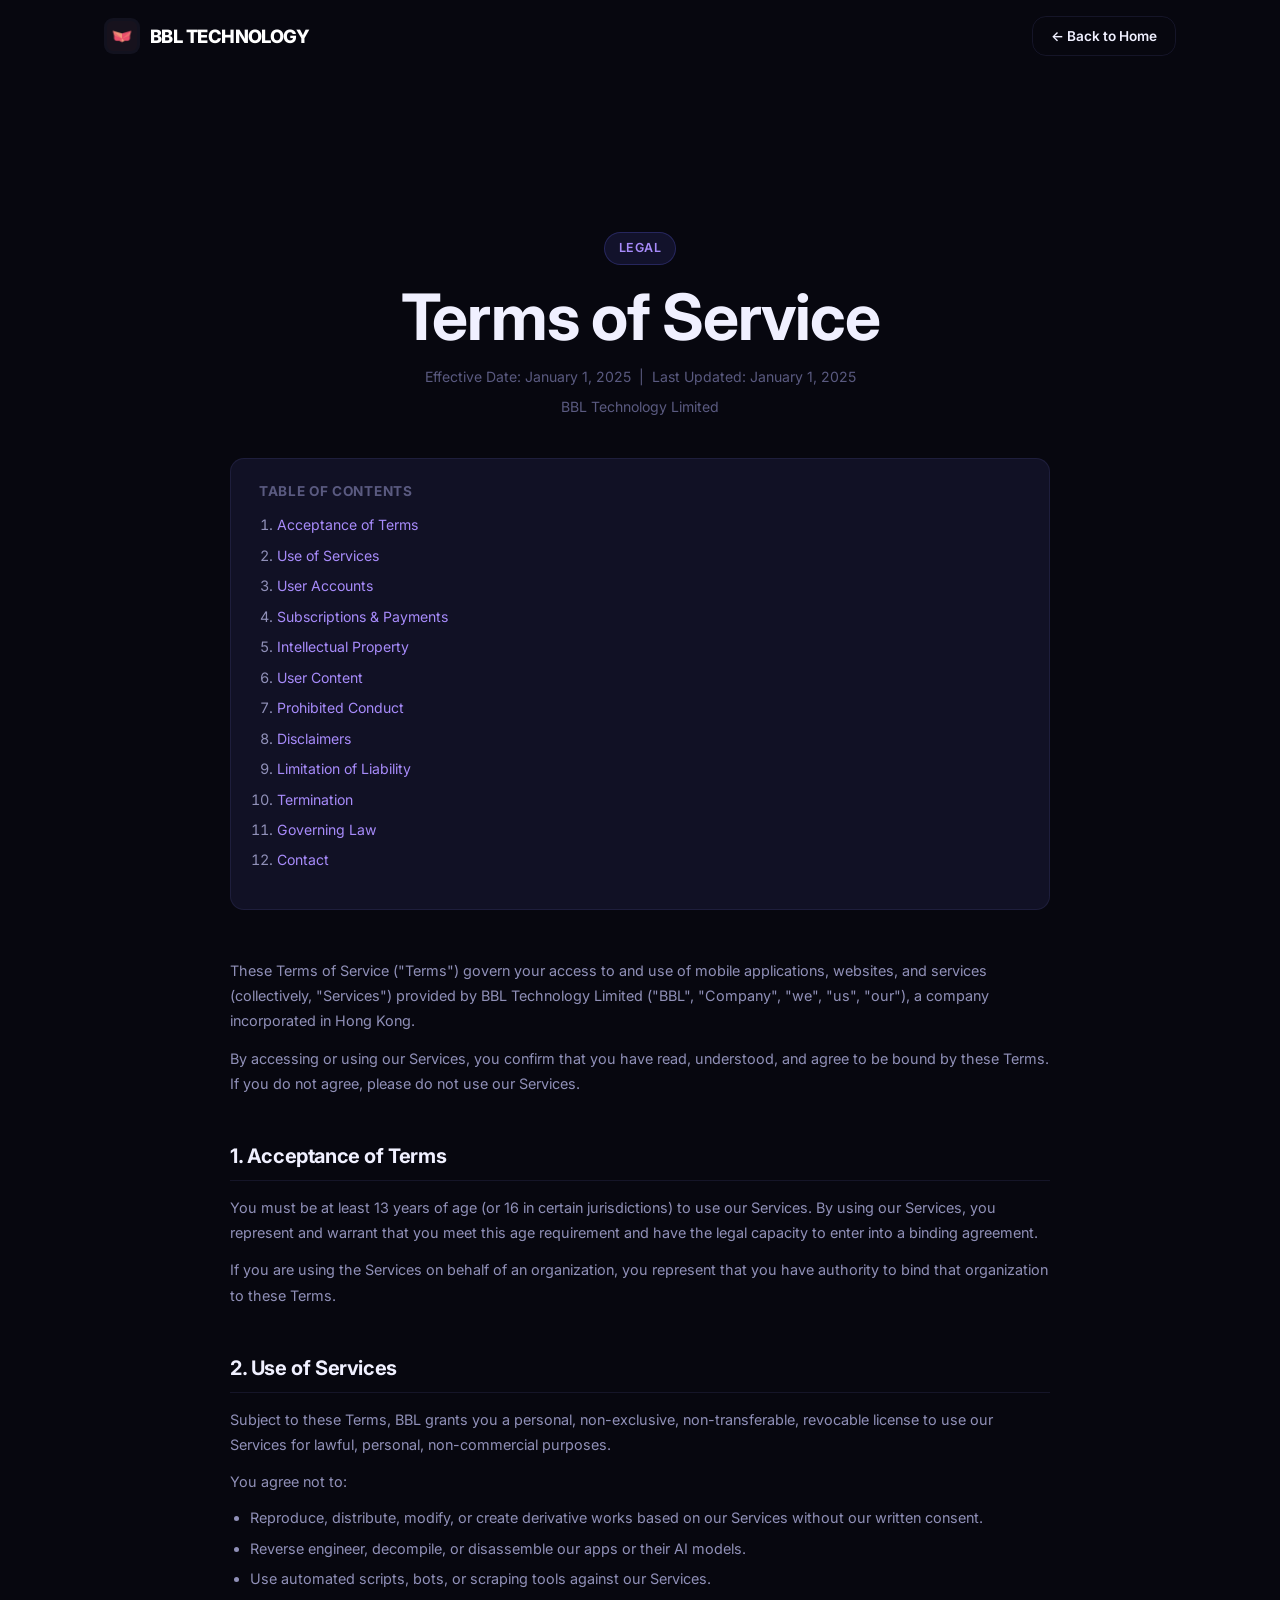
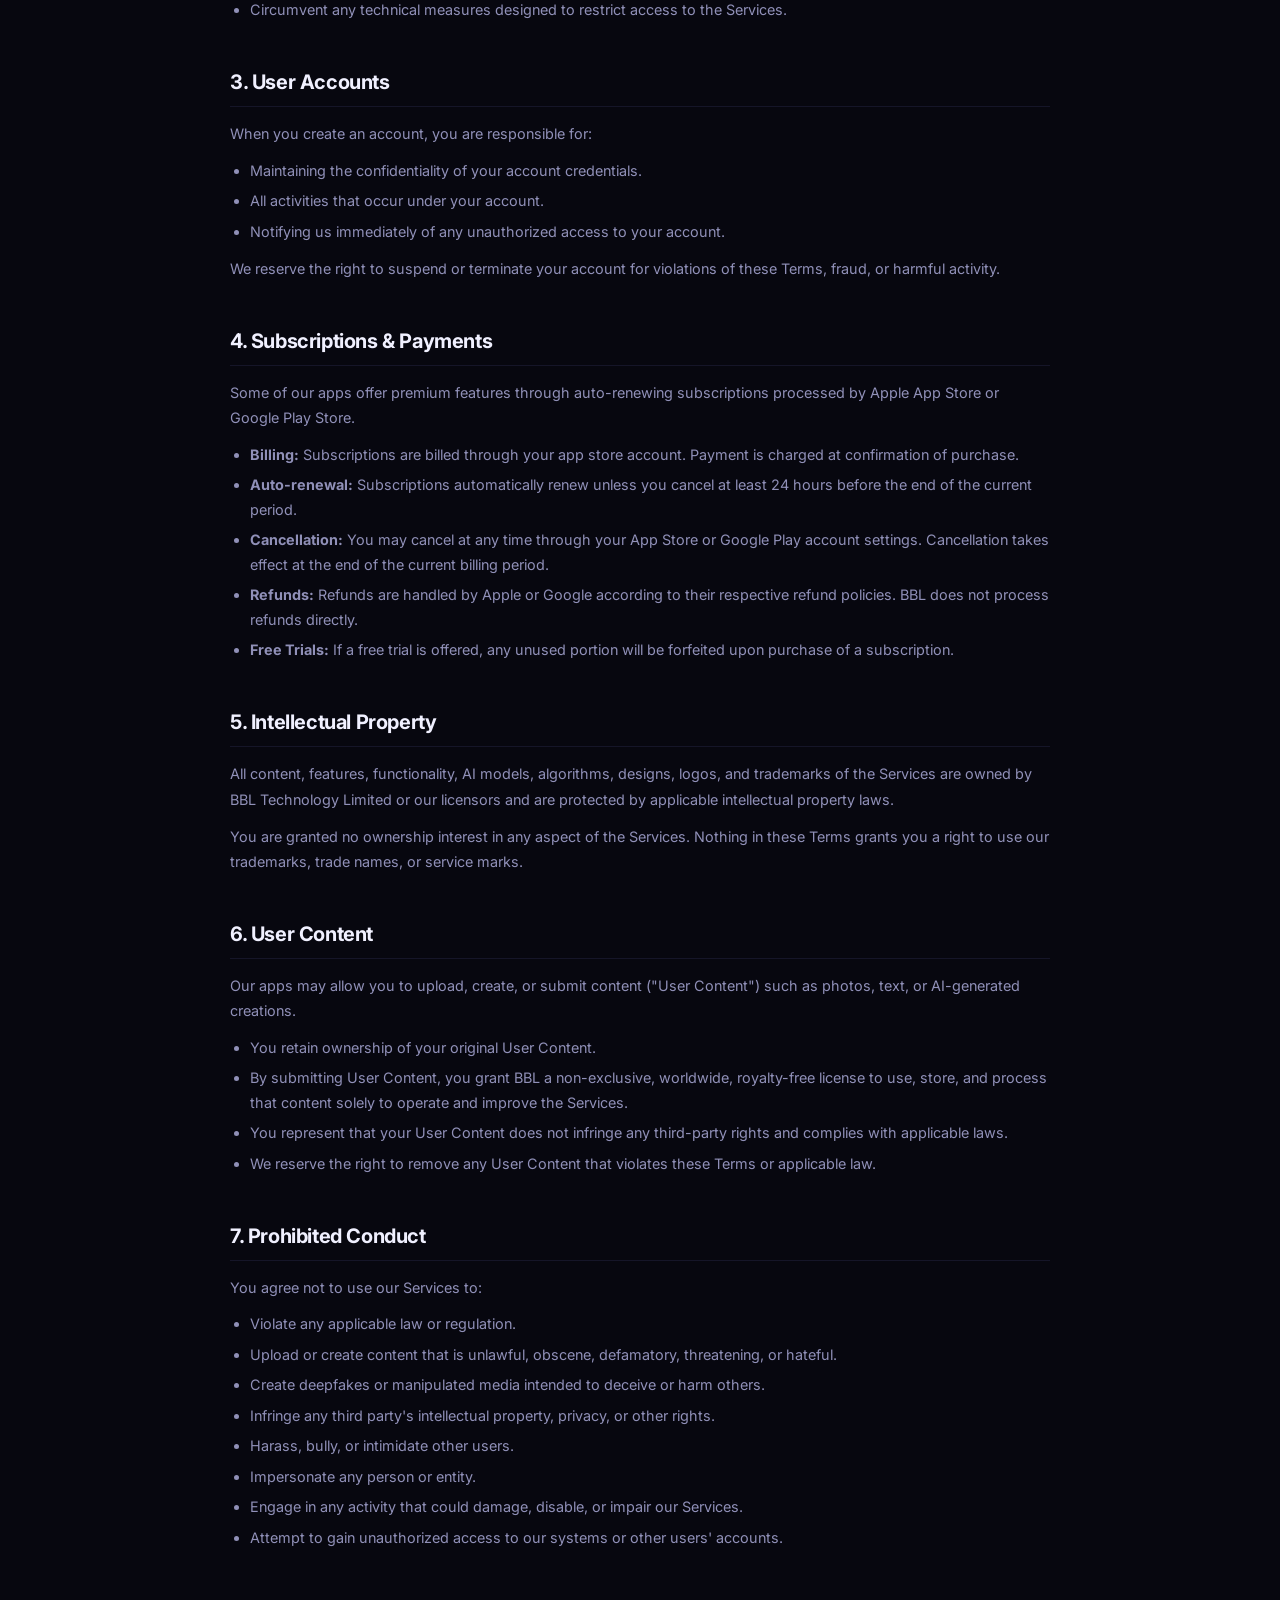
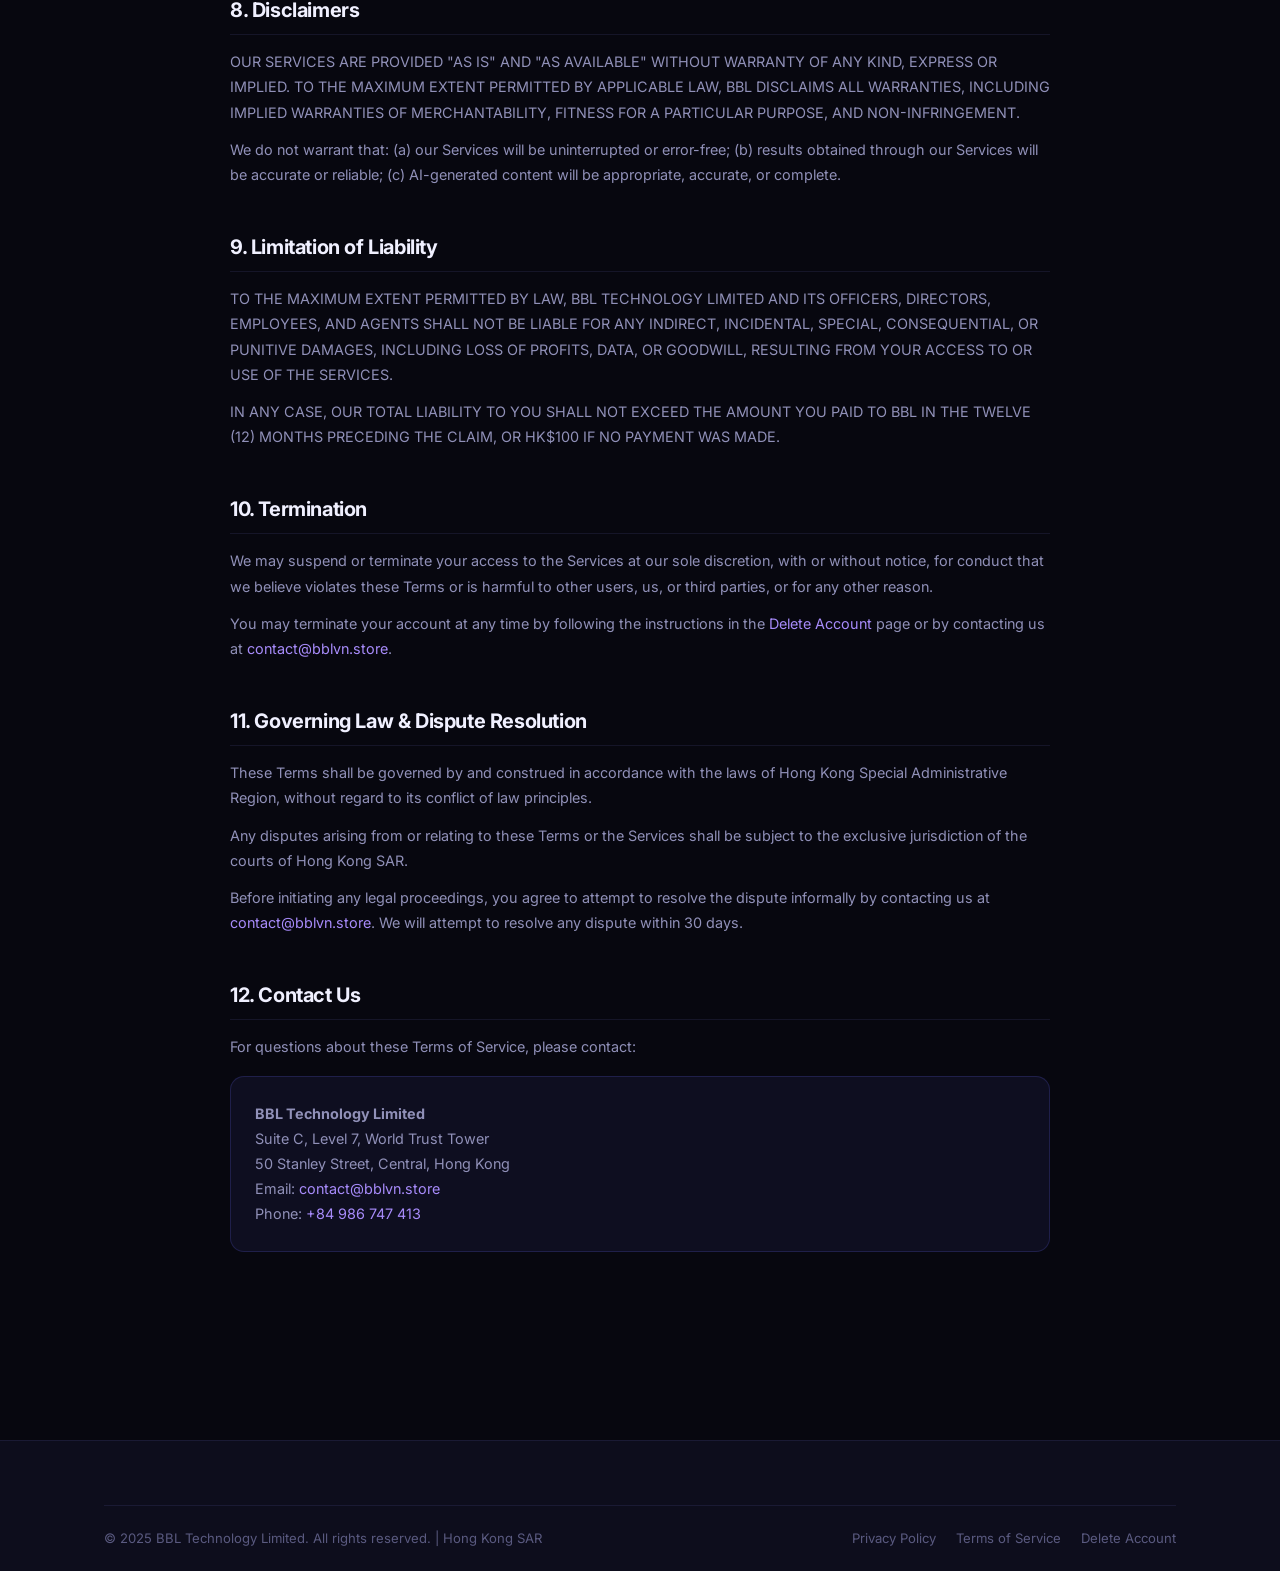
<file: terms.html>
<!DOCTYPE html>
<html lang="en">
<head>
  <meta charset="UTF-8" />
  <meta name="viewport" content="width=device-width, initial-scale=1.0" />
  <title>Terms of Service — BBL Technology Limited</title>
  <meta name="description" content="BBL Technology Limited Terms of Service. Read the terms governing your use of our mobile applications." />
  <link rel="canonical" href="https://bblvn.store/terms.html" />
  <link rel="icon" type="image/png" sizes="32x32" href="assets/images/favicon-32.png" />
  <link rel="icon" type="image/png" sizes="16x16" href="assets/images/favicon-16.png" />
  <link rel="apple-touch-icon" sizes="180x180" href="assets/images/apple-touch-icon.png" />
  <link rel="preconnect" href="https://fonts.googleapis.com" />
  <link rel="preconnect" href="https://fonts.gstatic.com" crossorigin />
  <link href="https://fonts.googleapis.com/css2?family=Inter:wght@400;500;600;700;800;900&display=swap" rel="stylesheet" />
  <link rel="stylesheet" href="assets/css/style.css" />
</head>
<body>
<nav id="navbar">
  <div class="container nav-inner">
    <a href="index.html" class="nav-logo">
      <img src="assets/images/logo.png" alt="BBL Technology" class="nav-logo-img" />
      <span>BBL TECHNOLOGY</span>
    </a>
    <div>
      <a href="index.html" class="btn btn-outline" style="font-size:0.85rem;padding:8px 18px">← Back to Home</a>
    </div>
  </div>
</nav>
<div id="app">
<section class="section-sm" style="padding-top:100px">
  <div class="container">
    <div class="legal-hero">
      <div class="badge">Legal</div>
      <h1>Terms of Service</h1>
      <p>Effective Date: January 1, 2025 &nbsp;|&nbsp; Last Updated: January 1, 2025</p>
      <p style="margin-top:6px">BBL Technology Limited</p>
    </div>
    <div class="legal-body">
      <div class="legal-toc">
        <h4>Table of Contents</h4>
        <ol>
          <li><a href="#tos-1">Acceptance of Terms</a></li>
          <li><a href="#tos-2">Use of Services</a></li>
          <li><a href="#tos-3">User Accounts</a></li>
          <li><a href="#tos-4">Subscriptions &amp; Payments</a></li>
          <li><a href="#tos-5">Intellectual Property</a></li>
          <li><a href="#tos-6">User Content</a></li>
          <li><a href="#tos-7">Prohibited Conduct</a></li>
          <li><a href="#tos-8">Disclaimers</a></li>
          <li><a href="#tos-9">Limitation of Liability</a></li>
          <li><a href="#tos-10">Termination</a></li>
          <li><a href="#tos-11">Governing Law</a></li>
          <li><a href="#tos-12">Contact</a></li>
        </ol>
      </div>

      <section>
        <p>These Terms of Service ("Terms") govern your access to and use of mobile applications, websites, and services (collectively, "Services") provided by BBL Technology Limited ("BBL", "Company", "we", "us", "our"), a company incorporated in Hong Kong.</p>
        <p>By accessing or using our Services, you confirm that you have read, understood, and agree to be bound by these Terms. If you do not agree, please do not use our Services.</p>
      </section>

      <section id="tos-1">
        <h2>1. Acceptance of Terms</h2>
        <p>You must be at least 13 years of age (or 16 in certain jurisdictions) to use our Services. By using our Services, you represent and warrant that you meet this age requirement and have the legal capacity to enter into a binding agreement.</p>
        <p>If you are using the Services on behalf of an organization, you represent that you have authority to bind that organization to these Terms.</p>
      </section>

      <section id="tos-2">
        <h2>2. Use of Services</h2>
        <p>Subject to these Terms, BBL grants you a personal, non-exclusive, non-transferable, revocable license to use our Services for lawful, personal, non-commercial purposes.</p>
        <p>You agree not to:</p>
        <ul>
          <li>Reproduce, distribute, modify, or create derivative works based on our Services without our written consent.</li>
          <li>Reverse engineer, decompile, or disassemble our apps or their AI models.</li>
          <li>Use automated scripts, bots, or scraping tools against our Services.</li>
          <li>Circumvent any technical measures designed to restrict access to the Services.</li>
        </ul>
      </section>

      <section id="tos-3">
        <h2>3. User Accounts</h2>
        <p>When you create an account, you are responsible for:</p>
        <ul>
          <li>Maintaining the confidentiality of your account credentials.</li>
          <li>All activities that occur under your account.</li>
          <li>Notifying us immediately of any unauthorized access to your account.</li>
        </ul>
        <p>We reserve the right to suspend or terminate your account for violations of these Terms, fraud, or harmful activity.</p>
      </section>

      <section id="tos-4">
        <h2>4. Subscriptions &amp; Payments</h2>
        <p>Some of our apps offer premium features through auto-renewing subscriptions processed by Apple App Store or Google Play Store.</p>
        <ul>
          <li><strong>Billing:</strong> Subscriptions are billed through your app store account. Payment is charged at confirmation of purchase.</li>
          <li><strong>Auto-renewal:</strong> Subscriptions automatically renew unless you cancel at least 24 hours before the end of the current period.</li>
          <li><strong>Cancellation:</strong> You may cancel at any time through your App Store or Google Play account settings. Cancellation takes effect at the end of the current billing period.</li>
          <li><strong>Refunds:</strong> Refunds are handled by Apple or Google according to their respective refund policies. BBL does not process refunds directly.</li>
          <li><strong>Free Trials:</strong> If a free trial is offered, any unused portion will be forfeited upon purchase of a subscription.</li>
        </ul>
      </section>

      <section id="tos-5">
        <h2>5. Intellectual Property</h2>
        <p>All content, features, functionality, AI models, algorithms, designs, logos, and trademarks of the Services are owned by BBL Technology Limited or our licensors and are protected by applicable intellectual property laws.</p>
        <p>You are granted no ownership interest in any aspect of the Services. Nothing in these Terms grants you a right to use our trademarks, trade names, or service marks.</p>
      </section>

      <section id="tos-6">
        <h2>6. User Content</h2>
        <p>Our apps may allow you to upload, create, or submit content ("User Content") such as photos, text, or AI-generated creations.</p>
        <ul>
          <li>You retain ownership of your original User Content.</li>
          <li>By submitting User Content, you grant BBL a non-exclusive, worldwide, royalty-free license to use, store, and process that content solely to operate and improve the Services.</li>
          <li>You represent that your User Content does not infringe any third-party rights and complies with applicable laws.</li>
          <li>We reserve the right to remove any User Content that violates these Terms or applicable law.</li>
        </ul>
      </section>

      <section id="tos-7">
        <h2>7. Prohibited Conduct</h2>
        <p>You agree not to use our Services to:</p>
        <ul>
          <li>Violate any applicable law or regulation.</li>
          <li>Upload or create content that is unlawful, obscene, defamatory, threatening, or hateful.</li>
          <li>Create deepfakes or manipulated media intended to deceive or harm others.</li>
          <li>Infringe any third party's intellectual property, privacy, or other rights.</li>
          <li>Harass, bully, or intimidate other users.</li>
          <li>Impersonate any person or entity.</li>
          <li>Engage in any activity that could damage, disable, or impair our Services.</li>
          <li>Attempt to gain unauthorized access to our systems or other users' accounts.</li>
        </ul>
      </section>

      <section id="tos-8">
        <h2>8. Disclaimers</h2>
        <p>OUR SERVICES ARE PROVIDED "AS IS" AND "AS AVAILABLE" WITHOUT WARRANTY OF ANY KIND, EXPRESS OR IMPLIED. TO THE MAXIMUM EXTENT PERMITTED BY APPLICABLE LAW, BBL DISCLAIMS ALL WARRANTIES, INCLUDING IMPLIED WARRANTIES OF MERCHANTABILITY, FITNESS FOR A PARTICULAR PURPOSE, AND NON-INFRINGEMENT.</p>
        <p>We do not warrant that: (a) our Services will be uninterrupted or error-free; (b) results obtained through our Services will be accurate or reliable; (c) AI-generated content will be appropriate, accurate, or complete.</p>
      </section>

      <section id="tos-9">
        <h2>9. Limitation of Liability</h2>
        <p>TO THE MAXIMUM EXTENT PERMITTED BY LAW, BBL TECHNOLOGY LIMITED AND ITS OFFICERS, DIRECTORS, EMPLOYEES, AND AGENTS SHALL NOT BE LIABLE FOR ANY INDIRECT, INCIDENTAL, SPECIAL, CONSEQUENTIAL, OR PUNITIVE DAMAGES, INCLUDING LOSS OF PROFITS, DATA, OR GOODWILL, RESULTING FROM YOUR ACCESS TO OR USE OF THE SERVICES.</p>
        <p>IN ANY CASE, OUR TOTAL LIABILITY TO YOU SHALL NOT EXCEED THE AMOUNT YOU PAID TO BBL IN THE TWELVE (12) MONTHS PRECEDING THE CLAIM, OR HK$100 IF NO PAYMENT WAS MADE.</p>
      </section>

      <section id="tos-10">
        <h2>10. Termination</h2>
        <p>We may suspend or terminate your access to the Services at our sole discretion, with or without notice, for conduct that we believe violates these Terms or is harmful to other users, us, or third parties, or for any other reason.</p>
        <p>You may terminate your account at any time by following the instructions in the <a href="delete-account.html">Delete Account</a> page or by contacting us at <a href="mailto:contact@bblvn.store">contact@bblvn.store</a>.</p>
      </section>

      <section id="tos-11">
        <h2>11. Governing Law &amp; Dispute Resolution</h2>
        <p>These Terms shall be governed by and construed in accordance with the laws of Hong Kong Special Administrative Region, without regard to its conflict of law principles.</p>
        <p>Any disputes arising from or relating to these Terms or the Services shall be subject to the exclusive jurisdiction of the courts of Hong Kong SAR.</p>
        <p>Before initiating any legal proceedings, you agree to attempt to resolve the dispute informally by contacting us at <a href="mailto:contact@bblvn.store">contact@bblvn.store</a>. We will attempt to resolve any dispute within 30 days.</p>
      </section>

      <section id="tos-12">
        <h2>12. Contact Us</h2>
        <p>For questions about these Terms of Service, please contact:</p>
        <div class="contact-box">
          <p><strong>BBL Technology Limited</strong><br />
          Suite C, Level 7, World Trust Tower<br />
          50 Stanley Street, Central, Hong Kong<br />
          Email: <a href="mailto:contact@bblvn.store">contact@bblvn.store</a><br />
          Phone: <a href="tel:+84986747413">+84 986 747 413</a></p>
        </div>
      </section>
    </div>
  </div>
</section>
</div>

<footer>
  <div class="container">
    <div class="footer-bottom" style="margin-top:0;padding:22px 0">
      <p>© 2025 BBL Technology Limited. All rights reserved. | Hong Kong SAR</p>
      <div class="footer-bottom-links">
        <a href="privacy.html">Privacy Policy</a>
        <a href="terms.html">Terms of Service</a>
        <a href="delete-account.html">Delete Account</a>
      </div>
    </div>
  </div>
</footer>

<script>
  window.addEventListener('scroll', () => {
    document.getElementById('navbar')?.classList.toggle('scrolled', window.scrollY > 20);
  });
</script>
</body>
</html>
</file>
<file: assets/css/style.css>
/* =============================================
   BBL TECHNOLOGY LIMITED — Global Styles
   ============================================= */

/* --- Reset & Base --- */
*, *::before, *::after { box-sizing: border-box; margin: 0; padding: 0; }

:root {
  --bg-0: #07070f;
  --bg-1: #0d0d1c;
  --bg-2: #12122a;
  --bg-card: #111125;
  --border: rgba(120,120,220,0.12);
  --accent-1: #6366f1;
  --accent-2: #8b5cf6;
  --accent-3: #a78bfa;
  --accent-gradient: linear-gradient(135deg, #6366f1 0%, #8b5cf6 50%, #a78bfa 100%);
  --accent-gradient-wide: linear-gradient(135deg, #4f46e5 0%, #7c3aed 40%, #ec4899 100%);
  --text-primary: #f0f0ff;
  --text-secondary: #9090b8;
  --text-muted: #5a5a80;
  --radius-sm: 8px;
  --radius-md: 14px;
  --radius-lg: 22px;
  --radius-xl: 32px;
  --shadow-card: 0 4px 32px rgba(99,102,241,0.08), 0 1px 4px rgba(0,0,0,0.4);
  --shadow-glow: 0 0 60px rgba(99,102,241,0.2);
  --font-sans: 'Inter', -apple-system, BlinkMacSystemFont, 'Segoe UI', system-ui, sans-serif;
  --transition: 0.25s cubic-bezier(0.4,0,0.2,1);
  --nav-h: 72px;
}

html { scroll-behavior: smooth; font-size: 16px; }

body {
  background: var(--bg-0);
  color: var(--text-primary);
  font-family: var(--font-sans);
  line-height: 1.65;
  min-height: 100vh;
  -webkit-font-smoothing: antialiased;
  overflow-x: hidden;
}

/* --- Typography --- */
h1,h2,h3,h4,h5 {
  font-weight: 700;
  line-height: 1.2;
  letter-spacing: -0.02em;
}
h1 { font-size: clamp(2.2rem, 5.5vw, 4rem); }
h2 { font-size: clamp(1.6rem, 3.5vw, 2.6rem); }
h3 { font-size: clamp(1.1rem, 2vw, 1.4rem); }
h4 { font-size: 1.05rem; }
p { color: var(--text-secondary); }
a { color: var(--accent-3); text-decoration: none; transition: color var(--transition); }
a:hover { color: #fff; }

/* --- Utilities --- */
.container { max-width: 1120px; margin: 0 auto; padding: 0 24px; }
.section { padding: 100px 0; }
.section-sm { padding: 60px 0; }

.gradient-text {
  background: var(--accent-gradient-wide);
  -webkit-background-clip: text;
  -webkit-text-fill-color: transparent;
  background-clip: text;
}

.badge {
  display: inline-flex;
  align-items: center;
  gap: 6px;
  padding: 5px 14px;
  background: rgba(99,102,241,0.12);
  border: 1px solid rgba(99,102,241,0.25);
  border-radius: 99px;
  font-size: 0.78rem;
  font-weight: 600;
  color: var(--accent-3);
  letter-spacing: 0.03em;
  text-transform: uppercase;
  margin-bottom: 20px;
}

.btn {
  display: inline-flex;
  align-items: center;
  gap: 8px;
  padding: 13px 28px;
  border-radius: var(--radius-md);
  font-size: 0.95rem;
  font-weight: 600;
  cursor: pointer;
  border: none;
  transition: all var(--transition);
  text-decoration: none;
  white-space: nowrap;
}
.btn-primary {
  background: var(--accent-gradient);
  color: #fff;
  box-shadow: 0 4px 20px rgba(99,102,241,0.35);
}
.btn-primary:hover {
  transform: translateY(-2px);
  box-shadow: 0 8px 28px rgba(99,102,241,0.5);
  color: #fff;
}
.btn-outline {
  background: transparent;
  color: var(--text-primary);
  border: 1px solid var(--border);
}
.btn-outline:hover {
  background: rgba(255,255,255,0.05);
  border-color: rgba(120,120,220,0.3);
  color: #fff;
  transform: translateY(-1px);
}

.card {
  background: var(--bg-card);
  border: 1px solid var(--border);
  border-radius: var(--radius-lg);
  padding: 32px;
  transition: all var(--transition);
}
.card:hover {
  border-color: rgba(120,120,220,0.22);
  box-shadow: var(--shadow-card);
  transform: translateY(-3px);
}

.tag {
  display: inline-block;
  padding: 3px 10px;
  background: rgba(99,102,241,0.1);
  border-radius: 6px;
  font-size: 0.75rem;
  font-weight: 600;
  color: var(--accent-3);
}

/* --- Navigation --- */
#navbar {
  position: fixed;
  top: 0; left: 0; right: 0;
  height: var(--nav-h);
  z-index: 1000;
  transition: background var(--transition), box-shadow var(--transition);
}
#navbar.scrolled {
  background: rgba(7,7,15,0.92);
  backdrop-filter: blur(18px);
  -webkit-backdrop-filter: blur(18px);
  box-shadow: 0 1px 0 var(--border);
}
.nav-inner {
  display: flex;
  align-items: center;
  justify-content: space-between;
  height: 100%;
}
.nav-logo {
  display: flex;
  align-items: center;
  gap: 10px;
  font-size: 1.15rem;
  font-weight: 800;
  color: #fff;
  letter-spacing: -0.03em;
  text-decoration: none;
}
.nav-logo-mark {
  width: 36px;
  height: 36px;
  border-radius: 9px;
  background: var(--accent-gradient);
  display: flex;
  align-items: center;
  justify-content: center;
  font-size: 0.9rem;
  font-weight: 900;
  color: #fff;
  flex-shrink: 0;
}
.nav-logo-img {
  width: 36px;
  height: 36px;
  border-radius: 9px;
  object-fit: contain;
  flex-shrink: 0;
  background: #12121f;
  padding: 3px;
}
.nav-links {
  display: flex;
  align-items: center;
  gap: 6px;
  list-style: none;
}
.nav-links a {
  padding: 7px 14px;
  color: var(--text-secondary);
  font-size: 0.9rem;
  font-weight: 500;
  border-radius: var(--radius-sm);
  transition: all var(--transition);
  text-decoration: none;
}
.nav-links a:hover, .nav-links a.active {
  color: #fff;
  background: rgba(255,255,255,0.06);
}
.nav-right {
  display: flex;
  align-items: center;
  gap: 12px;
}
.lang-switcher {
  display: flex;
  align-items: center;
  background: rgba(255,255,255,0.05);
  border: 1px solid var(--border);
  border-radius: var(--radius-sm);
  overflow: hidden;
}
.lang-btn {
  padding: 6px 12px;
  font-size: 0.78rem;
  font-weight: 600;
  color: var(--text-muted);
  background: none;
  border: none;
  cursor: pointer;
  transition: all var(--transition);
}
.lang-btn.active {
  background: var(--accent-gradient);
  color: #fff;
}
.nav-mobile-btn {
  display: none;
  flex-direction: column;
  gap: 5px;
  cursor: pointer;
  padding: 8px;
  background: none;
  border: none;
}
.nav-mobile-btn span {
  display: block;
  width: 22px;
  height: 2px;
  background: var(--text-secondary);
  border-radius: 2px;
  transition: all var(--transition);
}
.nav-drawer {
  display: none;
  position: fixed;
  top: var(--nav-h); left: 0; right: 0;
  background: rgba(7,7,15,0.97);
  backdrop-filter: blur(20px);
  -webkit-backdrop-filter: blur(20px);
  border-bottom: 1px solid var(--border);
  padding: 16px 24px 24px;
  z-index: 999;
}
.nav-drawer.open { display: block; }
.nav-drawer a {
  display: block;
  padding: 12px 0;
  color: var(--text-secondary);
  font-size: 1rem;
  font-weight: 500;
  border-bottom: 1px solid var(--border);
  transition: color var(--transition);
}
.nav-drawer a:last-child { border-bottom: none; }
.nav-drawer a:hover { color: #fff; }

/* --- Page wrapper --- */
#app {
  padding-top: var(--nav-h);
}
.page { display: none; }
.page.active { display: block; }

/* =============================================
   HOME PAGE
   ============================================= */

/* Hero */
.hero {
  min-height: calc(100vh - var(--nav-h));
  display: flex;
  align-items: center;
  position: relative;
  overflow: hidden;
  padding: 80px 0;
}
.hero-bg {
  position: absolute;
  inset: 0;
  pointer-events: none;
  z-index: 0;
}
.hero-blob {
  position: absolute;
  border-radius: 50%;
  filter: blur(100px);
  opacity: 0.12;
}
.blob-1 {
  width: 700px; height: 700px;
  background: #6366f1;
  top: -200px; right: -150px;
}
.blob-2 {
  width: 500px; height: 500px;
  background: #ec4899;
  bottom: -100px; left: -100px;
}
.blob-3 {
  width: 400px; height: 400px;
  background: #8b5cf6;
  top: 30%; left: 40%;
}
.hero-content {
  position: relative;
  z-index: 1;
  max-width: 780px;
}
.hero-stat-row {
  display: flex;
  gap: 40px;
  margin-top: 48px;
  flex-wrap: wrap;
}
.hero-stat strong {
  display: block;
  font-size: 2rem;
  font-weight: 800;
  background: var(--accent-gradient-wide);
  -webkit-background-clip: text;
  -webkit-text-fill-color: transparent;
  background-clip: text;
}
.hero-stat span {
  font-size: 0.85rem;
  color: var(--text-muted);
}
.hero-actions {
  display: flex;
  gap: 14px;
  margin-top: 36px;
  flex-wrap: wrap;
}
.hero-scroll {
  position: absolute;
  bottom: 36px; left: 50%;
  transform: translateX(-50%);
  z-index: 1;
  display: flex;
  flex-direction: column;
  align-items: center;
  gap: 8px;
  color: var(--text-muted);
  font-size: 0.75rem;
  animation: bounce 2s infinite;
}
.hero-scroll::after {
  content: '';
  width: 1px;
  height: 44px;
  background: linear-gradient(to bottom, var(--accent-1), transparent);
}
@keyframes bounce {
  0%,100% { transform: translateX(-50%) translateY(0); }
  50% { transform: translateX(-50%) translateY(8px); }
}

/* Stats bar */
.stats-bar {
  padding: 40px 0;
  border-top: 1px solid var(--border);
  border-bottom: 1px solid var(--border);
  background: var(--bg-1);
}
.stats-grid {
  display: grid;
  grid-template-columns: repeat(4, 1fr);
  gap: 0;
}
.stat-item {
  text-align: center;
  padding: 8px;
  border-right: 1px solid var(--border);
}
.stat-item:last-child { border-right: none; }
.stat-item .number {
  font-size: 2.2rem;
  font-weight: 800;
  background: var(--accent-gradient-wide);
  -webkit-background-clip: text;
  -webkit-text-fill-color: transparent;
  background-clip: text;
}
.stat-item .label {
  font-size: 0.82rem;
  color: var(--text-muted);
  margin-top: 4px;
}

/* What we do */
.services-grid {
  display: grid;
  grid-template-columns: repeat(3, 1fr);
  gap: 24px;
  margin-top: 56px;
}
.service-card {
  background: var(--bg-card);
  border: 1px solid var(--border);
  border-radius: var(--radius-lg);
  padding: 32px;
  transition: all var(--transition);
  position: relative;
  overflow: hidden;
}
.service-card::before {
  content: '';
  position: absolute;
  top: 0; left: 0; right: 0;
  height: 2px;
  background: var(--accent-gradient);
  opacity: 0;
  transition: opacity var(--transition);
}
.service-card:hover::before { opacity: 1; }
.service-card:hover {
  border-color: rgba(99,102,241,0.2);
  transform: translateY(-4px);
  box-shadow: var(--shadow-card);
}
.service-icon {
  width: 52px; height: 52px;
  border-radius: 14px;
  background: rgba(99,102,241,0.12);
  display: flex;
  align-items: center;
  justify-content: center;
  font-size: 1.5rem;
  margin-bottom: 20px;
}
.service-card h3 { margin-bottom: 10px; font-size: 1.1rem; }
.service-card p { font-size: 0.88rem; line-height: 1.65; }

/* Products showcase */
.products-grid {
  display: grid;
  grid-template-columns: repeat(3, 1fr);
  gap: 24px;
  margin-top: 56px;
}
.product-card {
  background: var(--bg-card);
  border: 1px solid var(--border);
  border-radius: var(--radius-lg);
  overflow: hidden;
  transition: all var(--transition);
}
.product-card:hover {
  transform: translateY(-4px);
  box-shadow: var(--shadow-card);
  border-color: rgba(99,102,241,0.25);
}
.product-header {
  height: 120px;
  display: flex;
  align-items: center;
  justify-content: center;
  font-size: 2.5rem;
  position: relative;
}
.product-header.purple { background: linear-gradient(135deg, #1e1042, #2d1b6e); }
.product-header.blue   { background: linear-gradient(135deg, #0a1628, #0d2a6e); }
.product-header.pink   { background: linear-gradient(135deg, #1f0a28, #4a1060); }
.product-header.teal   { background: linear-gradient(135deg, #041f20, #063b40); }
.product-header.orange { background: linear-gradient(135deg, #1f0e02, #4a2006); }
.product-header.green  { background: linear-gradient(135deg, #051805, #0c3810); }
.product-body { padding: 22px; }
.product-body h3 { font-size: 1rem; margin-bottom: 6px; }
.product-body p { font-size: 0.83rem; line-height: 1.55; }

/* Why us */
.why-grid {
  display: grid;
  grid-template-columns: 1fr 1fr;
  gap: 24px;
  margin-top: 56px;
}
.why-card {
  display: flex;
  gap: 20px;
  background: var(--bg-card);
  border: 1px solid var(--border);
  border-radius: var(--radius-lg);
  padding: 28px;
  transition: all var(--transition);
}
.why-card:hover {
  border-color: rgba(99,102,241,0.2);
  box-shadow: var(--shadow-card);
}
.why-icon {
  width: 44px; height: 44px; flex-shrink: 0;
  border-radius: 12px;
  background: rgba(99,102,241,0.12);
  display: flex; align-items: center; justify-content: center;
  font-size: 1.3rem;
}
.why-card h4 { margin-bottom: 6px; font-size: 1rem; }
.why-card p { font-size: 0.85rem; }

/* CTA Banner */
.cta-banner {
  margin: 0;
  padding: 80px 0;
  background: var(--bg-1);
  border-top: 1px solid var(--border);
  border-bottom: 1px solid var(--border);
}
.cta-inner {
  text-align: center;
  max-width: 640px;
  margin: 0 auto;
}
.cta-inner h2 { margin-bottom: 16px; }
.cta-inner p { margin-bottom: 32px; }

/* =============================================
   ABOUT PAGE
   ============================================= */
.about-hero {
  text-align: center;
  padding: 80px 0 60px;
}
.about-hero h1 { margin-bottom: 20px; }
.about-hero p { max-width: 660px; margin: 0 auto; font-size: 1.05rem; }

.about-blocks {
  display: grid;
  grid-template-columns: 1fr 1fr;
  gap: 24px;
  margin-top: 60px;
}
.about-block {
  background: var(--bg-card);
  border: 1px solid var(--border);
  border-radius: var(--radius-lg);
  padding: 36px;
}
.about-block .number {
  font-size: 3.5rem;
  font-weight: 900;
  background: var(--accent-gradient-wide);
  -webkit-background-clip: text;
  -webkit-text-fill-color: transparent;
  background-clip: text;
  line-height: 1;
  margin-bottom: 8px;
}
.team-values {
  display: grid;
  grid-template-columns: repeat(3, 1fr);
  gap: 20px;
  margin-top: 56px;
}
.value-card {
  background: var(--bg-card);
  border: 1px solid var(--border);
  border-radius: var(--radius-md);
  padding: 24px;
  text-align: center;
  transition: all var(--transition);
}
.value-card:hover { border-color: rgba(99,102,241,0.25); transform: translateY(-2px); }
.value-icon { font-size: 2rem; margin-bottom: 12px; }
.value-card h4 { margin-bottom: 8px; }
.value-card p { font-size: 0.83rem; }

/* =============================================
   SERVICES PAGE
   ============================================= */
.services-hero {
  text-align: center;
  padding: 80px 0 60px;
}
.services-detailed {
  display: grid;
  grid-template-columns: repeat(2, 1fr);
  gap: 24px;
  margin-top: 20px;
}
.service-detail-card {
  background: var(--bg-card);
  border: 1px solid var(--border);
  border-radius: var(--radius-lg);
  padding: 36px;
  transition: all var(--transition);
}
.service-detail-card:hover {
  border-color: rgba(99,102,241,0.2);
  box-shadow: var(--shadow-card);
}
.service-detail-icon {
  width: 60px; height: 60px;
  border-radius: 16px;
  background: rgba(99,102,241,0.12);
  display: flex; align-items: center; justify-content: center;
  font-size: 1.8rem;
  margin-bottom: 22px;
}
.service-detail-card h3 { margin-bottom: 12px; }
.service-detail-card p { font-size: 0.88rem; margin-bottom: 20px; }
.service-feature-list {
  list-style: none;
  display: flex;
  flex-direction: column;
  gap: 8px;
}
.service-feature-list li {
  display: flex;
  align-items: flex-start;
  gap: 10px;
  font-size: 0.85rem;
  color: var(--text-secondary);
}
.service-feature-list li::before {
  content: '✓';
  color: var(--accent-1);
  font-weight: 700;
  flex-shrink: 0;
  margin-top: 1px;
}
.process-section { margin-top: 80px; }
.process-steps {
  display: flex;
  gap: 0;
  margin-top: 48px;
  position: relative;
}
.process-steps::before {
  content: '';
  position: absolute;
  top: 32px;
  left: calc(100% / 8);
  right: calc(100% / 8);
  height: 1px;
  background: linear-gradient(to right, var(--accent-1), var(--accent-2));
  opacity: 0.3;
  pointer-events: none;
}
.process-step {
  flex: 1;
  text-align: center;
  padding: 0 12px;
}
.step-num {
  width: 64px; height: 64px;
  border-radius: 50%;
  background: var(--bg-card);
  border: 2px solid rgba(99,102,241,0.3);
  display: flex; align-items: center; justify-content: center;
  margin: 0 auto 16px;
  font-size: 1.3rem;
  font-weight: 800;
  background: var(--accent-gradient);
  color: #fff;
  position: relative;
  z-index: 1;
}
.process-step h4 { font-size: 0.9rem; margin-bottom: 6px; }
.process-step p { font-size: 0.78rem; color: var(--text-muted); }

/* =============================================
   APPS PAGE
   ============================================= */
.apps-hero {
  text-align: center;
  padding: 80px 0 60px;
}
.apps-grid {
  display: grid;
  grid-template-columns: repeat(3, 1fr);
  gap: 24px;
  margin-top: 20px;
}
.app-card {
  background: var(--bg-card);
  border: 1px solid var(--border);
  border-radius: var(--radius-lg);
  overflow: hidden;
  transition: all var(--transition);
  display: flex;
  flex-direction: column;
}
.app-card:hover {
  transform: translateY(-5px);
  box-shadow: var(--shadow-card);
  border-color: rgba(99,102,241,0.25);
}
.app-banner {
  height: 140px;
  display: flex;
  align-items: center;
  justify-content: center;
  font-size: 3.5rem;
  position: relative;
  overflow: hidden;
}
.app-banner::before {
  content: '';
  position: absolute;
  inset: 0;
  background: inherit;
  filter: blur(0);
}
.app-body { padding: 24px; flex: 1; display: flex; flex-direction: column; }
.app-meta {
  display: flex;
  align-items: center;
  justify-content: space-between;
  margin-bottom: 10px;
}
.app-body h3 { font-size: 1.05rem; margin-bottom: 8px; }
.app-body p { font-size: 0.83rem; flex: 1; }
.app-store-links {
  display: flex;
  gap: 8px;
  margin-top: 18px;
  flex-wrap: wrap;
}
.store-badge {
  display: inline-flex;
  align-items: center;
  gap: 6px;
  padding: 6px 12px;
  border: 1px solid var(--border);
  border-radius: var(--radius-sm);
  font-size: 0.73rem;
  font-weight: 600;
  color: var(--text-secondary);
  transition: all var(--transition);
}
.store-badge:hover {
  color: #fff;
  border-color: rgba(99,102,241,0.4);
  background: rgba(99,102,241,0.1);
}

/* =============================================
   CONTACT PAGE
   ============================================= */
.contact-hero { text-align: center; padding: 80px 0 60px; }
.contact-layout {
  display: grid;
  grid-template-columns: 1fr 1.4fr;
  gap: 40px;
  margin-top: 20px;
}
.contact-info { display: flex; flex-direction: column; gap: 24px; }
.contact-info-card {
  background: var(--bg-card);
  border: 1px solid var(--border);
  border-radius: var(--radius-lg);
  padding: 28px;
  display: flex;
  gap: 18px;
  align-items: flex-start;
}
.contact-icon {
  width: 46px; height: 46px; flex-shrink: 0;
  border-radius: 12px;
  background: rgba(99,102,241,0.12);
  display: flex; align-items: center; justify-content: center;
  font-size: 1.3rem;
}
.contact-info-card h4 { font-size: 0.85rem; color: var(--text-muted); margin-bottom: 4px; font-weight: 500; text-transform: uppercase; letter-spacing: 0.06em; }
.contact-info-card p, .contact-info-card a { font-size: 0.93rem; color: var(--text-primary); }
.contact-form-card {
  background: var(--bg-card);
  border: 1px solid var(--border);
  border-radius: var(--radius-lg);
  padding: 36px;
}
.contact-form-card h3 { margin-bottom: 24px; }
.form-group { margin-bottom: 20px; }
.form-group label {
  display: block;
  font-size: 0.85rem;
  font-weight: 600;
  color: var(--text-secondary);
  margin-bottom: 8px;
}
.form-control {
  width: 100%;
  padding: 12px 16px;
  background: var(--bg-1);
  border: 1px solid var(--border);
  border-radius: var(--radius-sm);
  color: var(--text-primary);
  font-size: 0.92rem;
  font-family: var(--font-sans);
  outline: none;
  transition: border-color var(--transition);
}
.form-control:focus { border-color: var(--accent-1); }
.form-control::placeholder { color: var(--text-muted); }
textarea.form-control { resize: vertical; min-height: 120px; }
.form-row { display: grid; grid-template-columns: 1fr 1fr; gap: 16px; }

/* =============================================
   LEGAL PAGES (Privacy, Terms, Delete Account)
   ============================================= */
.legal-hero { text-align: center; padding: 60px 0 40px; }
.legal-hero .badge { margin-bottom: 14px; }
.legal-hero p { color: var(--text-muted); font-size: 0.88rem; margin-top: 10px; }
.legal-body {
  max-width: 820px;
  margin: 0 auto;
  padding-bottom: 80px;
}
.legal-body section { margin-bottom: 48px; }
.legal-body h2 {
  font-size: 1.25rem;
  margin-bottom: 14px;
  padding-bottom: 12px;
  border-bottom: 1px solid var(--border);
}
.legal-body h3 { font-size: 1rem; margin: 18px 0 8px; color: var(--text-primary); }
.legal-body p { font-size: 0.9rem; color: var(--text-secondary); margin-bottom: 12px; line-height: 1.75; }
.legal-body ul, .legal-body ol {
  padding-left: 20px;
  margin-bottom: 12px;
  display: flex;
  flex-direction: column;
  gap: 6px;
}
.legal-body li { font-size: 0.9rem; color: var(--text-secondary); line-height: 1.7; }
.legal-toc {
  background: var(--bg-card);
  border: 1px solid var(--border);
  border-radius: var(--radius-md);
  padding: 24px 28px;
  margin-bottom: 48px;
}
.legal-toc h4 { font-size: 0.85rem; text-transform: uppercase; letter-spacing: 0.05em; color: var(--text-muted); margin-bottom: 14px; }
.legal-toc ol { padding-left: 18px; display: flex; flex-direction: column; gap: 6px; }
.legal-toc li a { font-size: 0.88rem; color: var(--accent-3); }
.legal-toc li a:hover { color: #fff; }
.contact-box {
  background: rgba(99,102,241,0.08);
  border: 1px solid rgba(99,102,241,0.2);
  border-radius: var(--radius-md);
  padding: 24px;
  margin-top: 16px;
}
.contact-box p { margin: 0; }

/* Delete account page */
.delete-steps { margin-top: 40px; }
.delete-step {
  display: flex;
  gap: 20px;
  margin-bottom: 28px;
  background: var(--bg-card);
  border: 1px solid var(--border);
  border-radius: var(--radius-md);
  padding: 24px;
}
.delete-step-num {
  width: 40px; height: 40px; flex-shrink: 0;
  border-radius: 50%;
  background: var(--accent-gradient);
  display: flex; align-items: center; justify-content: center;
  font-weight: 800;
  color: #fff;
}
.delete-step h4 { margin-bottom: 6px; }
.delete-step p { font-size: 0.87rem; }
.warning-box {
  background: rgba(239,68,68,0.08);
  border: 1px solid rgba(239,68,68,0.2);
  border-radius: var(--radius-md);
  padding: 20px 24px;
  margin-bottom: 32px;
  display: flex;
  gap: 14px;
  align-items: flex-start;
}
.warning-box .warn-icon { font-size: 1.4rem; flex-shrink: 0; }
.warning-box p { color: #fca5a5; font-size: 0.88rem; margin: 0; }

/* =============================================
   FOOTER
   ============================================= */
footer {
  background: var(--bg-1);
  border-top: 1px solid var(--border);
  padding: 64px 0 0;
}
.footer-grid {
  display: grid;
  grid-template-columns: 1.8fr 1fr 1fr 1fr;
  gap: 48px;
}
.footer-brand p { font-size: 0.88rem; margin-top: 14px; max-width: 280px; }
.footer-col h5 {
  font-size: 0.82rem;
  text-transform: uppercase;
  letter-spacing: 0.06em;
  color: var(--text-muted);
  margin-bottom: 18px;
  font-weight: 600;
}
.footer-col ul { list-style: none; display: flex; flex-direction: column; gap: 10px; }
.footer-col ul a {
  font-size: 0.88rem;
  color: var(--text-secondary);
  transition: color var(--transition);
}
.footer-col ul a:hover { color: #fff; }
.footer-bottom {
  margin-top: 56px;
  padding: 22px 0;
  border-top: 1px solid var(--border);
  display: flex;
  align-items: center;
  justify-content: space-between;
  flex-wrap: wrap;
  gap: 12px;
}
.footer-bottom p { font-size: 0.82rem; color: var(--text-muted); }
.footer-bottom-links {
  display: flex;
  gap: 20px;
}
.footer-bottom-links a { font-size: 0.82rem; color: var(--text-muted); }
.footer-bottom-links a:hover { color: var(--accent-3); }

/* =============================================
   SECTION HEADERS
   ============================================= */
.section-header { text-align: center; max-width: 660px; margin: 0 auto; }
.section-header h2 { margin-top: 12px; margin-bottom: 16px; }
.section-header p { font-size: 1rem; }

/* =============================================
   RESPONSIVE
   ============================================= */
@media (max-width: 900px) {
  .services-grid,
  .products-grid,
  .apps-grid,
  .services-detailed { grid-template-columns: 1fr 1fr; }
  .stats-grid { grid-template-columns: repeat(2, 1fr); }
  .stat-item:nth-child(2) { border-right: none; }
  .footer-grid { grid-template-columns: 1fr 1fr; }
  .contact-layout { grid-template-columns: 1fr; }
  .about-blocks { grid-template-columns: 1fr; }
  .why-grid { grid-template-columns: 1fr; }
  .process-steps { flex-direction: column; gap: 16px; }
  .process-steps::before { display: none; }
}

@media (max-width: 640px) {
  .nav-links { display: none; }
  .nav-mobile-btn { display: flex; }
  h1 { font-size: clamp(1.8rem, 8vw, 2.6rem); }
  .services-grid,
  .products-grid,
  .apps-grid,
  .services-detailed,
  .team-values { grid-template-columns: 1fr; }
  .stats-grid { grid-template-columns: repeat(2, 1fr); }
  .footer-grid { grid-template-columns: 1fr; }
  .hero-stat-row { gap: 24px; }
  .section { padding: 72px 0; }
  .form-row { grid-template-columns: 1fr; }
}

/* =============================================
   ANIMATIONS
   ============================================= */
@keyframes fadeInUp {
  from { opacity: 0; transform: translateY(24px); }
  to   { opacity: 1; transform: translateY(0); }
}
@keyframes fadeIn {
  from { opacity: 0; }
  to   { opacity: 1; }
}
.animate-fade-up { animation: fadeInUp 0.6s ease both; }
.animate-fade-up-delay-1 { animation: fadeInUp 0.6s 0.1s ease both; }
.animate-fade-up-delay-2 { animation: fadeInUp 0.6s 0.2s ease both; }
.animate-fade-up-delay-3 { animation: fadeInUp 0.6s 0.3s ease both; }

/* Divider */
.divider {
  height: 1px;
  background: linear-gradient(to right, transparent, var(--border), transparent);
  margin: 0;
}

/* Toast */
.toast {
  position: fixed;
  bottom: 24px;
  right: 24px;
  background: var(--bg-card);
  border: 1px solid var(--border);
  border-radius: var(--radius-md);
  padding: 14px 20px;
  font-size: 0.9rem;
  box-shadow: 0 8px 32px rgba(0,0,0,0.4);
  z-index: 9999;
  transform: translateY(80px);
  opacity: 0;
  transition: all 0.4s cubic-bezier(0.34, 1.56, 0.64, 1);
}
.toast.show { transform: translateY(0); opacity: 1; }
.toast.success { border-color: rgba(34,197,94,0.3); }
.toast.success span { color: #4ade80; }

/* [data-lang] support */
[data-lang-en], [data-lang-zh] { }
</file>
